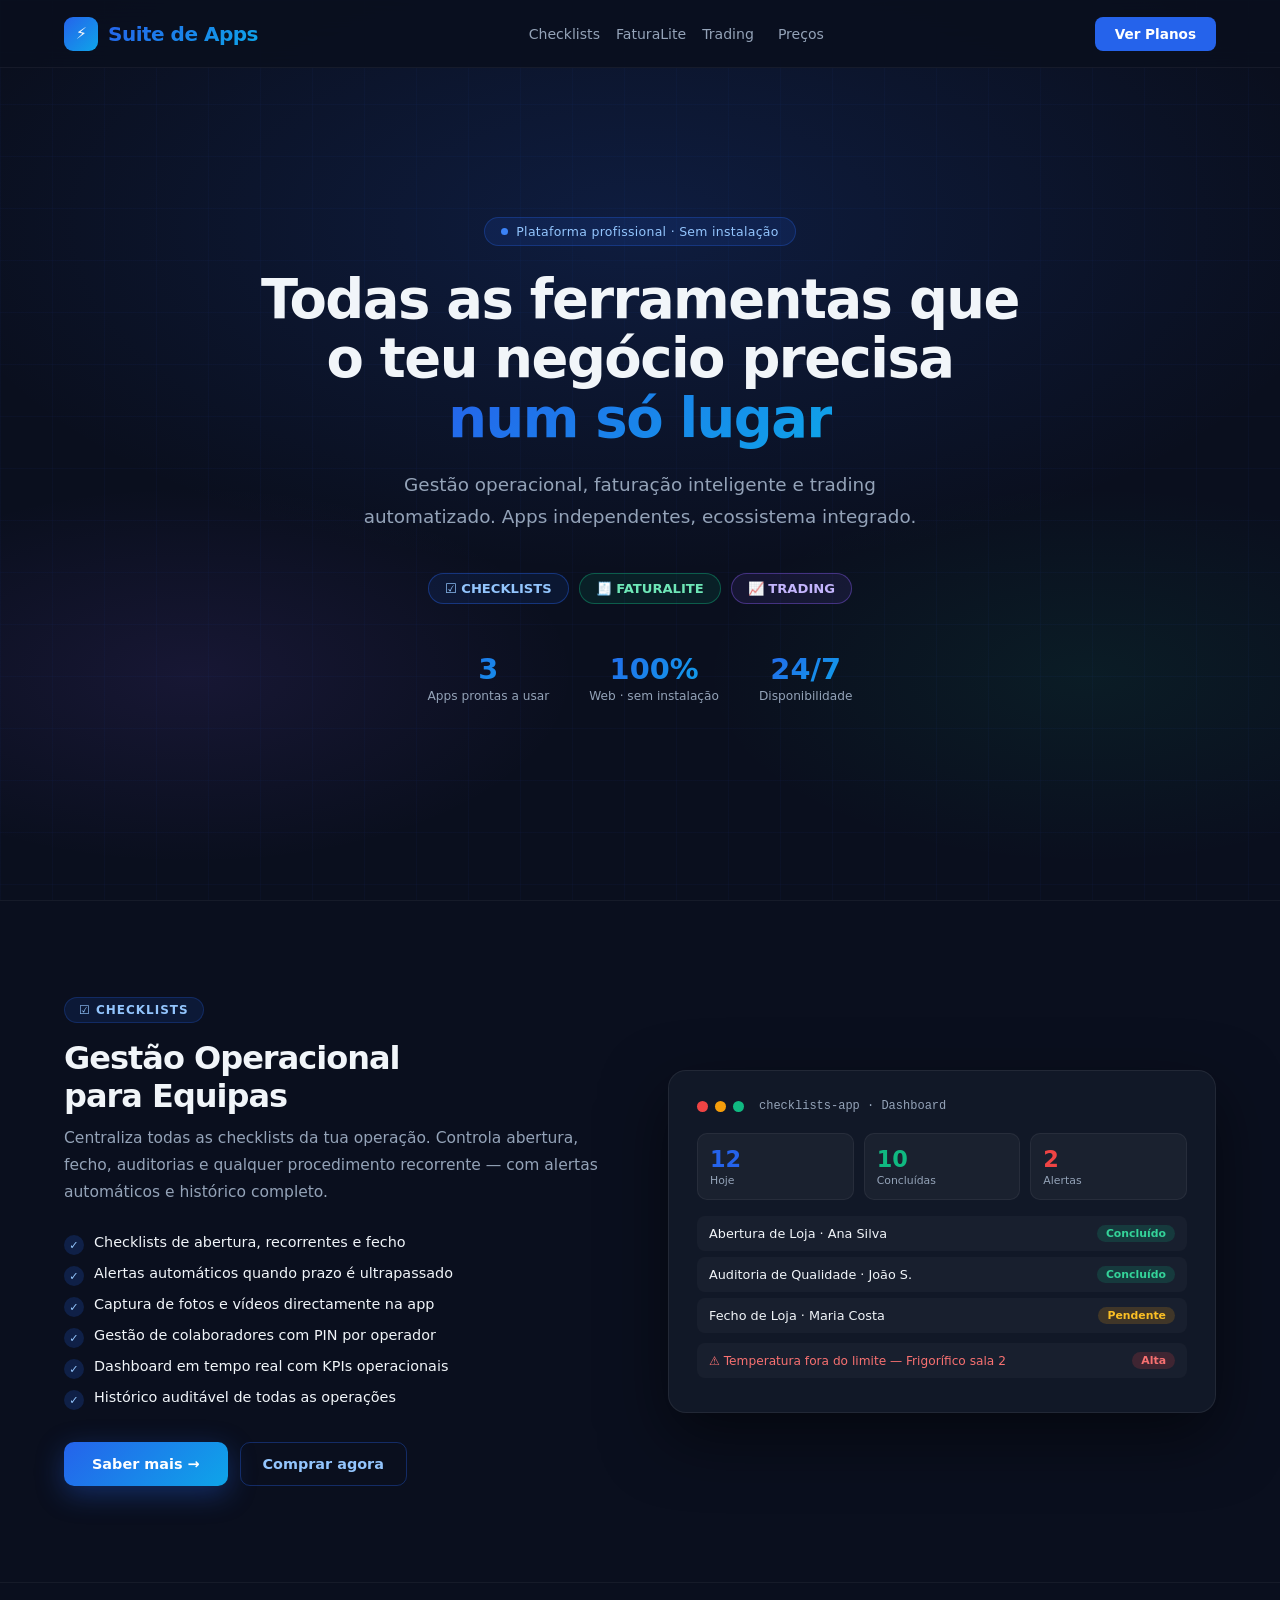
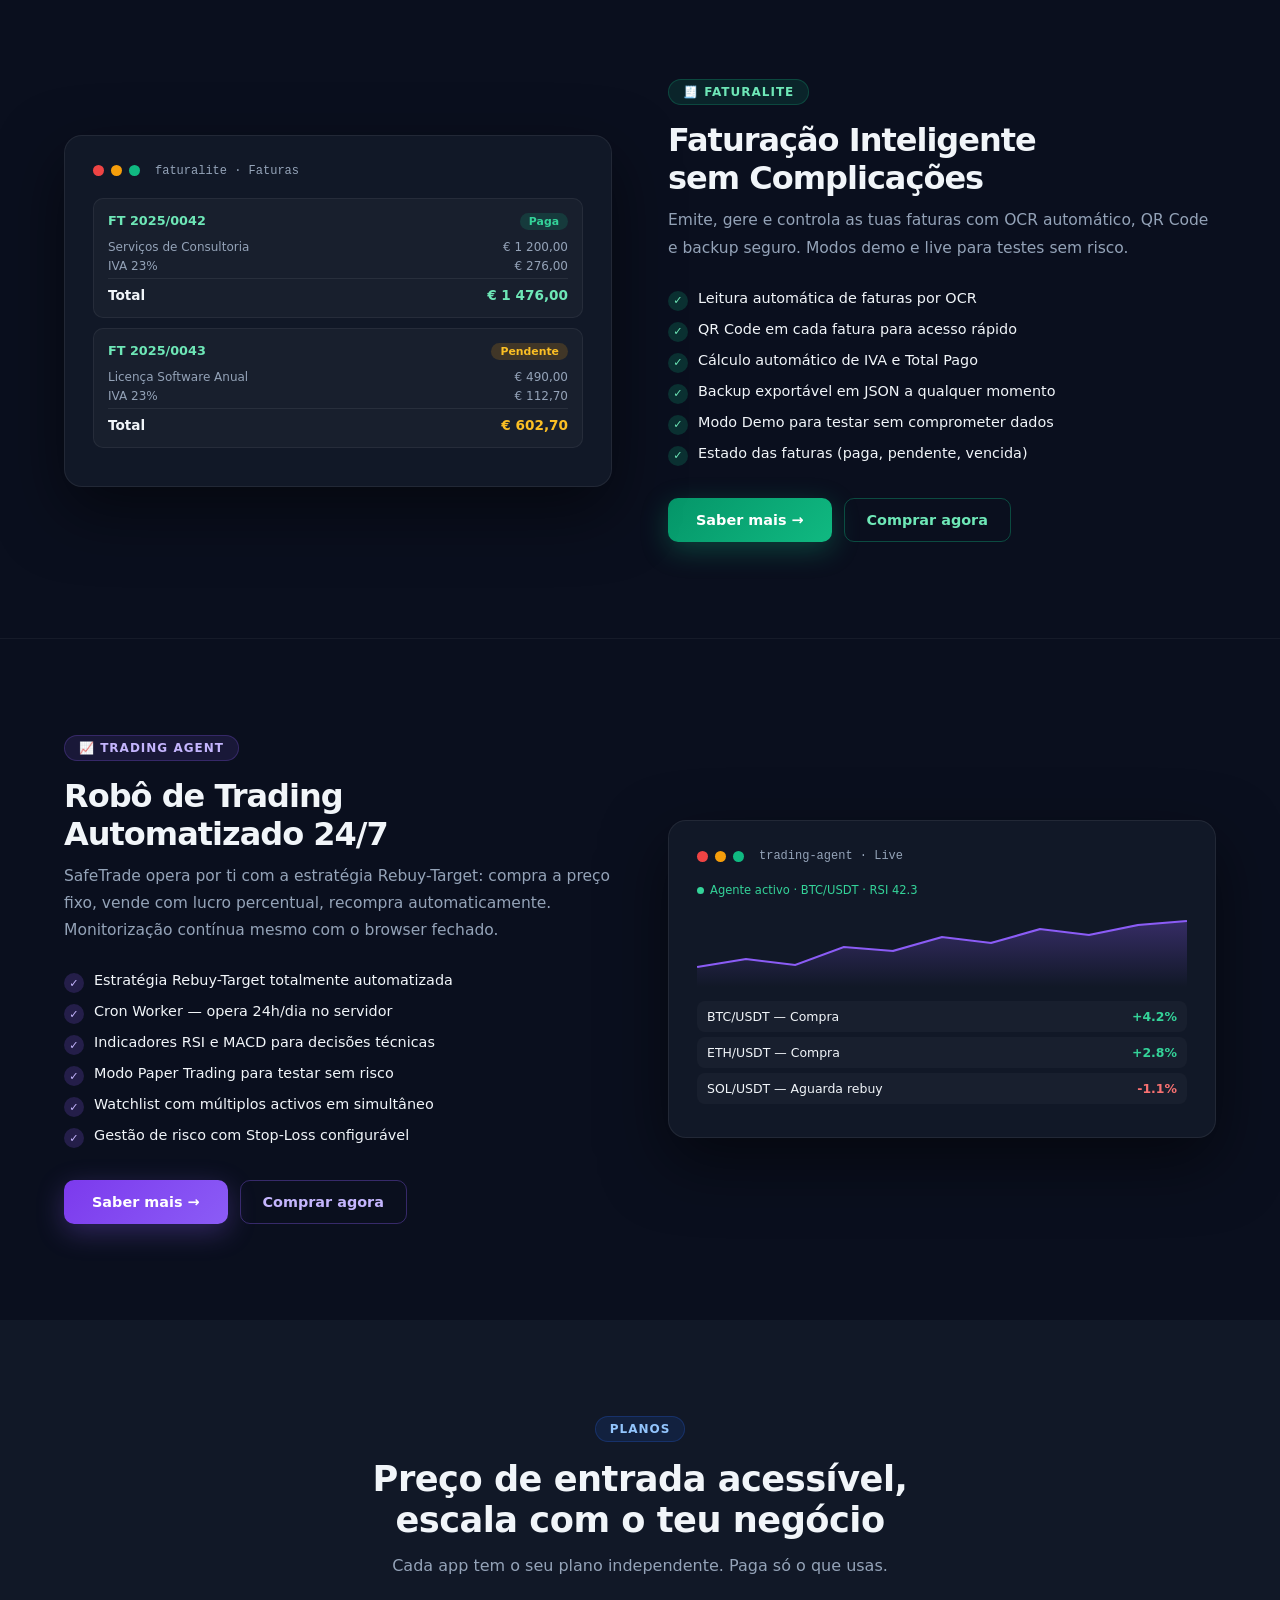
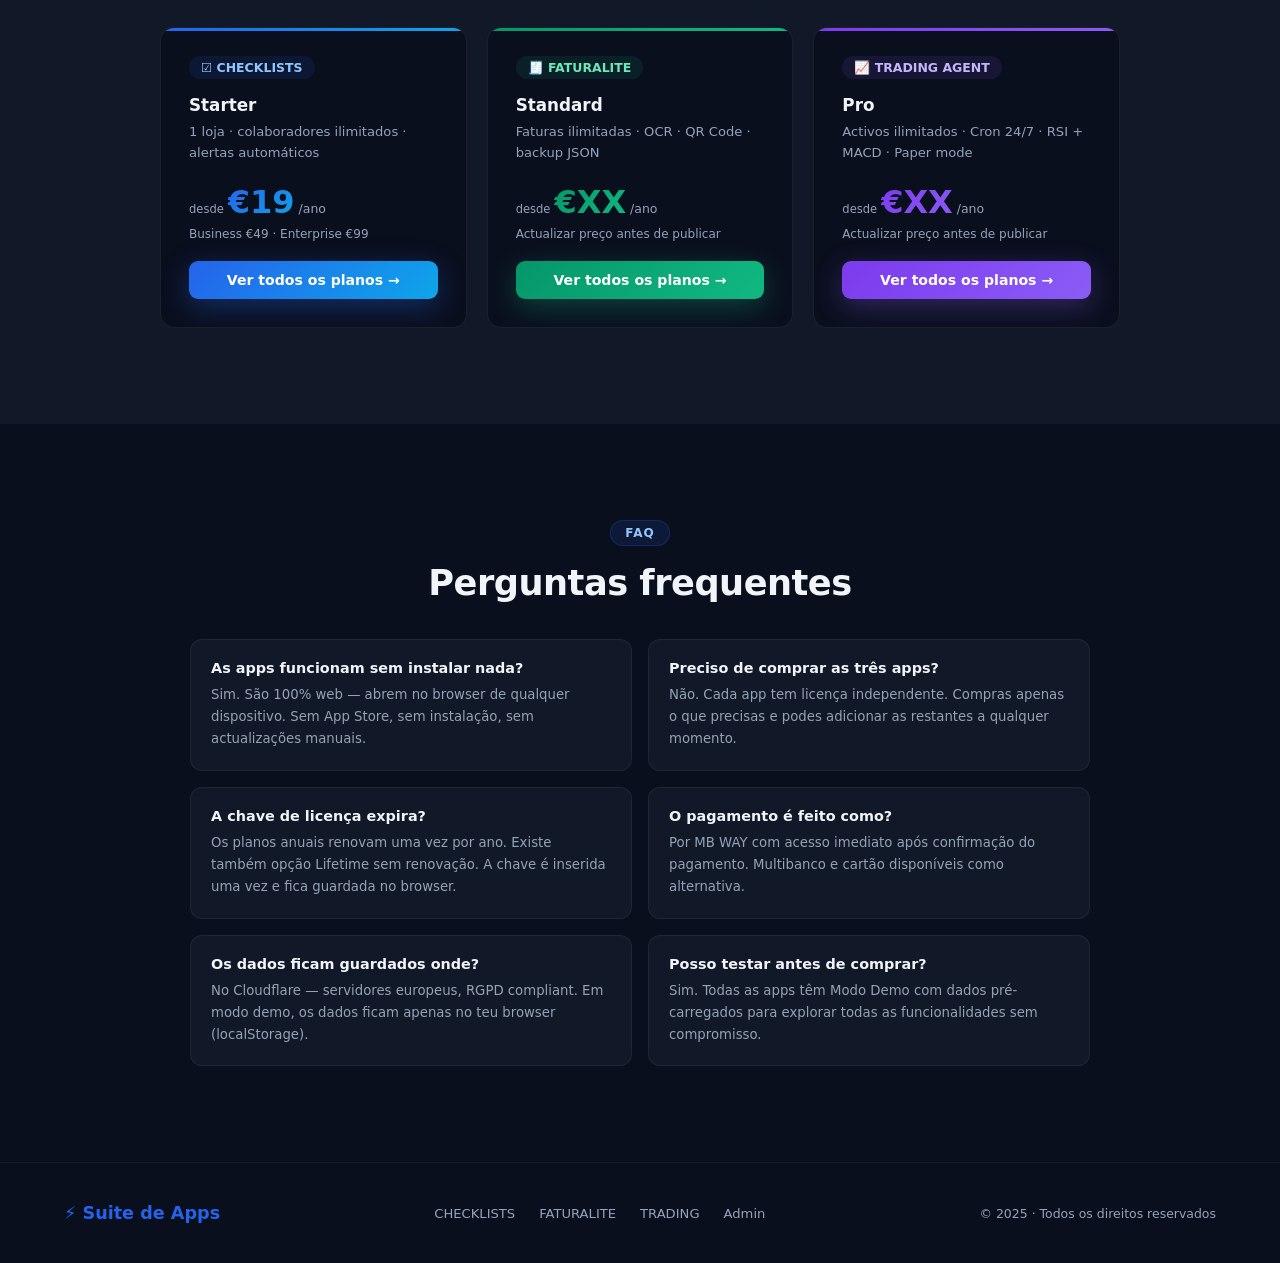
<file: index.html>
<!DOCTYPE html>
<html lang="pt">
<head>
<meta charset="UTF-8">
<meta name="viewport" content="width=device-width, initial-scale=1.0">
<title>Suite de Apps — Ferramentas Profissionais para Negócios</title>
<meta name="description" content="Plataforma integrada de ferramentas profissionais: gestão operacional, faturação e trading automatizado.">
<style>
  :root {
    --primary: #2563eb;
    --primary-dark: #1d4ed8;
    --primary-light: #3b82f6;
    --secondary: #0ea5e9;
    --success: #10b981;
    --warning: #f59e0b;
    --purple: #8b5cf6;
    --dark: #0a0f1e;
    --dark2: #111827;
    --dark3: #1f2937;
    --text: #f1f5f9;
    --text-muted: #94a3b8;
    --border: #1e293b;
    --radius: 14px;
    --font: 'Segoe UI', system-ui, sans-serif;
    --grad-blue:   linear-gradient(135deg, #2563eb 0%, #0ea5e9 100%);
    --grad-green:  linear-gradient(135deg, #059669 0%, #10b981 100%);
    --grad-purple: linear-gradient(135deg, #7c3aed 0%, #8b5cf6 100%);
  }
  * { box-sizing: border-box; margin: 0; padding: 0; }
  html { scroll-behavior: smooth; }
  body { font-family: var(--font); background: var(--dark); color: var(--text); overflow-x: hidden; }

  /* ── NAV ── */
  nav {
    position: fixed; top: 0; left: 0; right: 0; z-index: 100;
    padding: 0 5vw; height: 68px;
    display: flex; align-items: center; justify-content: space-between;
    background: rgba(10,15,30,0.88); backdrop-filter: blur(18px);
    border-bottom: 1px solid rgba(255,255,255,0.05);
  }
  .nav-logo {
    font-size: 1.25rem; font-weight: 800; letter-spacing: -0.5px;
    display: flex; align-items: center; gap: 10px;
  }
  .nav-logo-icon {
    width: 34px; height: 34px; border-radius: 9px;
    background: var(--grad-blue);
    display: flex; align-items: center; justify-content: center;
    font-size: 1rem;
  }
  .nav-logo-text { background: var(--grad-blue); -webkit-background-clip: text; -webkit-text-fill-color: transparent; background-clip: text; }
  .nav-links { display: flex; gap: 24px; align-items: center; }
  .nav-links a { color: var(--text-muted); font-size: 0.88rem; text-decoration: none; transition: color .2s; }
  .nav-links a:hover { color: var(--text); }
  .nav-apps-links { display: flex; gap: 16px; align-items: center; }
  .nav-apps-links a { color: var(--text-muted); font-size: 0.88rem; text-decoration: none; transition: color .2s; }
  .nav-apps-links a:hover { color: var(--text); }
  .nav-cta { padding: 9px 20px; background: var(--primary); color: #fff; border-radius: 8px; font-size: 0.85rem; font-weight: 600; text-decoration: none; transition: background .2s; }
  .nav-cta:hover { background: var(--primary-dark); }
  @media (max-width: 720px) { .nav-links { display: none; } .nav-apps-links { display: none; } }

  /* ── HERO ── */
  .hero {
    min-height: 100vh; display: flex; align-items: center; justify-content: center;
    padding: 100px 5vw 80px; text-align: center; position: relative; overflow: hidden;
  }
  .hero-bg {
    position: absolute; inset: 0;
    background:
      radial-gradient(ellipse 80% 55% at 50% 25%, rgba(37,99,235,0.16) 0%, transparent 70%),
      radial-gradient(ellipse 50% 35% at 15% 75%, rgba(139,92,246,0.10) 0%, transparent 60%),
      radial-gradient(ellipse 50% 35% at 85% 75%, rgba(16,185,129,0.08) 0%, transparent 60%);
  }
  .hero-grid {
    position: absolute; inset: 0;
    background-image:
      linear-gradient(rgba(37,99,235,0.04) 1px, transparent 1px),
      linear-gradient(90deg, rgba(37,99,235,0.04) 1px, transparent 1px);
    background-size: 52px 52px;
  }
  .hero-content { position: relative; max-width: 820px; }
  .hero-badge {
    display: inline-flex; align-items: center; gap: 8px;
    padding: 6px 16px; background: rgba(37,99,235,0.12);
    border: 1px solid rgba(37,99,235,0.3); border-radius: 20px;
    font-size: 0.78rem; color: #93c5fd; margin-bottom: 24px; letter-spacing: 0.3px;
  }
  .badge-dot { width: 7px; height: 7px; background: var(--primary-light); border-radius: 50%; animation: blink 2s infinite; }
  @keyframes blink { 0%,100%{opacity:1} 50%{opacity:.3} }
  .hero h1 { font-size: clamp(2rem, 5vw, 3.4rem); font-weight: 900; line-height: 1.1; letter-spacing: -1.5px; margin-bottom: 20px; }
  .hero h1 .grad { background: var(--grad-blue); -webkit-background-clip: text; -webkit-text-fill-color: transparent; background-clip: text; }
  .hero-sub { font-size: clamp(1rem, 2vw, 1.15rem); color: var(--text-muted); max-width: 580px; margin: 0 auto 40px; line-height: 1.75; }
  .hero-apps-pills { display: flex; gap: 10px; justify-content: center; flex-wrap: wrap; margin-bottom: 48px; }
  .app-pill {
    display: inline-flex; align-items: center; gap: 7px;
    padding: 7px 16px; border-radius: 20px; font-size: 0.82rem; font-weight: 600;
    border: 1px solid; cursor: pointer; text-decoration: none; transition: all .2s;
  }
  .pill-blue  { color: #93c5fd; border-color: rgba(37,99,235,0.4);  background: rgba(37,99,235,0.1);  }
  .pill-green { color: #6ee7b7; border-color: rgba(16,185,129,0.4); background: rgba(16,185,129,0.1); }
  .pill-purple{ color: #c4b5fd; border-color: rgba(139,92,246,0.4); background: rgba(139,92,246,0.1); }
  .app-pill:hover { transform: translateY(-1px); filter: brightness(1.1); }
  .hero-stats { display: flex; gap: 40px; justify-content: center; flex-wrap: wrap; }
  .stat { text-align: center; }
  .stat-val { font-size: 1.8rem; font-weight: 800; background: var(--grad-blue); -webkit-background-clip: text; -webkit-text-fill-color: transparent; background-clip: text; }
  .stat-lbl { font-size: 0.76rem; color: var(--text-muted); margin-top: 3px; }

  /* ── SECTION ── */
  section { padding: 96px 5vw; }
  .section-tag {
    display: inline-flex; align-items: center; gap: 8px;
    padding: 5px 14px; border-radius: 20px; font-size: 0.75rem; font-weight: 700;
    letter-spacing: 1px; text-transform: uppercase; margin-bottom: 16px;
  }
  .tag-blue   { background: rgba(37,99,235,0.12);  color: #93c5fd;  border: 1px solid rgba(37,99,235,0.25);  }
  .tag-green  { background: rgba(16,185,129,0.12); color: #6ee7b7;  border: 1px solid rgba(16,185,129,0.25); }
  .tag-purple { background: rgba(139,92,246,0.12); color: #c4b5fd;  border: 1px solid rgba(139,92,246,0.25); }
  .section-title { font-size: clamp(1.5rem, 3vw, 2.2rem); font-weight: 800; letter-spacing: -0.5px; margin-bottom: 12px; }
  .section-sub { font-size: 1rem; color: var(--text-muted); max-width: 560px; line-height: 1.7; margin-bottom: 48px; }

  /* ── APP CARD FULL ── */
  .app-section { border-top: 1px solid rgba(255,255,255,0.05); }
  .app-layout { display: grid; grid-template-columns: 1fr 1fr; gap: 56px; align-items: center; max-width: 1200px; margin: 0 auto; }
  .app-layout.reverse { direction: rtl; }
  .app-layout.reverse > * { direction: ltr; }
  @media (max-width: 860px) { .app-layout, .app-layout.reverse { grid-template-columns: 1fr; direction: ltr; gap: 36px; } }

  .app-info {}
  .app-title { font-size: 2rem; font-weight: 900; letter-spacing: -1px; margin-bottom: 10px; }
  .app-desc  { color: var(--text-muted); font-size: 0.97rem; line-height: 1.75; margin-bottom: 28px; }
  .features-list { list-style: none; display: flex; flex-direction: column; gap: 10px; margin-bottom: 32px; }
  .features-list li { display: flex; align-items: flex-start; gap: 10px; font-size: 0.9rem; color: var(--text-muted); }
  .feat-check { width: 20px; height: 20px; border-radius: 50%; display: flex; align-items: center; justify-content: center; font-size: 0.7rem; flex-shrink: 0; margin-top: 1px; }
  .check-blue   { background: rgba(37,99,235,0.2);  color: #93c5fd;  }
  .check-green  { background: rgba(16,185,129,0.2); color: #6ee7b7;  }
  .check-purple { background: rgba(139,92,246,0.2); color: #c4b5fd;  }
  .features-list li span { color: var(--text); }
  .app-actions { display: flex; gap: 12px; flex-wrap: wrap; }
  .btn-app-primary {
    padding: 13px 28px; border: none; border-radius: 10px; font-size: 0.9rem; font-weight: 700;
    cursor: pointer; text-decoration: none; display: inline-flex; align-items: center; gap: 7px;
    transition: transform .15s, box-shadow .15s; color: #fff;
  }
  .btn-app-primary:hover { transform: translateY(-2px); }
  .bg-blue   { background: var(--grad-blue);   box-shadow: 0 8px 28px rgba(37,99,235,0.35);   }
  .bg-green  { background: var(--grad-green);  box-shadow: 0 8px 28px rgba(16,185,129,0.30);  }
  .bg-purple { background: var(--grad-purple); box-shadow: 0 8px 28px rgba(139,92,246,0.30);  }
  .bg-blue:hover   { box-shadow: 0 12px 36px rgba(37,99,235,0.45); }
  .bg-green:hover  { box-shadow: 0 12px 36px rgba(16,185,129,0.40); }
  .bg-purple:hover { box-shadow: 0 12px 36px rgba(139,92,246,0.40); }
  .btn-app-ghost {
    padding: 13px 22px; background: transparent; border-radius: 10px; font-size: 0.9rem;
    font-weight: 600; cursor: pointer; text-decoration: none; transition: all .2s;
    display: inline-flex; align-items: center; gap: 7px;
  }
  .ghost-blue   { color: #93c5fd; border: 1px solid rgba(37,99,235,0.35); }
  .ghost-green  { color: #6ee7b7; border: 1px solid rgba(16,185,129,0.35); }
  .ghost-purple { color: #c4b5fd; border: 1px solid rgba(139,92,246,0.35); }
  .ghost-blue:hover   { background: rgba(37,99,235,0.08);  }
  .ghost-green:hover  { background: rgba(16,185,129,0.08); }
  .ghost-purple:hover { background: rgba(139,92,246,0.08); }

  /* ── APP VISUAL ── */
  .app-visual {
    border-radius: 18px; overflow: hidden;
    border: 1px solid rgba(255,255,255,0.07);
    background: var(--dark2);
    box-shadow: 0 24px 64px rgba(0,0,0,0.5);
    padding: 28px;
  }
  .visual-bar { display: flex; align-items: center; gap: 7px; margin-bottom: 20px; }
  .dot { width: 11px; height: 11px; border-radius: 50%; }
  .dot-r { background: #ef4444; } .dot-y { background: #f59e0b; } .dot-g { background: #10b981; }
  .visual-title { font-size: 0.75rem; color: var(--text-muted); margin-left: 8px; font-family: monospace; }

  /* Checklist mock */
  .mock-kpi-row { display: grid; grid-template-columns: repeat(3,1fr); gap: 10px; margin-bottom: 16px; }
  .mock-kpi { background: rgba(255,255,255,0.04); border: 1px solid rgba(255,255,255,0.06); border-radius: 10px; padding: 12px; }
  .mock-kpi-val { font-size: 1.4rem; font-weight: 800; }
  .mock-kpi-lbl { font-size: 0.68rem; color: var(--text-muted); margin-top: 2px; }
  .mock-row { display: flex; align-items: center; justify-content: space-between; padding: 9px 12px; background: rgba(255,255,255,0.03); border-radius: 8px; margin-bottom: 6px; font-size: 0.8rem; }
  .mock-badge { padding: 2px 9px; border-radius: 10px; font-size: 0.68rem; font-weight: 700; }
  .mock-ok  { background: rgba(16,185,129,0.18); color: #34d399; }
  .mock-pend{ background: rgba(245,158,11,0.18); color: #fbbf24; }
  .mock-alto{ background: rgba(239,68,68,0.18);  color: #f87171; }

  /* Fatura mock */
  .mock-invoice { background: rgba(255,255,255,0.03); border: 1px solid rgba(255,255,255,0.06); border-radius: 10px; padding: 14px; margin-bottom: 10px; }
  .mock-invoice-header { display: flex; justify-content: space-between; margin-bottom: 10px; font-size: 0.8rem; }
  .mock-invoice-num { font-weight: 700; color: #6ee7b7; }
  .mock-invoice-line { display: flex; justify-content: space-between; font-size: 0.75rem; color: var(--text-muted); margin-bottom: 5px; }
  .mock-invoice-total { display: flex; justify-content: space-between; font-size: 0.85rem; font-weight: 700; padding-top: 8px; border-top: 1px solid rgba(255,255,255,0.07); }

  /* Trading mock */
  .mock-chart-area { height: 80px; position: relative; margin-bottom: 14px; }
  .mock-chart-svg { width: 100%; height: 100%; }
  .mock-trade-row { display: flex; align-items: center; justify-content: space-between; padding: 8px 10px; background: rgba(255,255,255,0.03); border-radius: 8px; margin-bottom: 5px; font-size: 0.78rem; }
  .mock-pos  { color: #34d399; font-weight: 700; }
  .mock-neg  { color: #f87171; font-weight: 700; }
  .mock-live { display: flex; align-items: center; gap: 6px; font-size: 0.72rem; color: #34d399; margin-bottom: 10px; }
  .live-dot  { width: 7px; height: 7px; border-radius: 50%; background: #34d399; animation: blink 1.5s infinite; }

  /* ── APP SECTION DINAMICA ── */
  .dyn-app-section { border-top: 1px solid rgba(255,255,255,0.05); padding: 96px 5vw; }
  .dyn-app-layout { display: grid; grid-template-columns: 1fr 1fr; gap: 56px; align-items: center; max-width: 1200px; margin: 0 auto; }
  @media (max-width: 860px) { .dyn-app-layout { grid-template-columns: 1fr; gap: 36px; } }
  .dyn-app-visual-placeholder {
    border-radius: 18px; border: 1px solid rgba(255,255,255,0.07);
    background: var(--dark2); box-shadow: 0 24px 64px rgba(0,0,0,0.5);
    padding: 40px 28px; display: flex; align-items: center; justify-content: center;
    min-height: 220px; font-size: 3rem; color: rgba(255,255,255,0.08);
  }

  /* ── PRICING OVERVIEW ── */
  .pricing-section { background: var(--dark2); }
  .pricing-grid { display: grid; grid-template-columns: repeat(auto-fit, minmax(280px, 1fr)); gap: 20px; max-width: 960px; margin: 0 auto; }
  .pricing-card {
    background: var(--dark); border: 1px solid rgba(255,255,255,0.07);
    border-radius: var(--radius); padding: 28px; position: relative; overflow: hidden;
    transition: transform .2s, box-shadow .2s;
  }
  .pricing-card:hover { transform: translateY(-3px); box-shadow: 0 16px 48px rgba(0,0,0,0.4); }
  .pricing-card::before { content: ''; position: absolute; top: 0; left: 0; right: 0; height: 3px; }
  .pc-blue::before   { background: var(--grad-blue);   }
  .pc-green::before  { background: var(--grad-green);  }
  .pc-purple::before { background: var(--grad-purple); }
  .pc-app-badge { display: inline-flex; align-items: center; gap: 7px; font-size: 0.78rem; font-weight: 700; padding: 4px 12px; border-radius: 20px; margin-bottom: 16px; }
  .pc-title { font-size: 1.05rem; font-weight: 700; margin-bottom: 6px; }
  .pc-desc  { font-size: 0.82rem; color: var(--text-muted); margin-bottom: 20px; line-height: 1.6; }
  .pc-price { display: flex; align-items: baseline; gap: 4px; margin-bottom: 6px; }
  .pc-from  { font-size: 0.72rem; color: var(--text-muted); }
  .pc-amount{ font-size: 2rem; font-weight: 900; }
  .pc-period{ font-size: 0.78rem; color: var(--text-muted); }
  .pc-cta {
    display: block; width: 100%; padding: 11px; border-radius: 9px; border: none;
    font-size: 0.88rem; font-weight: 700; cursor: pointer; text-decoration: none;
    text-align: center; transition: all .2s; margin-top: 20px; color: #fff;
  }

  /* ── FAQ COMPACT ── */
  .faq-grid { display: grid; grid-template-columns: 1fr 1fr; gap: 16px; max-width: 900px; margin: 0 auto; }
  @media (max-width: 720px) { .faq-grid { grid-template-columns: 1fr; } }
  .faq-item { background: var(--dark2); border: 1px solid rgba(255,255,255,0.06); border-radius: 12px; padding: 20px; }
  .faq-q { font-size: 0.9rem; font-weight: 700; margin-bottom: 8px; }
  .faq-a { font-size: 0.83rem; color: var(--text-muted); line-height: 1.65; }

  /* ── FOOTER ── */
  footer {
    border-top: 1px solid rgba(255,255,255,0.05);
    padding: 40px 5vw; display: flex; align-items: center;
    justify-content: space-between; flex-wrap: wrap;
    gap: 16px;
  }
  .footer-logo { font-size: 1.1rem; font-weight: 800; color: var(--primary); }
  .footer-links { display: flex; gap: 24px; flex-wrap: wrap; }
  .footer-links a { font-size: 0.82rem; color: var(--text-muted); text-decoration: none; transition: color .2s; }
  .footer-links a:hover { color: var(--text); }
  .footer-copy { font-size: 0.78rem; color: var(--text-muted); }

  /* ── RESPONSIVE ── */
  @media (max-width: 600px) {
    section { padding: 64px 5vw; }
    .hero { padding: 90px 5vw 60px; }
    .hero-stats { gap: 24px; }
    .app-actions { flex-direction: column; }
    .app-actions a { text-align: center; justify-content: center; }
    .pricing-grid { grid-template-columns: 1fr; }
  }
</style>
</head>
<body>

<!-- NAV -->
<nav>
  <div class="nav-logo">
    <div class="nav-logo-icon">⚡</div>
    <span class="nav-logo-text">Suite de Apps</span>
  </div>
  <div class="nav-links">
    <!-- links de apps gerados dinamicamente -->
    <div id="navAppsLinks" class="nav-apps-links">
      <a href="#checklists">Checklists</a>
      <a href="#faturalite">FaturaLite</a>
      <a href="#trading">Trading</a>
    </div>
    <a href="#precos">Preços</a>
  </div>
  <a href="#precos" class="nav-cta">Ver Planos</a>
</nav>

<!-- HERO -->
<div class="hero">
  <div class="hero-bg"></div>
  <div class="hero-grid"></div>
  <div class="hero-content">
    <div class="hero-badge">
      <div class="badge-dot"></div>
      Plataforma profissional · Sem instalação
    </div>
    <h1>Todas as ferramentas que<br>o teu negócio precisa<br><span class="grad">num só lugar</span></h1>
    <p class="hero-sub">Gestão operacional, faturação inteligente e trading automatizado. Apps independentes, ecossistema integrado.</p>
    <!-- Pills geradas dinamicamente -->
    <div class="hero-apps-pills" id="appPills">
      <a href="#checklists" class="app-pill pill-blue">☑ CHECKLISTS</a>
      <a href="#faturalite" class="app-pill pill-green">🧾 FATURALITE</a>
      <a href="#trading"    class="app-pill pill-purple">📈 TRADING</a>
    </div>
    <div class="hero-stats">
      <div class="stat"><div class="stat-val" id="statAppsCount">3</div><div class="stat-lbl">Apps prontas a usar</div></div>
      <div class="stat"><div class="stat-val">100%</div><div class="stat-lbl">Web · sem instalação</div></div>
      <div class="stat"><div class="stat-val">24/7</div><div class="stat-lbl">Disponibilidade</div></div>
    </div>
  </div>
</div>

<!-- ── APPS CONTAINER (dinâmico) ── -->
<div id="appsContainer">
  <!-- spinner enquanto carrega -->
  <div id="appsLoading" style="text-align:center;padding:80px;color:#94a3b8;font-size:0.9rem;letter-spacing:0.5px;">
    A carregar apps…
  </div>

  <!-- ── FALLBACK ESTÁTICO (visível quando WORKER_URL vazio) ── -->
  <div id="appsFallback" style="display:none;">

    <!-- APP 1: CHECKLISTS -->
    <section id="checklists" class="app-section">
      <div class="app-layout">
        <div class="app-info">
          <div class="section-tag tag-blue">☑ CHECKLISTS</div>
          <h2 class="app-title">Gestão Operacional<br>para Equipas</h2>
          <p class="app-desc">Centraliza todas as checklists da tua operação. Controla abertura, fecho, auditorias e qualquer procedimento recorrente — com alertas automáticos e histórico completo.</p>
          <ul class="features-list">
            <li><div class="feat-check check-blue">✓</div><span>Checklists de abertura, recorrentes e fecho</span></li>
            <li><div class="feat-check check-blue">✓</div><span>Alertas automáticos quando prazo é ultrapassado</span></li>
            <li><div class="feat-check check-blue">✓</div><span>Captura de fotos e vídeos directamente na app</span></li>
            <li><div class="feat-check check-blue">✓</div><span>Gestão de colaboradores com PIN por operador</span></li>
            <li><div class="feat-check check-blue">✓</div><span>Dashboard em tempo real com KPIs operacionais</span></li>
            <li><div class="feat-check check-blue">✓</div><span>Histórico auditável de todas as operações</span></li>
          </ul>
          <div class="app-actions">
            <a href="produto.html?app=checklists" class="btn-app-primary bg-blue">Saber mais →</a>
            <a href="checkout.html?app=checklists&plan=annual" class="btn-app-ghost ghost-blue">Comprar agora</a>
          </div>
        </div>
        <div class="app-visual">
          <div class="visual-bar">
            <div class="dot dot-r"></div><div class="dot dot-y"></div><div class="dot dot-g"></div>
            <span class="visual-title">checklists-app · Dashboard</span>
          </div>
          <div class="mock-kpi-row">
            <div class="mock-kpi">
              <div class="mock-kpi-val" style="color:#2563eb">12</div>
              <div class="mock-kpi-lbl">Hoje</div>
            </div>
            <div class="mock-kpi">
              <div class="mock-kpi-val" style="color:#10b981">10</div>
              <div class="mock-kpi-lbl">Concluídas</div>
            </div>
            <div class="mock-kpi">
              <div class="mock-kpi-val" style="color:#ef4444">2</div>
              <div class="mock-kpi-lbl">Alertas</div>
            </div>
          </div>
          <div class="mock-row"><span>Abertura de Loja · Ana Silva</span><span class="mock-badge mock-ok">Concluído</span></div>
          <div class="mock-row"><span>Auditoria de Qualidade · João S.</span><span class="mock-badge mock-ok">Concluído</span></div>
          <div class="mock-row"><span>Fecho de Loja · Maria Costa</span><span class="mock-badge mock-pend">Pendente</span></div>
          <div class="mock-row" style="margin-top:10px;"><span style="color:#f87171;font-size:0.76rem;">⚠ Temperatura fora do limite — Frigorífico sala 2</span><span class="mock-badge mock-alto">Alta</span></div>
        </div>
      </div>
    </section>

    <!-- APP 2: FATURALITE -->
    <section id="faturalite" class="app-section">
      <div class="app-layout reverse">
        <div class="app-info">
          <div class="section-tag tag-green">🧾 FATURALITE</div>
          <h2 class="app-title">Faturação Inteligente<br>sem Complicações</h2>
          <p class="app-desc">Emite, gere e controla as tuas faturas com OCR automático, QR Code e backup seguro. Modos demo e live para testes sem risco.</p>
          <ul class="features-list">
            <li><div class="feat-check check-green">✓</div><span>Leitura automática de faturas por OCR</span></li>
            <li><div class="feat-check check-green">✓</div><span>QR Code em cada fatura para acesso rápido</span></li>
            <li><div class="feat-check check-green">✓</div><span>Cálculo automático de IVA e Total Pago</span></li>
            <li><div class="feat-check check-green">✓</div><span>Backup exportável em JSON a qualquer momento</span></li>
            <li><div class="feat-check check-green">✓</div><span>Modo Demo para testar sem comprometer dados</span></li>
            <li><div class="feat-check check-green">✓</div><span>Estado das faturas (paga, pendente, vencida)</span></li>
          </ul>
          <div class="app-actions">
            <a href="produto.html?app=faturalite" class="btn-app-primary bg-green">Saber mais →</a>
            <a href="checkout.html?app=faturalite&plan=annual" class="btn-app-ghost ghost-green">Comprar agora</a>
          </div>
        </div>
        <div class="app-visual">
          <div class="visual-bar">
            <div class="dot dot-r"></div><div class="dot dot-y"></div><div class="dot dot-g"></div>
            <span class="visual-title">faturalite · Faturas</span>
          </div>
          <div class="mock-invoice">
            <div class="mock-invoice-header">
              <span class="mock-invoice-num">FT 2025/0042</span>
              <span class="mock-badge mock-ok">Paga</span>
            </div>
            <div class="mock-invoice-line"><span>Serviços de Consultoria</span><span>€ 1 200,00</span></div>
            <div class="mock-invoice-line"><span>IVA 23%</span><span>€ 276,00</span></div>
            <div class="mock-invoice-total"><span>Total</span><span style="color:#6ee7b7">€ 1 476,00</span></div>
          </div>
          <div class="mock-invoice">
            <div class="mock-invoice-header">
              <span class="mock-invoice-num">FT 2025/0043</span>
              <span class="mock-badge mock-pend">Pendente</span>
            </div>
            <div class="mock-invoice-line"><span>Licença Software Anual</span><span>€ 490,00</span></div>
            <div class="mock-invoice-line"><span>IVA 23%</span><span>€ 112,70</span></div>
            <div class="mock-invoice-total"><span>Total</span><span style="color:#fbbf24">€ 602,70</span></div>
          </div>
        </div>
      </div>
    </section>

    <!-- APP 3: TRADING -->
    <section id="trading" class="app-section">
      <div class="app-layout">
        <div class="app-info">
          <div class="section-tag tag-purple">📈 TRADING AGENT</div>
          <h2 class="app-title">Robô de Trading<br>Automatizado 24/7</h2>
          <p class="app-desc">SafeTrade opera por ti com a estratégia Rebuy-Target: compra a preço fixo, vende com lucro percentual, recompra automaticamente. Monitorização contínua mesmo com o browser fechado.</p>
          <ul class="features-list">
            <li><div class="feat-check check-purple">✓</div><span>Estratégia Rebuy-Target totalmente automatizada</span></li>
            <li><div class="feat-check check-purple">✓</div><span>Cron Worker — opera 24h/dia no servidor</span></li>
            <li><div class="feat-check check-purple">✓</div><span>Indicadores RSI e MACD para decisões técnicas</span></li>
            <li><div class="feat-check check-purple">✓</div><span>Modo Paper Trading para testar sem risco</span></li>
            <li><div class="feat-check check-purple">✓</div><span>Watchlist com múltiplos activos em simultâneo</span></li>
            <li><div class="feat-check check-purple">✓</div><span>Gestão de risco com Stop-Loss configurável</span></li>
          </ul>
          <div class="app-actions">
            <a href="produto.html?app=trading" class="btn-app-primary bg-purple">Saber mais →</a>
            <a href="checkout.html?app=trading&plan=annual" class="btn-app-ghost ghost-purple">Comprar agora</a>
          </div>
        </div>
        <div class="app-visual">
          <div class="visual-bar">
            <div class="dot dot-r"></div><div class="dot dot-y"></div><div class="dot dot-g"></div>
            <span class="visual-title">trading-agent · Live</span>
          </div>
          <div class="mock-live"><div class="live-dot"></div> Agente activo · BTC/USDT · RSI 42.3</div>
          <div class="mock-chart-area">
            <svg class="mock-chart-svg" viewBox="0 0 300 80" preserveAspectRatio="none">
              <defs>
                <linearGradient id="cg" x1="0" y1="0" x2="0" y2="1">
                  <stop offset="0%" stop-color="#8b5cf6" stop-opacity="0.3"/>
                  <stop offset="100%" stop-color="#8b5cf6" stop-opacity="0"/>
                </linearGradient>
              </defs>
              <path d="M0,60 L30,52 L60,58 L90,40 L120,44 L150,30 L180,36 L210,22 L240,28 L270,18 L300,14 L300,80 L0,80 Z" fill="url(#cg)"/>
              <path d="M0,60 L30,52 L60,58 L90,40 L120,44 L150,30 L180,36 L210,22 L240,28 L270,18 L300,14" fill="none" stroke="#8b5cf6" stroke-width="2"/>
            </svg>
          </div>
          <div class="mock-trade-row"><span>BTC/USDT — Compra</span><span class="mock-pos">+4.2%</span></div>
          <div class="mock-trade-row"><span>ETH/USDT — Compra</span><span class="mock-pos">+2.8%</span></div>
          <div class="mock-trade-row"><span>SOL/USDT — Aguarda rebuy</span><span class="mock-neg">-1.1%</span></div>
        </div>
      </div>
    </section>

  </div><!-- /#appsFallback -->
</div><!-- /#appsContainer -->

<!-- ── PREÇOS RESUMO ── -->
<section id="precos" class="pricing-section">
  <div style="max-width:900px; margin:0 auto; text-align:center;">
    <div class="section-tag tag-blue" style="margin:0 auto 16px;">Planos</div>
    <h2 class="section-title">Preço de entrada acessível,<br>escala com o teu negócio</h2>
    <p class="section-sub" style="margin:0 auto 48px;">Cada app tem o seu plano independente. Paga só o que usas.</p>
  </div>
  <!-- Cards de preço gerados dinamicamente -->
  <div id="precosContainer" class="pricing-grid">

    <!-- FALLBACK ESTÁTICO: CHECKLISTS -->
    <div class="pricing-card pc-blue" data-app-fallback="checklists">
      <div class="pc-app-badge pill-blue">☑ CHECKLISTS</div>
      <div class="pc-title">Starter</div>
      <div class="pc-desc">1 loja · colaboradores ilimitados · alertas automáticos</div>
      <div class="pc-price">
        <span class="pc-from">desde</span>
        <span class="pc-amount" style="background:var(--grad-blue);-webkit-background-clip:text;-webkit-text-fill-color:transparent;background-clip:text;">€19</span>
        <span class="pc-period">/ano</span>
      </div>
      <div style="font-size:0.75rem;color:var(--text-muted);margin-top:4px;">Business €49 · Enterprise €99</div>
      <a href="produto.html?app=checklists#precos" class="pc-cta bg-blue">Ver todos os planos →</a>
    </div>

    <!-- FALLBACK ESTÁTICO: FATURALITE -->
    <div class="pricing-card pc-green" data-app-fallback="faturalite">
      <div class="pc-app-badge pill-green">🧾 FATURALITE</div>
      <div class="pc-title">Standard</div>
      <div class="pc-desc">Faturas ilimitadas · OCR · QR Code · backup JSON</div>
      <div class="pc-price">
        <span class="pc-from">desde</span>
        <span class="pc-amount" style="background:var(--grad-green);-webkit-background-clip:text;-webkit-text-fill-color:transparent;background-clip:text;">€XX</span>
        <span class="pc-period">/ano</span>
      </div>
      <div style="font-size:0.75rem;color:var(--text-muted);margin-top:4px;">Actualizar preço antes de publicar</div>
      <a href="produto.html?app=faturalite#precos" class="pc-cta bg-green">Ver todos os planos →</a>
    </div>

    <!-- FALLBACK ESTÁTICO: TRADING -->
    <div class="pricing-card pc-purple" data-app-fallback="trading">
      <div class="pc-app-badge pill-purple">📈 TRADING AGENT</div>
      <div class="pc-title">Pro</div>
      <div class="pc-desc">Activos ilimitados · Cron 24/7 · RSI + MACD · Paper mode</div>
      <div class="pc-price">
        <span class="pc-from">desde</span>
        <span class="pc-amount" style="background:var(--grad-purple);-webkit-background-clip:text;-webkit-text-fill-color:transparent;background-clip:text;">€XX</span>
        <span class="pc-period">/ano</span>
      </div>
      <div style="font-size:0.75rem;color:var(--text-muted);margin-top:4px;">Actualizar preço antes de publicar</div>
      <a href="produto.html?app=trading#precos" class="pc-cta bg-purple">Ver todos os planos →</a>
    </div>

  </div>
</section>

<!-- ── FAQ ── -->
<section>
  <div style="max-width:900px; margin:0 auto;">
    <div class="section-tag tag-blue" style="margin:0 auto 16px; display:table;">FAQ</div>
    <h2 class="section-title" style="text-align:center; margin-bottom:36px;">Perguntas frequentes</h2>
    <div class="faq-grid">
      <div class="faq-item">
        <div class="faq-q">As apps funcionam sem instalar nada?</div>
        <div class="faq-a">Sim. São 100% web — abrem no browser de qualquer dispositivo. Sem App Store, sem instalação, sem actualizações manuais.</div>
      </div>
      <div class="faq-item">
        <div class="faq-q">Preciso de comprar as três apps?</div>
        <div class="faq-a">Não. Cada app tem licença independente. Compras apenas o que precisas e podes adicionar as restantes a qualquer momento.</div>
      </div>
      <div class="faq-item">
        <div class="faq-q">A chave de licença expira?</div>
        <div class="faq-a">Os planos anuais renovam uma vez por ano. Existe também opção Lifetime sem renovação. A chave é inserida uma vez e fica guardada no browser.</div>
      </div>
      <div class="faq-item">
        <div class="faq-q">O pagamento é feito como?</div>
        <div class="faq-a">Por MB WAY com acesso imediato após confirmação do pagamento. Multibanco e cartão disponíveis como alternativa.</div>
      </div>
      <div class="faq-item">
        <div class="faq-q">Os dados ficam guardados onde?</div>
        <div class="faq-a">No Cloudflare — servidores europeus, RGPD compliant. Em modo demo, os dados ficam apenas no teu browser (localStorage).</div>
      </div>
      <div class="faq-item">
        <div class="faq-q">Posso testar antes de comprar?</div>
        <div class="faq-a">Sim. Todas as apps têm Modo Demo com dados pré-carregados para explorar todas as funcionalidades sem compromisso.</div>
      </div>
    </div>
  </div>
</section>

<!-- FOOTER -->
<footer>
  <div class="footer-logo">⚡ Suite de Apps</div>
  <div class="footer-links" id="footerLinks">
    <a href="#checklists">CHECKLISTS</a>
    <a href="#faturalite">FATURALITE</a>
    <a href="#trading">TRADING</a>
    <a href="admin.html">Admin</a>
  </div>
  <div class="footer-copy">© 2025 · Todos os direitos reservados</div>
</footer>

<script>
  // ── CMS LOADER ──
  // Após deploy do Worker, preenche esta variável:
  const WORKER_URL = ''; // ex: 'https://checklists-api.jorgepronto20.workers.dev'

  // ─────────────────────────────────────────────
  // Paleta de cores para apps sem cor definida
  // ─────────────────────────────────────────────
  const PALETA = [
    { color: '#2563eb', grad: 'linear-gradient(135deg,#2563eb 0%,#0ea5e9 100%)', textColor: '#93c5fd' },
    { color: '#059669', grad: 'linear-gradient(135deg,#059669 0%,#10b981 100%)', textColor: '#6ee7b7' },
    { color: '#7c3aed', grad: 'linear-gradient(135deg,#7c3aed 0%,#8b5cf6 100%)', textColor: '#c4b5fd' },
    { color: '#dc2626', grad: 'linear-gradient(135deg,#dc2626 0%,#f87171 100%)', textColor: '#fca5a5' },
    { color: '#d97706', grad: 'linear-gradient(135deg,#d97706 0%,#fbbf24 100%)', textColor: '#fde68a' },
    { color: '#0891b2', grad: 'linear-gradient(135deg,#0891b2 0%,#22d3ee 100%)', textColor: '#a5f3fc' },
  ];

  function getCorApp(app, idx) {
    if (app.color_primary) {
      return { color: app.color_primary, grad: `linear-gradient(135deg, ${app.color_primary} 0%, ${app.color_primary}cc 100%)`, textColor: app.color_primary };
    }
    return PALETA[idx % PALETA.length];
  }

  // ─────────────────────────────────────────────
  // Renderizar secções de apps dinamicamente
  // ─────────────────────────────────────────────
  function renderApps(apps) {
    const container = document.getElementById('appsContainer');
    container.innerHTML = apps.map((app, i) => {
      const cor = getCorApp(app, i);
      const isReverse = i % 2 === 1 ? 'style="direction:rtl;"' : '';
      const reverseChild = i % 2 === 1 ? 'style="direction:ltr;"' : '';
      const badge = app.badge || '●';
      const title = app.title || app.app.toUpperCase();
      const subtitle = app.subtitle || title;
      const desc = app.description || 'Ferramenta profissional para o teu negócio.';

      return `
      <section id="${app.app}" class="dyn-app-section">
        <div class="dyn-app-layout" ${isReverse}>
          <div ${reverseChild}>
            <div class="section-tag" style="background:${cor.color}22;color:${cor.textColor};border:1px solid ${cor.color}44;margin-bottom:16px;">
              ${badge} ${title}
            </div>
            <h2 class="app-title">${subtitle}</h2>
            <p class="app-desc">${desc}</p>
            <div class="app-actions" style="margin-top:8px;">
              <a href="produto.html?app=${app.app}" class="btn-app-primary"
                style="background:${cor.grad};box-shadow:0 8px 28px ${cor.color}44;">
                Saber mais →
              </a>
              <a href="checkout.html?app=${app.app}&plan=annual" class="btn-app-ghost"
                style="color:${cor.textColor};border:1px solid ${cor.color}44;">
                Comprar agora
              </a>
            </div>
          </div>
          <div ${reverseChild}>
            <div class="dyn-app-visual-placeholder">
              <span style="font-size:3.5rem;">${badge}</span>
            </div>
          </div>
        </div>
      </section>`;
    }).join('');
  }

  // ─────────────────────────────────────────────
  // Renderizar pills do hero
  // ─────────────────────────────────────────────
  function renderPills(apps) {
    const pills = document.getElementById('appPills');
    if (!pills) return;
    pills.innerHTML = apps.map((app, i) => {
      const cor = getCorApp(app, i);
      const badge = app.badge || '●';
      const title = app.title || app.app.toUpperCase();
      return `<a href="#${app.app}" class="app-pill"
        style="color:${cor.textColor};border-color:${cor.color}44;background:${cor.color}18;">
        ${badge} ${title}
      </a>`;
    }).join('');
  }

  // ─────────────────────────────────────────────
  // Renderizar cards de preço
  // ─────────────────────────────────────────────
  function renderPrecos(apps) {
    const container = document.getElementById('precosContainer');
    if (!container) return;
    container.innerHTML = apps.map((app, i) => {
      const cor = getCorApp(app, i);
      const badge = app.badge || '●';
      const title = app.title || app.app.toUpperCase();
      const priceFrom = app.price_from || '—';
      const pricePeriod = app.price_period || '/ano';
      const planName = app.plan_name || 'Starter';
      const planDesc = app.plan_desc || 'Plano base com todas as funcionalidades essenciais';

      return `
      <div class="pricing-card" style="border-color:rgba(255,255,255,0.07);">
        <div style="position:absolute;top:0;left:0;right:0;height:3px;background:${cor.grad};"></div>
        <div class="pc-app-badge" style="color:${cor.textColor};background:${cor.color}18;border:1px solid ${cor.color}33;">
          ${badge} ${title}
        </div>
        <div class="pc-title">${planName}</div>
        <div class="pc-desc">${planDesc}</div>
        <div class="pc-price">
          <span class="pc-from">desde</span>
          <span class="pc-amount" style="background:${cor.grad};-webkit-background-clip:text;-webkit-text-fill-color:transparent;background-clip:text;">${priceFrom}</span>
          <span class="pc-period">${pricePeriod}</span>
        </div>
        <a href="produto.html?app=${app.app}#precos" class="pc-cta"
          style="background:${cor.grad};box-shadow:0 6px 20px ${cor.color}33;">
          Ver todos os planos →
        </a>
      </div>`;
    }).join('');
  }

  // ─────────────────────────────────────────────
  // Actualizar links da navbar e footer
  // ─────────────────────────────────────────────
  function renderNavLinks(apps) {
    const navEl = document.getElementById('navAppsLinks');
    const footerEl = document.getElementById('footerLinks');
    if (navEl) {
      navEl.innerHTML = apps.map(app =>
        `<a href="#${app.app}">${app.title || app.app.toUpperCase()}</a>`
      ).join('');
    }
    if (footerEl) {
      footerEl.innerHTML = apps.map(app =>
        `<a href="#${app.app}">${app.title || app.app.toUpperCase()}</a>`
      ).join('') + `<a href="admin.html">Admin</a>`;
    }
  }

  // ─────────────────────────────────────────────
  // Fallback estático: exibe as 3 apps base
  // ─────────────────────────────────────────────
  function mostrarAppsFallback() {
    document.getElementById('appsLoading').style.display = 'none';
    document.getElementById('appsFallback').style.display = 'block';
    // pills e nav já têm o fallback estático no HTML
  }

  // ─────────────────────────────────────────────
  // Carregamento principal
  // ─────────────────────────────────────────────
  async function carregarApps() {
    if (!WORKER_URL) {
      mostrarAppsFallback();
      return;
    }
    try {
      const r = await fetch(WORKER_URL + '/api/cms/landings');
      if (!r.ok) throw new Error('HTTP ' + r.status);
      const d = await r.json();
      const apps = (d.data || d || []).filter(a => a.active !== false);

      if (!apps.length) {
        mostrarAppsFallback();
        return;
      }

      renderApps(apps);
      renderPills(apps);
      renderPrecos(apps);
      renderNavLinks(apps);

      // actualizar contagem no hero
      const statEl = document.getElementById('statAppsCount');
      if (statEl) statEl.textContent = apps.length;

    } catch(e) {
      console.warn('CMS loader: fallback estático activado.', e);
      mostrarAppsFallback();
    }
  }

  // ─────────────────────────────────────────────
  // Hub CMS (título/badge do index)
  // ─────────────────────────────────────────────
  async function carregarHub() {
    if (!WORKER_URL) return;
    try {
      const r = await fetch(WORKER_URL + '/api/cms/landing/hub');
      const d = await r.json();
      const cfg = d?.data;
      if (!cfg) return;
      if (cfg.active === false) { location.href = 'index.html'; return; }
      if (cfg.title)    document.querySelector('.hero h1').innerHTML = cfg.title.replace(/\n/g,'<br>');
      if (cfg.subtitle) document.querySelector('.hero-sub').textContent = cfg.subtitle;
      if (cfg.badge)    document.querySelector('.hero-badge').innerHTML = '<div class="badge-dot"></div>' + cfg.badge;
      if (cfg.cta_text && cfg.cta_url) {
        const cta = document.querySelector('.nav-cta');
        if (cta) { cta.textContent = cfg.cta_text; cta.href = cfg.cta_url; }
      }
    } catch(e) {} // fallback silencioso
  }

  // ─────────────────────────────────────────────
  // Inicialização
  // ─────────────────────────────────────────────
  carregarApps();
  carregarHub();

  // Smooth scroll (delegado para suportar elementos dinâmicos)
  document.addEventListener('click', e => {
    const a = e.target.closest('a[href^="#"]');
    if (!a) return;
    const t = document.querySelector(a.getAttribute('href'));
    if (t) { e.preventDefault(); window.scrollTo({ top: t.getBoundingClientRect().top + scrollY - 80, behavior:'smooth' }); }
  });

  window.addEventListener('scroll', () => {
    document.querySelector('nav').style.background = scrollY > 40 ? 'rgba(10,15,30,0.97)' : 'rgba(10,15,30,0.88)';
  });
</script>
</body>
</html>
</file>
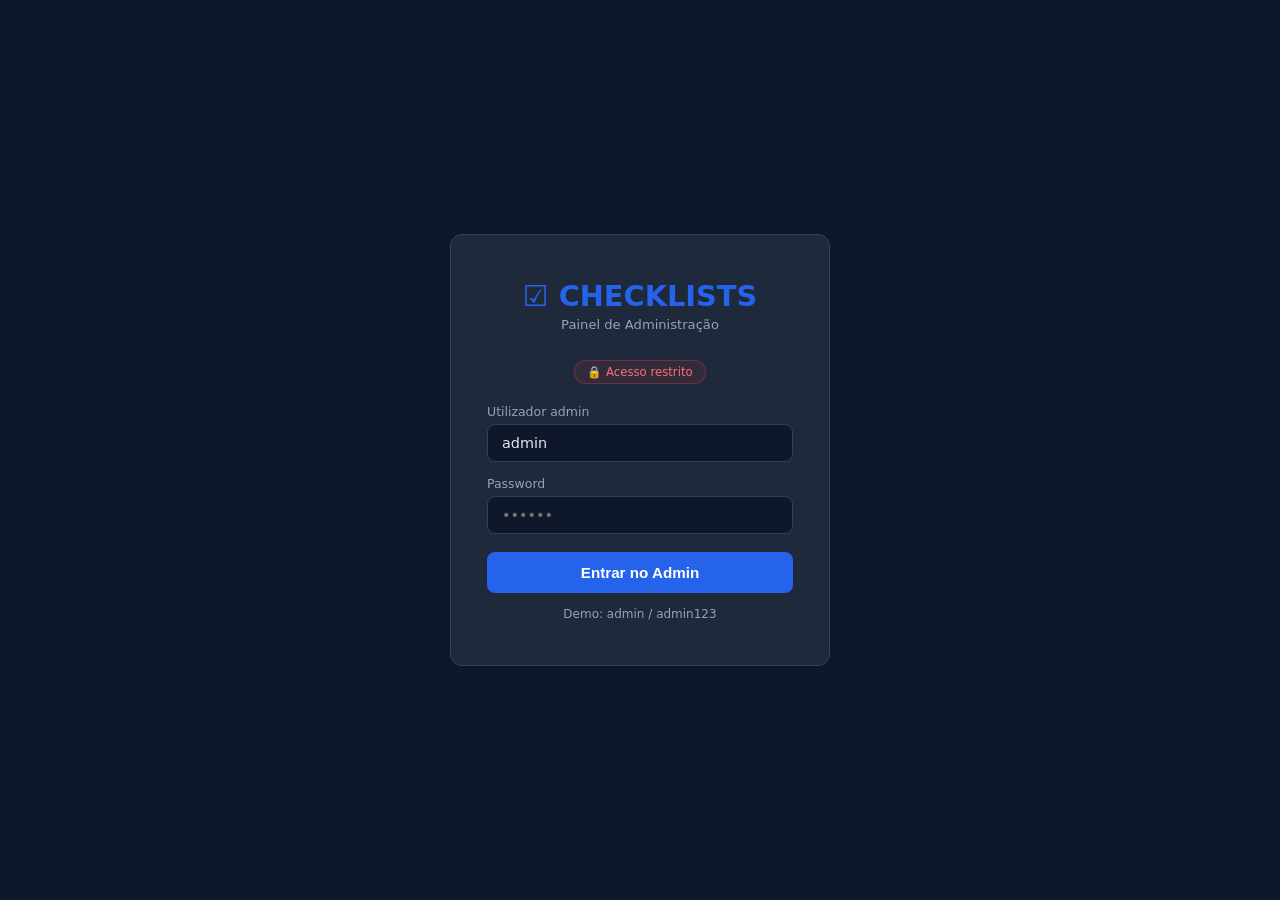
<file: admin.html>
<!DOCTYPE html>
<html lang="pt">
<head>
<meta charset="UTF-8">
<meta name="viewport" content="width=device-width, initial-scale=1.0">
<title>CHECKLISTS — Admin</title>
<style>
  :root {
    --primary:#2563eb;--primary-dark:#1d4ed8;--success:#10b981;--warning:#f59e0b;--danger:#ef4444;
    --dark:#0f172a;--dark2:#1e293b;--dark3:#334155;--text:#e2e8f0;--text-muted:#94a3b8;
    --border:#334155;--card:#1e293b;--radius:12px;--radius-sm:8px;--font:'Segoe UI',system-ui,sans-serif;
  }
  *{box-sizing:border-box;margin:0;padding:0;}
  body{font-family:var(--font);background:var(--dark);color:var(--text);min-height:100vh;}

  /* LOGIN */
  #loginGate{position:fixed;inset:0;background:var(--dark);display:flex;align-items:center;justify-content:center;z-index:9999;}
  .login-box{background:var(--card);border:1px solid var(--border);border-radius:var(--radius);padding:44px 36px;width:380px;max-width:95vw;text-align:center;}
  .login-logo{font-size:1.8rem;font-weight:800;color:var(--primary);margin-bottom:4px;}
  .login-sub{font-size:0.82rem;color:var(--text-muted);margin-bottom:28px;}
  .login-badge{display:inline-flex;align-items:center;gap:6px;padding:4px 12px;background:rgba(239,68,68,0.1);border:1px solid rgba(239,68,68,0.3);border-radius:12px;font-size:0.73rem;color:#f87171;margin-bottom:20px;}
  .form-group{margin-bottom:14px;text-align:left;}
  .form-label{display:block;font-size:0.78rem;color:var(--text-muted);margin-bottom:5px;}
  .form-control{width:100%;padding:10px 14px;background:var(--dark);border:1px solid var(--border);border-radius:var(--radius-sm);color:var(--text);font-size:0.9rem;font-family:var(--font);}
  .form-control:focus{outline:none;border-color:var(--primary);}
  .btn-full{width:100%;padding:12px;background:var(--primary);color:#fff;border:none;border-radius:var(--radius-sm);font-size:0.95rem;font-weight:700;cursor:pointer;margin-top:4px;}
  .btn-full:hover{background:var(--primary-dark);}
  .login-hint{font-size:0.75rem;color:var(--text-muted);margin-top:14px;}
  .login-err{color:#f87171;font-size:0.8rem;margin-bottom:10px;display:none;}

  /* LAYOUT */
  #adminApp{display:none;}
  .layout{display:flex;min-height:100vh;}
  .sidebar{width:230px;background:var(--dark2);border-right:1px solid var(--border);display:flex;flex-direction:column;position:fixed;top:0;left:0;bottom:0;z-index:100;}
  .sidebar-logo{padding:20px 18px 14px;border-bottom:1px solid var(--border);}
  .sidebar-logo-text{font-size:1.1rem;font-weight:800;color:var(--primary);}
  .sidebar-logo-sub{font-size:0.68rem;color:var(--danger);margin-top:2px;font-weight:600;text-transform:uppercase;letter-spacing:0.5px;}
  .sidebar-nav{flex:1;padding:14px 10px;overflow-y:auto;}
  .nav-section{font-size:0.65rem;font-weight:700;color:var(--text-muted);text-transform:uppercase;letter-spacing:1px;padding:8px 8px 4px;margin-top:8px;}
  .nav-item{display:flex;align-items:center;gap:9px;padding:9px 11px;border-radius:var(--radius-sm);cursor:pointer;transition:all .15s;color:var(--text-muted);font-size:0.85rem;margin-bottom:2px;background:none;border:none;width:100%;text-align:left;}
  .nav-item:hover{background:var(--dark3);color:var(--text);}
  .nav-item.active{background:rgba(37,99,235,0.18);color:var(--primary);font-weight:600;}
  .sidebar-footer{padding:12px 14px;border-top:1px solid var(--border);}
  .main{margin-left:230px;flex:1;display:flex;flex-direction:column;min-height:100vh;}
  .topbar{background:var(--dark2);border-bottom:1px solid var(--border);padding:0 24px;height:60px;display:flex;align-items:center;justify-content:space-between;position:sticky;top:0;z-index:50;}
  .topbar-title{font-size:1.05rem;font-weight:700;}
  .content{flex:1;padding:24px;}
  .page{display:none;}
  .page.active{display:block;}

  /* KPI */
  .kpi-grid{display:grid;grid-template-columns:repeat(auto-fit,minmax(165px,1fr));gap:14px;margin-bottom:24px;}
  .kpi-card{background:var(--card);border:1px solid var(--border);border-radius:var(--radius);padding:18px;position:relative;overflow:hidden;}
  .kpi-card::before{content:'';position:absolute;top:0;left:0;right:0;height:3px;background:var(--kpi-color,var(--primary));}
  .kpi-label{font-size:0.72rem;color:var(--text-muted);text-transform:uppercase;letter-spacing:0.5px;margin-bottom:6px;}
  .kpi-value{font-size:1.9rem;font-weight:800;line-height:1;}
  .kpi-sub{font-size:0.72rem;color:var(--text-muted);margin-top:5px;}

  /* TABLE */
  .section-card{background:var(--card);border:1px solid var(--border);border-radius:var(--radius);padding:18px;margin-bottom:18px;}
  .section-header{display:flex;align-items:center;justify-content:space-between;margin-bottom:14px;}
  .section-title{font-size:0.92rem;font-weight:700;}
  .table-wrap{overflow-x:auto;}
  table{width:100%;border-collapse:collapse;font-size:0.82rem;}
  th{text-align:left;padding:9px 11px;color:var(--text-muted);font-size:0.72rem;text-transform:uppercase;letter-spacing:0.5px;border-bottom:1px solid var(--border);}
  td{padding:10px 11px;border-bottom:1px solid rgba(51,65,85,0.4);vertical-align:middle;}
  tr:last-child td{border-bottom:none;}
  tr:hover td{background:rgba(255,255,255,0.02);}
  .td-actions{display:flex;gap:5px;}

  /* BADGES */
  .badge{display:inline-flex;align-items:center;padding:3px 9px;border-radius:20px;font-size:0.7rem;font-weight:600;}
  .badge-success{background:rgba(16,185,129,0.15);color:#34d399;}
  .badge-warning{background:rgba(245,158,11,0.15);color:#fbbf24;}
  .badge-danger{background:rgba(239,68,68,0.15);color:#f87171;}
  .badge-info{background:rgba(14,165,233,0.15);color:#38bdf8;}
  .badge-neutral{background:rgba(148,163,184,0.15);color:#94a3b8;}

  /* BUTTONS */
  .btn{padding:7px 14px;border-radius:var(--radius-sm);border:none;cursor:pointer;font-size:0.8rem;font-weight:600;transition:all .15s;display:inline-flex;align-items:center;gap:5px;}
  .btn-primary{background:var(--primary);color:#fff;}
  .btn-primary:hover{background:var(--primary-dark);}
  .btn-success{background:var(--success);color:#fff;}
  .btn-danger{background:var(--danger);color:#fff;}
  .btn-ghost{background:var(--dark3);color:var(--text);border:1px solid var(--border);}
  .btn-ghost:hover{background:var(--dark);}
  .btn-sm{padding:5px 10px;font-size:0.75rem;}
  .btn-icon{padding:5px 9px;}

  /* MODAL */
  .modal-overlay{position:fixed;inset:0;background:rgba(0,0,0,0.7);backdrop-filter:blur(4px);display:none;align-items:center;justify-content:center;z-index:500;padding:20px;}
  .modal-overlay.open{display:flex;}
  .modal{background:var(--card);border:1px solid var(--border);border-radius:var(--radius);padding:26px;width:500px;max-width:100%;max-height:90vh;overflow-y:auto;}
  .modal-header{display:flex;align-items:center;justify-content:space-between;margin-bottom:20px;}
  .modal-title{font-size:1rem;font-weight:700;}
  .modal-close{background:none;border:none;color:var(--text-muted);font-size:1.1rem;cursor:pointer;padding:4px;}
  .form-row{display:grid;grid-template-columns:1fr 1fr;gap:11px;}
  .form-actions{display:flex;gap:8px;justify-content:flex-end;margin-top:18px;padding-top:14px;border-top:1px solid var(--border);}

  /* TOAST */
  .toast-container{position:fixed;bottom:20px;right:20px;z-index:9000;display:flex;flex-direction:column;gap:7px;}
  .toast{padding:11px 16px;border-radius:var(--radius-sm);font-size:0.82rem;font-weight:500;box-shadow:0 4px 20px rgba(0,0,0,0.4);animation:slideIn .3s ease;display:flex;align-items:center;gap:7px;}
  .toast-success{background:#065f46;border:1px solid #10b981;color:#a7f3d0;}
  .toast-error{background:#7f1d1d;border:1px solid #ef4444;color:#fca5a5;}
  .toast-info{background:#1e3a5f;border:1px solid #3b82f6;color:#93c5fd;}
  @keyframes slideIn{from{transform:translateX(100%);opacity:0}to{transform:translateX(0);opacity:1}}

  /* LICENSE KEY */
  .license-key{font-family:monospace;letter-spacing:3px;font-size:0.88rem;background:var(--dark);padding:6px 12px;border-radius:6px;color:#93c5fd;user-select:all;cursor:pointer;border:1px solid var(--border);}
  .license-key:hover{border-color:var(--primary);}

  /* CHART MINI */
  .mini-chart{height:60px;display:flex;align-items:flex-end;gap:4px;padding:8px 0;}
  .mini-bar{flex:1;background:rgba(37,99,235,0.5);border-radius:3px 3px 0 0;min-height:4px;transition:height .5s;}
  .mini-bar:hover{background:var(--primary);}

  /* THEME BUTTONS */
  .theme-btn{padding:6px 14px;border:2px solid transparent;border-radius:6px;color:#fff;font-size:0.8rem;font-weight:600;cursor:pointer;transition:transform .1s,border-color .1s;}
  .theme-btn:hover{transform:scale(1.05);}
  .theme-btn.selected{border-color:#fff;transform:scale(1.08);}
</style>
</head>
<body>

<!-- LOGIN -->
<div id="loginGate">
  <div class="login-box">
    <div class="login-logo">☑ CHECKLISTS</div>
    <div class="login-sub">Painel de Administração</div>
    <div class="login-badge">🔒 Acesso restrito</div>
    <div class="login-err" id="loginErr">Credenciais incorretas</div>
    <div class="form-group">
      <label class="form-label">Utilizador admin</label>
      <input type="text" class="form-control" id="adminUser" value="admin" placeholder="admin">
    </div>
    <div class="form-group">
      <label class="form-label">Password</label>
      <input type="password" class="form-control" id="adminPass" placeholder="••••••" onkeydown="if(event.key==='Enter')doLogin()">
    </div>
    <button class="btn-full" onclick="doLogin()">Entrar no Admin</button>
    <div class="login-hint">Demo: admin / admin123</div>
  </div>
</div>

<!-- ADMIN APP -->
<div id="adminApp">
  <div class="layout">
    <aside class="sidebar">
      <div class="sidebar-logo">
        <div class="sidebar-logo-text">☑ CHECKLISTS</div>
        <div class="sidebar-logo-sub">Admin Panel</div>
      </div>
      <nav class="sidebar-nav">
        <div class="nav-section">Gestão</div>
        <button class="nav-item active" onclick="navigate('dashboard',this)">📊 Dashboard</button>
        <button class="nav-item" onclick="navigate('licencas',this)">🔑 Licenças</button>
        <button class="nav-item" onclick="navigate('pagamentos',this)">💳 Pagamentos</button>
        <button class="nav-item" onclick="navigate('clientes',this)">🏢 Clientes</button>
        <div class="nav-section">Conteúdo</div>
        <button class="nav-item" onclick="navigate('landings',this)">🖼️ Landings</button>
        <div class="nav-section">Sistema</div>
        <button class="nav-item" onclick="navigate('instancias',this)">🌐 Instâncias</button>
        <button class="nav-item" onclick="navigate('logs',this)">📜 Logs</button>
        <button class="nav-item" onclick="navigate('config',this)">⚙️ Config</button>
      </nav>
      <div class="sidebar-footer">
        <button class="btn btn-ghost btn-sm" style="width:100%;" onclick="doLogout()">🔓 Sair</button>
      </div>
    </aside>

    <main class="main">
      <div class="topbar">
        <div class="topbar-title" id="pageTitle">Dashboard Admin</div>
        <div style="display:flex;align-items:center;gap:12px;">
          <span style="font-size:0.78rem;color:var(--text-muted);" id="adminClock"></span>
          <button class="btn btn-ghost btn-sm" onclick="refreshPage()">↻</button>
          <a href="landing.html" class="btn btn-ghost btn-sm" target="_blank">🌐 Landing</a>
          <a href="checklists-app.html" class="btn btn-ghost btn-sm" target="_blank">🚀 App</a>
        </div>
      </div>

      <div class="content">

        <!-- DASHBOARD -->
        <div class="page active" id="page-dashboard">
          <div class="kpi-grid" id="adminKpis"></div>
          <div style="display:grid;grid-template-columns:1fr 1fr;gap:16px;">
            <div class="section-card">
              <div class="section-header"><div class="section-title">Últimas Ativações</div></div>
              <div id="ultimasAtivacoes"></div>
            </div>
            <div class="section-card">
              <div class="section-header"><div class="section-title">Receita (últimos 7 dias)</div></div>
              <div id="receitaChart" class="mini-chart"></div>
              <div style="font-size:0.78rem;color:var(--text-muted);text-align:center;margin-top:4px;">€/dia</div>
            </div>
          </div>
          <div class="section-card" style="margin-top:16px;">
            <div class="section-header">
              <div class="section-title">Licenças a Expirar (30 dias)</div>
              <button class="btn btn-ghost btn-sm" onclick="navigate('licencas',null)">Ver todas</button>
            </div>
            <div id="licencasExpirando"></div>
          </div>
        </div>

        <!-- LICENÇAS -->
        <div class="page" id="page-licencas">
          <div class="section-card">
            <div class="section-header">
              <div class="section-title">Gestão de Licenças</div>
              <div style="display:flex;gap:8px;">
                <input type="text" id="searchLic" class="form-control" style="width:200px;font-size:0.8rem;padding:7px 12px;" placeholder="Pesquisar..." oninput="renderLicencas()">
                <button class="btn btn-primary" onclick="openModal('modalLicenca')">+ Nova</button>
              </div>
            </div>
            <div class="table-wrap">
              <table>
                <thead><tr><th>Chave</th><th>Empresa</th><th>Plano</th><th>Lojas</th><th>Estado</th><th>Expira</th><th>Ações</th></tr></thead>
                <tbody id="licencasBody"></tbody>
              </table>
            </div>
          </div>
        </div>

        <!-- PAGAMENTOS -->
        <div class="page" id="page-pagamentos">
          <div class="section-card">
            <div class="section-header">
              <div class="section-title">Histórico de Pagamentos</div>
              <div style="display:flex;gap:8px;">
                <select class="form-control" style="width:auto;font-size:0.8rem;padding:7px 12px;" id="filterPag" onchange="renderPagamentos()">
                  <option value="">Todos</option>
                  <option value="confirmado">Confirmados</option>
                  <option value="pendente">Pendentes</option>
                  <option value="cancelado">Cancelados</option>
                </select>
              </div>
            </div>
            <div class="table-wrap">
              <table>
                <thead><tr><th>ID</th><th>Cliente</th><th>Plano</th><th>Valor</th><th>Método</th><th>Estado</th><th>Data</th><th>Ações</th></tr></thead>
                <tbody id="pagamentosBody"></tbody>
              </table>
            </div>
          </div>
        </div>

        <!-- CLIENTES -->
        <div class="page" id="page-clientes">
          <div class="section-card">
            <div class="section-header">
              <div class="section-title">Clientes</div>
              <button class="btn btn-primary" onclick="openModal('modalCliente')">+ Novo Cliente</button>
            </div>
            <div class="table-wrap">
              <table>
                <thead><tr><th>Nome</th><th>Empresa</th><th>Email</th><th>Plano</th><th>Licenças</th><th>Desde</th><th>Ações</th></tr></thead>
                <tbody id="clientesBody"></tbody>
              </table>
            </div>
          </div>
        </div>

        <!-- INSTÂNCIAS -->
        <div class="page" id="page-instancias">
          <div class="section-card">
            <div class="section-header"><div class="section-title">Instâncias Ativas</div></div>
            <div id="instanciasList"></div>
          </div>
          <div class="section-card">
            <div class="section-header"><div class="section-title">Cloudflare Workers</div></div>
            <div style="display:grid;grid-template-columns:1fr 1fr;gap:12px;">
              <div style="background:var(--dark);border:1px solid var(--border);border-radius:8px;padding:14px;">
                <div style="font-size:0.78rem;color:var(--text-muted);margin-bottom:6px;">API Worker</div>
                <div style="font-size:0.88rem;font-weight:700;">checklists-api</div>
                <div style="margin-top:8px;"><span class="badge badge-success">● Online</span></div>
                <div style="font-size:0.75rem;color:var(--text-muted);margin-top:6px;">workers.dev · D1 database</div>
              </div>
              <div style="background:var(--dark);border:1px solid var(--border);border-radius:8px;padding:14px;">
                <div style="font-size:0.78rem;color:var(--text-muted);margin-bottom:6px;">License Worker</div>
                <div style="font-size:0.88rem;font-weight:700;">checklists-license</div>
                <div style="margin-top:8px;"><span class="badge badge-success">● Online</span></div>
                <div style="font-size:0.75rem;color:var(--text-muted);margin-top:6px;">KV store · validação</div>
              </div>
              <div style="background:var(--dark);border:1px solid var(--border);border-radius:8px;padding:14px;">
                <div style="font-size:0.78rem;color:var(--text-muted);margin-bottom:6px;">Payment Worker</div>
                <div style="font-size:0.88rem;font-weight:700;">checklists-payments</div>
                <div style="margin-top:8px;"><span class="badge badge-warning">⚠ Config</span></div>
                <div style="font-size:0.75rem;color:var(--text-muted);margin-top:6px;">MB WAY API · webhooks</div>
              </div>
              <div style="background:var(--dark);border:1px solid var(--border);border-radius:8px;padding:14px;">
                <div style="font-size:0.78rem;color:var(--text-muted);margin-bottom:6px;">GitHub Pages</div>
                <div style="font-size:0.88rem;font-weight:700;">checklists.app</div>
                <div style="margin-top:8px;"><span class="badge badge-success">● Online</span></div>
                <div style="font-size:0.75rem;color:var(--text-muted);margin-top:6px;">Static SPA · CDN</div>
              </div>
            </div>
          </div>
        </div>

        <!-- LOGS -->
        <div class="page" id="page-logs">
          <div class="section-card">
            <div class="section-header">
              <div class="section-title">Log do Sistema</div>
              <button class="btn btn-ghost btn-sm" onclick="clearLogs()">🗑 Limpar</button>
            </div>
            <div id="logsContainer" style="font-family:monospace;font-size:0.78rem;display:flex;flex-direction:column;gap:4px;max-height:500px;overflow-y:auto;"></div>
          </div>
        </div>

        <!-- CONFIG -->
        <div class="page" id="page-config">
          <div style="display:grid;grid-template-columns:1fr 1fr;gap:16px;">
            <div class="section-card">
              <div class="section-header"><div class="section-title">API Cloudflare</div></div>
              <div class="form-group">
                <label class="form-label">Worker API URL</label>
                <input type="text" class="form-control" id="cfApiUrl" placeholder="https://checklists-api.workers.dev">
              </div>
              <div class="form-group">
                <label class="form-label">Admin Secret (ADMIN_SECRET do Worker)</label>
                <input type="password" class="form-control" id="cfAdminSecret" placeholder="••••••••">
              </div>
              <button class="btn btn-primary" onclick="saveAdminConfig()">💾 Guardar</button>
            </div>
            <div class="section-card">
              <div class="section-header"><div class="section-title">Pagamentos MB WAY</div></div>
              <div class="form-group">
                <label class="form-label">MB WAY API Key</label>
                <input type="password" class="form-control" id="mbwayKey" placeholder="••••••••">
              </div>
              <div class="form-group">
                <label class="form-label">Merchant ID</label>
                <input type="text" class="form-control" id="mbwayMerchant" placeholder="MERCHANT_ID">
              </div>
              <div class="form-group">
                <label class="form-label">Webhook URL</label>
                <input type="text" class="form-control" id="mbwayWebhook" placeholder="https://...">
              </div>
              <button class="btn btn-primary" onclick="saveAdminConfig()">💾 Guardar</button>
            </div>
            <div class="section-card">
              <div class="section-header"><div class="section-title">Email (SMTP)</div></div>
              <div class="form-group">
                <label class="form-label">SMTP Host</label>
                <input type="text" class="form-control" id="smtpHost" placeholder="smtp.empresa.pt">
              </div>
              <div class="form-group">
                <label class="form-label">Email de envio</label>
                <input type="email" class="form-control" id="smtpFrom" placeholder="noreply@checklists.app">
              </div>
              <button class="btn btn-primary" onclick="saveAdminConfig()">💾 Guardar</button>
            </div>
            <div class="section-card">
              <div class="section-header"><div class="section-title">Admin</div></div>
              <div class="form-group">
                <label class="form-label">Utilizador admin</label>
                <input type="text" class="form-control" id="newAdminUser" placeholder="admin">
              </div>
              <div class="form-group">
                <label class="form-label">Nova password</label>
                <input type="password" class="form-control" id="newAdminPass" placeholder="••••••">
              </div>
              <button class="btn btn-primary" onclick="changeAdminPass()">🔐 Alterar</button>
            </div>
          </div>
        </div>

        <!-- LANDINGS CMS -->
        <div class="page" id="page-landings">
          <div class="section-card">
            <div class="section-header">
              <div class="section-title">🖼️ Gestão de Landings</div>
              <div style="display:flex;align-items:center;gap:12px;">
                <div style="font-size:0.78rem;color:var(--text-muted);" id="cmsApiStatus">Worker não configurado</div>
                <button class="btn btn-primary btn-sm" onclick="openNovaLandingModal()">+ Nova Landing</button>
              </div>
            </div>
            <div id="landingsGrid" style="display:grid;grid-template-columns:repeat(auto-fill,minmax(240px,1fr));gap:14px;"></div>
          </div>

          <!-- EDITOR -->
          <div class="section-card" id="landingEditor" style="display:none;">
            <div class="section-header">
              <div class="section-title" id="editorTitle">Editar Landing</div>
              <div style="display:flex;gap:8px;">
                <button class="btn btn-ghost btn-sm" onclick="cancelEditLanding()">✕ Cancelar</button>
                <button class="btn btn-primary btn-sm" onclick="saveLanding()">💾 Guardar no KV</button>
              </div>
            </div>

            <input type="hidden" id="editingApp">

            <!-- ESTADO -->
            <div class="section-card" style="background:var(--dark);margin-bottom:12px;">
              <div style="display:flex;align-items:center;justify-content:space-between;">
                <div>
                  <div style="font-size:0.88rem;font-weight:700;">Estado da landing</div>
                  <div style="font-size:0.76rem;color:var(--text-muted);margin-top:2px;">Inactiva redireciona para o hub com mensagem "Em breve"</div>
                </div>
                <label style="display:flex;align-items:center;gap:8px;cursor:pointer;">
                  <input type="checkbox" id="editActive" style="width:18px;height:18px;accent-color:var(--primary);">
                  <span style="font-size:0.85rem;font-weight:600;" id="activeLabel">Activa</span>
                </label>
              </div>
            </div>

            <!-- COR / TEMA -->
            <div class="section-card" style="background:var(--dark);margin-bottom:12px;">
              <div style="font-size:0.82rem;font-weight:700;color:var(--text-muted);text-transform:uppercase;letter-spacing:1px;margin-bottom:12px;">🎨 Cor / Tema da Landing</div>
              <div style="display:flex;flex-wrap:wrap;gap:8px;margin-bottom:12px;">
                <button type="button" class="theme-btn" data-color="#2563eb" data-name="azul"     style="background:#2563eb" onclick="selectTheme('#2563eb','azul')">Azul</button>
                <button type="button" class="theme-btn" data-color="#7c3aed" data-name="roxo"     style="background:#7c3aed" onclick="selectTheme('#7c3aed','roxo')">Roxo</button>
                <button type="button" class="theme-btn" data-color="#059669" data-name="verde"    style="background:#059669" onclick="selectTheme('#059669','verde')">Verde</button>
                <button type="button" class="theme-btn" data-color="#dc2626" data-name="vermelho" style="background:#dc2626" onclick="selectTheme('#dc2626','vermelho')">Vermelho</button>
                <button type="button" class="theme-btn" data-color="#ea580c" data-name="laranja"  style="background:#ea580c" onclick="selectTheme('#ea580c','laranja')">Laranja</button>
                <button type="button" class="theme-btn" data-color="#db2777" data-name="rosa"     style="background:#db2777" onclick="selectTheme('#db2777','rosa')">Rosa</button>
                <button type="button" class="theme-btn" data-color="#475569" data-name="cinzento" style="background:#475569" onclick="selectTheme('#475569','cinzento')">Cinzento</button>
                <button type="button" class="theme-btn" data-color="#0891b2" data-name="ciano"    style="background:#0891b2" onclick="selectTheme('#0891b2','ciano')">Ciano</button>
              </div>
              <div style="display:flex;align-items:center;gap:10px;">
                <label style="font-size:0.85rem;color:#94a3b8;">Cor personalizada:</label>
                <input type="color" id="editColorPrimary" value="#2563eb"
                       onchange="selectTheme(this.value,'custom')"
                       style="width:40px;height:32px;border:none;border-radius:6px;cursor:pointer;background:transparent;">
                <span id="editColorLabel" style="font-size:0.85rem;color:#94a3b8;">azul</span>
                <div id="colorPreview" style="width:80px;height:28px;border-radius:6px;background:#2563eb;transition:background 0.2s;"></div>
              </div>
            </div>

            <!-- HERO -->
            <div class="section-card" style="background:var(--dark);margin-bottom:12px;">
              <div style="font-size:0.82rem;font-weight:700;color:var(--text-muted);text-transform:uppercase;letter-spacing:1px;margin-bottom:12px;">Hero</div>
              <div class="form-group">
                <label class="form-label">Badge (ex: "Plataforma Operacional")</label>
                <input type="text" class="form-control" id="editBadge" placeholder="Badge acima do título">
              </div>
              <div class="form-group">
                <label class="form-label">Título principal</label>
                <input type="text" class="form-control" id="editTitle" placeholder="Título da landing">
              </div>
              <div class="form-group">
                <label class="form-label">Subtítulo / descrição</label>
                <textarea class="form-control" id="editSubtitle" rows="3" placeholder="Descrição curta..."></textarea>
              </div>
              <div class="form-group">
                <label class="form-label">URL da imagem hero (screenshot ou foto)</label>
                <input type="url" class="form-control" id="editHeroImage" placeholder="https://...">
              </div>
            </div>

            <!-- FUNCIONALIDADES -->
            <div class="section-card" style="background:var(--dark);margin-bottom:12px;">
              <div style="display:flex;align-items:center;justify-content:space-between;margin-bottom:12px;">
                <div style="font-size:0.82rem;font-weight:700;color:var(--text-muted);text-transform:uppercase;letter-spacing:1px;">Funcionalidades</div>
                <button class="btn btn-ghost btn-sm" onclick="addFeature()">+ Adicionar</button>
              </div>
              <div id="featuresList" style="display:flex;flex-direction:column;gap:6px;"></div>
            </div>

            <!-- PLANOS -->
            <div class="section-card" style="background:var(--dark);margin-bottom:12px;">
              <div style="font-size:0.82rem;font-weight:700;color:var(--text-muted);text-transform:uppercase;letter-spacing:1px;margin-bottom:12px;">Planos de Preço</div>
              <div id="plansList" style="display:flex;flex-direction:column;gap:10px;"></div>
            </div>

            <!-- FAQ -->
            <div class="section-card" style="background:var(--dark);margin-bottom:12px;">
              <div style="display:flex;align-items:center;justify-content:space-between;margin-bottom:12px;">
                <div style="font-size:0.82rem;font-weight:700;color:var(--text-muted);text-transform:uppercase;letter-spacing:1px;">FAQ</div>
                <button class="btn btn-ghost btn-sm" onclick="addFaq()">+ Adicionar</button>
              </div>
              <div id="faqList" style="display:flex;flex-direction:column;gap:8px;"></div>
            </div>

            <!-- CTA -->
            <div class="section-card" style="background:var(--dark);">
              <div style="font-size:0.82rem;font-weight:700;color:var(--text-muted);text-transform:uppercase;letter-spacing:1px;margin-bottom:12px;">CTA Principal</div>
              <div class="form-row">
                <div class="form-group">
                  <label class="form-label">Texto do botão</label>
                  <input type="text" class="form-control" id="editCtaText" placeholder="Começar agora">
                </div>
                <div class="form-group">
                  <label class="form-label">URL destino</label>
                  <input type="text" class="form-control" id="editCtaUrl" placeholder="checkout.html?app=...">
                </div>
              </div>
            </div>

          </div>
        </div>

      </div>
    </main>
  </div>
</div>

<!-- MODALS -->
<div class="modal-overlay" id="modalLicenca">
  <div class="modal">
    <div class="modal-header">
      <div class="modal-title" id="modalLicTitle">Nova Licença</div>
      <button class="modal-close" onclick="closeModal('modalLicenca')">✕</button>
    </div>
    <input type="hidden" id="licEditId">
    <div class="form-group">
      <label class="form-label">Empresa *</label>
      <input type="text" class="form-control" id="licEmpresa" placeholder="Nome da empresa">
    </div>
    <div class="form-row">
      <div class="form-group">
        <label class="form-label">Tipo</label>
        <select class="form-control" id="licTipo">
          <option value="starter">Starter</option>
          <option value="business" selected>Business</option>
          <option value="enterprise">Enterprise</option>
          <option value="demo">Demo</option>
        </select>
      </div>
      <div class="form-group">
        <label class="form-label">Nº Lojas</label>
        <input type="number" class="form-control" id="licLojas" value="5" min="1">
      </div>
    </div>
    <div class="form-row">
      <div class="form-group">
        <label class="form-label">Validade (dias)</label>
        <input type="number" class="form-control" id="licDias" value="365">
      </div>
      <div class="form-group">
        <label class="form-label">Email do cliente</label>
        <input type="email" class="form-control" id="licEmail" placeholder="cliente@empresa.pt">
      </div>
    </div>
    <div class="form-group">
      <label class="form-label">Chave (deixar vazio para gerar)</label>
      <input type="text" class="form-control" id="licChave" placeholder="Auto-gerada" style="font-family:monospace;letter-spacing:2px;">
    </div>
    <div class="form-actions">
      <button class="btn btn-ghost" onclick="closeModal('modalLicenca')">Cancelar</button>
      <button class="btn btn-primary" onclick="saveLicenca()">💾 Criar Licença</button>
    </div>
  </div>
</div>

<div class="modal-overlay" id="modalCliente">
  <div class="modal">
    <div class="modal-header">
      <div class="modal-title">Novo Cliente</div>
      <button class="modal-close" onclick="closeModal('modalCliente')">✕</button>
    </div>
    <div class="form-row">
      <div class="form-group"><label class="form-label">Nome *</label><input type="text" class="form-control" id="cliNome"></div>
      <div class="form-group"><label class="form-label">Empresa</label><input type="text" class="form-control" id="cliEmpresa"></div>
    </div>
    <div class="form-group"><label class="form-label">Email *</label><input type="email" class="form-control" id="cliEmail"></div>
    <div class="form-row">
      <div class="form-group"><label class="form-label">Telefone</label><input type="tel" class="form-control" id="cliTelefone"></div>
      <div class="form-group">
        <label class="form-label">Plano</label>
        <select class="form-control" id="cliPlano">
          <option value="starter">Starter</option>
          <option value="business" selected>Business</option>
          <option value="enterprise">Enterprise</option>
        </select>
      </div>
    </div>
    <div class="form-actions">
      <button class="btn btn-ghost" onclick="closeModal('modalCliente')">Cancelar</button>
      <button class="btn btn-primary" onclick="saveCliente()">💾 Criar</button>
    </div>
  </div>
</div>

<div class="modal-overlay" id="modalNovaLanding">
  <div class="modal">
    <div class="modal-header">
      <div class="modal-title">+ Nova Landing</div>
      <button class="modal-close" onclick="closeModal('modalNovaLanding')">✕</button>
    </div>
    <div class="form-group">
      <label class="form-label">ID da app (slug) *</label>
      <input type="text" class="form-control" id="novaLandingId" placeholder="ex: minha-app (só minúsculas e hífens)" oninput="this.value=this.value.toLowerCase().replace(/[^a-z0-9-]/g,'')">
      <div style="font-size:0.73rem;color:var(--text-muted);margin-top:4px;">Será a chave KV <code style="background:var(--dark3);padding:1px 5px;border-radius:4px;">cms:landing:minha-app</code></div>
    </div>
    <div class="form-group">
      <label class="form-label">Nome / Título *</label>
      <input type="text" class="form-control" id="novaLandingTitulo" placeholder="ex: A Minha App">
    </div>
    <div class="form-group">
      <label class="form-label">Baseada em (opcional)</label>
      <select class="form-control" id="novaLandingBase">
        <option value="">— Criar em branco —</option>
        <option value="checklists">☑ CHECKLISTS</option>
        <option value="faturalite">🧾 FATURALITE</option>
        <option value="trading">📈 TRADING</option>
        <option value="hub">⚡ Hub Principal</option>
      </select>
    </div>
    <div class="form-actions">
      <button class="btn btn-ghost" onclick="closeModal('modalNovaLanding')">Cancelar</button>
      <button class="btn btn-primary" onclick="criarNovaLanding()">✓ Criar Landing</button>
    </div>
  </div>
</div>

<div class="toast-container" id="toastContainer"></div>

<script>
// === ADMIN STATE ===
let ADB = { licencas:[], pagamentos:[], clientes:[], logs:[] };
let currentPage = 'dashboard';

// === LOGIN ===
function doLogin() {
  const u = document.getElementById('adminUser').value;
  const p = document.getElementById('adminPass').value;
  const err = document.getElementById('loginErr');
  // In production: validate against Cloudflare Worker + hashed secret
  const ADMIN_USER = localStorage.getItem('admin_user') || 'admin';
  const ADMIN_PASS = localStorage.getItem('admin_pass') || 'admin123';
  if (u === ADMIN_USER && p === ADMIN_PASS) {
    document.getElementById('loginGate').style.display = 'none';
    document.getElementById('adminApp').style.display = 'block';
    err.style.display = 'none';
    initAdmin();
  } else {
    err.style.display = 'block';
    addLog('error', 'Tentativa de login falhada: ' + u);
  }
}

function doLogout() {
  document.getElementById('adminApp').style.display = 'none';
  document.getElementById('loginGate').style.display = 'flex';
  document.getElementById('adminPass').value = '';
}

// === INIT ===
function initAdmin() {
  loadAdminStorage();
  seedAdminDemo();
  setupAdminClock();
  renderDashboard();
  addLog('info', 'Admin autenticado com sucesso');
}

function loadAdminStorage() {
  try { const s = localStorage.getItem('checklists_admin'); if(s) ADB = JSON.parse(s); } catch(e) {}
}

function saveAdminStorage() { localStorage.setItem('checklists_admin', JSON.stringify(ADB)); }

function seedAdminDemo() {
  if (ADB.licencas.length) return;
  const now = Date.now();
  ADB.licencas = [
    { id:1, chave:'STRT-A1B2-C3D4-E5F6', empresa:'Café Lisboa', tipo:'starter', lojas:1, email:'cafe@lisboa.pt', ativo:1, criado_em:new Date(now-86400000*30).toISOString(), expira_em:new Date(now+86400000*335).toISOString() },
    { id:2, chave:'BIZN-X1Y2-Z3W4-V5U6', empresa:'Rede Pastelaria Norte', tipo:'business', lojas:8, email:'geral@pastelaria.pt', ativo:1, criado_em:new Date(now-86400000*15).toISOString(), expira_em:new Date(now+86400000*25).toISOString() },
    { id:3, chave:'ENTR-P1Q2-R3S4-T5V6', empresa:'Franchising Express', tipo:'enterprise', lojas:999, email:'tech@franchise.pt', ativo:1, criado_em:new Date(now-86400000*5).toISOString(), expira_em:new Date(now+86400000*360).toISOString() },
    { id:4, chave:'DEMO-DEMO-DEMO-0001', empresa:'Demonstração', tipo:'demo', lojas:1, email:'demo@checklists.app', ativo:1, criado_em:new Date(now-86400000*2).toISOString(), expira_em:new Date(now+86400000*28).toISOString() }
  ];
  ADB.pagamentos = [
    { id:1, cliente:'Café Lisboa', email:'cafe@lisboa.pt', plano:'Starter', valor:19, metodo:'MB WAY', estado:'confirmado', data:new Date(now-86400000*30).toISOString(), licenca_id:1 },
    { id:2, cliente:'Rede Pastelaria Norte', email:'geral@pastelaria.pt', plano:'Business', valor:49, metodo:'MB WAY', estado:'confirmado', data:new Date(now-86400000*15).toISOString(), licenca_id:2 },
    { id:3, cliente:'Franchising Express', email:'tech@franchise.pt', plano:'Enterprise', valor:99, metodo:'Multibanco', estado:'confirmado', data:new Date(now-86400000*5).toISOString(), licenca_id:3 },
    { id:4, cliente:'João Silva', email:'joao@email.pt', plano:'Starter', valor:19, metodo:'MB WAY', estado:'pendente', data:new Date(now-3600000).toISOString(), licenca_id:null }
  ];
  ADB.clientes = [
    { id:1, nome:'Ana Costa', empresa:'Café Lisboa', email:'cafe@lisboa.pt', telefone:'912345678', plano:'starter', criado_em:new Date(now-86400000*30).toISOString() },
    { id:2, nome:'Pedro Alves', empresa:'Rede Pastelaria Norte', email:'geral@pastelaria.pt', telefone:'934567890', plano:'business', criado_em:new Date(now-86400000*15).toISOString() },
    { id:3, nome:'Sofia Rodrigues', empresa:'Franchising Express', email:'tech@franchise.pt', telefone:'967890123', plano:'enterprise', criado_em:new Date(now-86400000*5).toISOString() }
  ];
  ADB.logs = [
    { level:'info', msg:'Sistema iniciado', ts:new Date().toISOString() },
    { level:'success', msg:'Licença ativada: Café Lisboa', ts:new Date(now-86400000*30).toISOString() },
    { level:'success', msg:'Pagamento confirmado: 49€ MB WAY', ts:new Date(now-86400000*15).toISOString() },
    { level:'warning', msg:'Licença a expirar em 25 dias: Rede Pastelaria Norte', ts:new Date().toISOString() }
  ];
  saveAdminStorage();
}

// === NAVIGATION ===
function navigate(page, el) {
  document.querySelectorAll('.page').forEach(p=>p.classList.remove('active'));
  document.querySelectorAll('.nav-item').forEach(n=>n.classList.remove('active'));
  document.getElementById('page-'+page).classList.add('active');
  if(el) el.classList.add('active');
  currentPage = page;
  const titles = { dashboard:'Dashboard Admin', licencas:'Licenças', pagamentos:'Pagamentos', clientes:'Clientes', landings:'Landings', instancias:'Instâncias', logs:'Logs', config:'Configurações' };
  document.getElementById('pageTitle').textContent = titles[page]||page;
  refreshPage();
}

function showSection(page, el) { navigate(page, el); }

function refreshPage() {
  const fns = { dashboard:renderDashboard, licencas:renderLicencas, pagamentos:renderPagamentos, clientes:renderClientes, instancias:renderInstancias, logs:renderLogs, config:renderConfig, landings:renderLandings };
  if(fns[currentPage]) fns[currentPage]();
}

// === DASHBOARD ===
function renderDashboard() {
  const totalReceita = ADB.pagamentos.filter(p=>p.estado==='confirmado').reduce((s,p)=>s+p.valor,0);
  const licAtivas = ADB.licencas.filter(l=>l.ativo).length;
  const pagPendentes = ADB.pagamentos.filter(p=>p.estado==='pendente').length;
  const now = Date.now();
  const expira30 = ADB.licencas.filter(l=>{ const d=new Date(l.expira_em)-now; return d>0 && d<30*86400000; }).length;
  document.getElementById('adminKpis').innerHTML = [
    { label:'Receita Total', value:'€'+totalReceita, sub:'pagamentos confirmados', color:'var(--success)' },
    { label:'Licenças Ativas', value:licAtivas, sub:'em vigor', color:'var(--primary)' },
    { label:'Clientes', value:ADB.clientes.length, sub:'registados', color:'#8b5cf6' },
    { label:'Pag. Pendentes', value:pagPendentes, sub:'a confirmar', color:'var(--warning)' },
    { label:'Expiram em 30d', value:expira30, sub:'requerem atenção', color:'var(--danger)' },
    { label:'Total Vendas', value:ADB.pagamentos.filter(p=>p.estado==='confirmado').length, sub:'transações', color:'var(--secondary,#0ea5e9)' }
  ].map(k=>`<div class="kpi-card" style="--kpi-color:${k.color}"><div class="kpi-label">${k.label}</div><div class="kpi-value" style="color:${k.color}">${k.value}</div><div class="kpi-sub">${k.sub}</div></div>`).join('');

  // Últimas ativações
  document.getElementById('ultimasAtivacoes').innerHTML = [...ADB.licencas].reverse().slice(0,5).map(l=>`
    <div style="display:flex;align-items:center;justify-content:space-between;padding:9px 0;border-bottom:1px solid rgba(51,65,85,0.4);">
      <div>
        <div style="font-size:0.85rem;font-weight:600;">${l.empresa}</div>
        <div style="font-size:0.76rem;color:var(--text-muted);">${planoBadge(l.tipo)} · ${l.email}</div>
      </div>
      <div style="text-align:right;">
        ${l.ativo?'<span class="badge badge-success">Ativa</span>':'<span class="badge badge-neutral">Inativa</span>'}
        <div style="font-size:0.73rem;color:var(--text-muted);margin-top:3px;">${formatDate(l.criado_em)}</div>
      </div>
    </div>
  `).join('');

  // Mini receita chart (7 dias)
  const labels = [];
  const vals = [];
  for(let i=6;i>=0;i--) {
    const d = new Date(now - i*86400000);
    const dd = d.toISOString().split('T')[0];
    labels.push(d.getDate());
    const v = ADB.pagamentos.filter(p=>p.estado==='confirmado' && p.data.startsWith(dd)).reduce((s,p)=>s+p.valor,0);
    vals.push(v);
  }
  const maxV = Math.max(...vals, 1);
  document.getElementById('receitaChart').innerHTML = vals.map((v,i)=>`
    <div style="flex:1;display:flex;flex-direction:column;align-items:center;gap:3px;">
      <div style="font-size:0.65rem;color:var(--text-muted);">${v>0?'€'+v:''}</div>
      <div class="mini-bar" style="height:${Math.max(4, Math.round(v/maxV*44))}px;" title="${labels[i]}: €${v}"></div>
      <div style="font-size:0.65rem;color:var(--text-muted);">${labels[i]}</div>
    </div>
  `).join('');

  // Licenças expirando
  const expiram = ADB.licencas.filter(l=>{ const d=new Date(l.expira_em)-now; return d>0 && d<30*86400000; });
  document.getElementById('licencasExpirando').innerHTML = expiram.length ? expiram.map(l=>{
    const days = Math.round((new Date(l.expira_em)-now)/86400000);
    return `<div style="display:flex;align-items:center;justify-content:space-between;padding:9px 0;border-bottom:1px solid rgba(51,65,85,0.4);">
      <div><div style="font-size:0.85rem;font-weight:600;">${l.empresa}</div>
      <div style="font-size:0.76rem;color:var(--text-muted);">${planoBadge(l.tipo)}</div></div>
      <div style="text-align:right;">
        <span class="badge badge-danger">⚠ ${days} dias</span>
        <div style="font-size:0.73rem;color:var(--text-muted);margin-top:3px;">${formatDate(l.expira_em)}</div>
      </div>
    </div>`;
  }).join('') : '<div style="text-align:center;padding:16px;color:var(--text-muted);font-size:0.83rem;">✅ Sem licenças a expirar nos próximos 30 dias</div>';
}

// === LICENÇAS ===
function renderLicencas() {
  const search = document.getElementById('searchLic')?.value?.toLowerCase()||'';
  let list = ADB.licencas;
  if(search) list = list.filter(l=>(l.empresa||'').toLowerCase().includes(search)||(l.chave||'').toLowerCase().includes(search));
  document.getElementById('licencasBody').innerHTML = list.length ? list.map(l=>{
    const exp = new Date(l.expira_em);
    const days = Math.round((exp-Date.now())/86400000);
    const expStatus = days<0 ? '<span class="badge badge-danger">Expirada</span>' : days<30 ? `<span class="badge badge-warning">${days}d</span>` : `<span class="badge badge-success">${days}d</span>`;
    return `<tr>
      <td><div class="license-key" onclick="copyKey('${l.chave}')" title="Clique para copiar">${l.chave}</div></td>
      <td><div style="font-size:0.85rem;font-weight:600;">${l.empresa}</div><div style="font-size:0.73rem;color:var(--text-muted);">${l.email||''}</div></td>
      <td>${planoBadge(l.tipo)}</td>
      <td><span class="badge badge-info">${l.lojas}</span></td>
      <td>${l.ativo?'<span class="badge badge-success">Ativa</span>':'<span class="badge badge-neutral">Inativa</span>'}</td>
      <td>${expStatus}</td>
      <td><div class="td-actions">
        <button class="btn btn-ghost btn-icon btn-sm" onclick="renovarLicenca(${l.id})" title="Renovar">🔄</button>
        <button class="btn btn-ghost btn-icon btn-sm" onclick="copyKey('${l.chave}')" title="Copiar chave">📋</button>
        <button class="btn btn-danger btn-icon btn-sm" onclick="revogarLicenca(${l.id})" title="Revogar">✕</button>
      </div></td>
    </tr>`;
  }).join('') : '<tr><td colspan="7" style="text-align:center;padding:20px;color:var(--text-muted);">Sem licenças</td></tr>';
}

function saveLicenca() {
  const empresa = document.getElementById('licEmpresa').value.trim();
  if(!empresa) { toast('Empresa obrigatória','error'); return; }
  let chave = document.getElementById('licChave').value.trim();
  if(!chave) chave = genKey();
  const dias = parseInt(document.getElementById('licDias').value)||365;
  ADB.licencas.push({
    id: Date.now(),
    chave, empresa,
    tipo: document.getElementById('licTipo').value,
    lojas: parseInt(document.getElementById('licLojas').value)||1,
    email: document.getElementById('licEmail').value,
    ativo: 1,
    criado_em: new Date().toISOString(),
    expira_em: new Date(Date.now()+dias*86400000).toISOString()
  });
  addLog('success', 'Licença criada: '+empresa+' ('+chave+')');
  saveAdminStorage(); closeModal('modalLicenca'); renderLicencas();
  toast('Licença criada: '+chave,'success');
}

function renovarLicenca(id) {
  const l = ADB.licencas.find(x=>x.id===id);
  if(!l) return;
  const now = new Date(Math.max(Date.now(), new Date(l.expira_em)));
  l.expira_em = new Date(now.getTime()+365*86400000).toISOString();
  l.ativo = 1;
  addLog('info', 'Licença renovada: '+l.empresa);
  saveAdminStorage(); renderLicencas(); toast('Licença renovada por +1 ano','success');
}

function revogarLicenca(id) {
  if(!confirm('Revogar esta licença?')) return;
  const l = ADB.licencas.find(x=>x.id===id);
  if(l) { l.ativo=0; addLog('warning','Licença revogada: '+l.empresa); }
  saveAdminStorage(); renderLicencas(); toast('Licença revogada','success');
}

function copyKey(key) {
  navigator.clipboard?.writeText(key); toast('Chave copiada: '+key,'info');
}

function genKey() {
  const chars='ABCDEFGHJKLMNPQRSTUVWXYZ23456789';
  const seg=()=>Array.from({length:4},()=>chars[Math.floor(Math.random()*chars.length)]).join('');
  return [seg(),seg(),seg(),seg()].join('-');
}

// === PAGAMENTOS ===
function renderPagamentos() {
  const f = document.getElementById('filterPag')?.value||'';
  let list = [...ADB.pagamentos].reverse();
  if(f) list = list.filter(p=>p.estado===f);
  document.getElementById('pagamentosBody').innerHTML = list.length ? list.map(p=>`<tr>
    <td><span style="font-family:monospace;color:var(--text-muted);">#${p.id}</span></td>
    <td><div style="font-size:0.85rem;font-weight:600;">${p.cliente}</div><div style="font-size:0.73rem;color:var(--text-muted);">${p.email}</div></td>
    <td>${planoBadge(p.plano?.toLowerCase())}</td>
    <td><span style="font-weight:700;color:var(--success);">€${p.valor}</span></td>
    <td><span class="badge badge-info">${p.metodo}</span></td>
    <td>${estadoPagBadge(p.estado)}</td>
    <td style="font-size:0.78rem;color:var(--text-muted);">${formatDate(p.data)}</td>
    <td><div class="td-actions">
      ${p.estado==='pendente'?`<button class="btn btn-success btn-sm" onclick="confirmarPagamento(${p.id})">✓ Confirmar</button>`:''}
      <button class="btn btn-ghost btn-icon btn-sm" onclick="verPagamento(${p.id})">👁</button>
    </div></td>
  </tr>`).join('') : '<tr><td colspan="8" style="text-align:center;padding:20px;color:var(--text-muted);">Sem pagamentos</td></tr>';
}

function confirmarPagamento(id) {
  const p = ADB.pagamentos.find(x=>x.id===id);
  if(!p) return;
  p.estado='confirmado';
  // Auto-create license
  const key = genKey();
  ADB.licencas.push({ id:Date.now(), chave:key, empresa:p.cliente, tipo:p.plano?.toLowerCase()||'starter', lojas:p.plano==='Enterprise'?999:p.plano==='Business'?10:1, email:p.email, ativo:1, criado_em:new Date().toISOString(), expira_em:new Date(Date.now()+365*86400000).toISOString() });
  p.licenca_id = ADB.licencas[ADB.licencas.length-1].id;
  addLog('success','Pagamento confirmado €'+p.valor+' ('+p.cliente+') → licença '+key);
  saveAdminStorage(); renderPagamentos();
  toast('Pagamento confirmado! Licença gerada: '+key,'success');
}

function verPagamento(id) { const p=ADB.pagamentos.find(x=>x.id===id); if(p) alert(JSON.stringify(p,null,2)); }

// === CLIENTES ===
function renderClientes() {
  document.getElementById('clientesBody').innerHTML = ADB.clientes.length ? ADB.clientes.map(c=>{
    const nLics = ADB.licencas.filter(l=>l.email===c.email).length;
    return `<tr>
      <td><div style="font-size:0.88rem;font-weight:600;">${c.nome}</div></td>
      <td>${c.empresa||'<span style="color:var(--text-muted)">—</span>'}</td>
      <td style="font-size:0.82rem;">${c.email}</td>
      <td>${planoBadge(c.plano)}</td>
      <td><span class="badge badge-info">${nLics}</span></td>
      <td style="font-size:0.78rem;color:var(--text-muted);">${formatDate(c.criado_em)}</td>
      <td><div class="td-actions">
        <button class="btn btn-ghost btn-icon btn-sm" onclick="criarLicForCliente('${c.email}','${c.empresa||c.nome}','${c.plano}')">🔑</button>
        <button class="btn btn-danger btn-icon btn-sm" onclick="deleteCliente(${c.id})">🗑</button>
      </div></td>
    </tr>`;
  }).join('') : '<tr><td colspan="7" style="text-align:center;padding:20px;color:var(--text-muted);">Sem clientes</td></tr>';
}

function saveCliente() {
  const nome=document.getElementById('cliNome').value.trim(), email=document.getElementById('cliEmail').value.trim();
  if(!nome||!email){toast('Nome e email obrigatórios','error');return;}
  ADB.clientes.push({id:Date.now(),nome,empresa:document.getElementById('cliEmpresa').value,email,telefone:document.getElementById('cliTelefone').value,plano:document.getElementById('cliPlano').value,criado_em:new Date().toISOString()});
  saveAdminStorage();closeModal('modalCliente');renderClientes();toast('Cliente criado','success');
}

function deleteCliente(id){if(!confirm('Eliminar cliente?'))return;ADB.clientes=ADB.clientes.filter(x=>x.id!==id);saveAdminStorage();renderClientes();toast('Cliente eliminado','success');}

function criarLicForCliente(email,empresa,plano){
  document.getElementById('licEmail').value=email;
  document.getElementById('licEmpresa').value=empresa;
  document.getElementById('licTipo').value=plano;
  openModal('modalLicenca');
}

// === INSTÂNCIAS ===
function renderInstancias() {
  const items = ADB.licencas.filter(l=>l.ativo).map(l=>`
    <div style="display:flex;align-items:center;justify-content:space-between;padding:12px;background:var(--dark);border:1px solid var(--border);border-radius:8px;margin-bottom:8px;">
      <div>
        <div style="font-size:0.88rem;font-weight:700;">${l.empresa}</div>
        <div style="font-size:0.76rem;color:var(--text-muted);margin-top:2px;">${planoBadge(l.tipo)} · ${l.lojas} loja(s)</div>
        <div style="font-size:0.72rem;color:var(--text-muted);font-family:monospace;margin-top:4px;">${l.chave}</div>
      </div>
      <div style="text-align:right;">
        <span class="badge badge-success">● Online</span>
        <div style="font-size:0.73rem;color:var(--text-muted);margin-top:4px;">Expira: ${formatDate(l.expira_em)}</div>
      </div>
    </div>
  `).join('');
  document.getElementById('instanciasList').innerHTML = items||'<div style="text-align:center;padding:20px;color:var(--text-muted);">Sem instâncias ativas</div>';
}

// === LOGS ===
function renderLogs() {
  const colors = { info:'color:#93c5fd', success:'color:#34d399', warning:'color:#fbbf24', error:'color:#f87171' };
  document.getElementById('logsContainer').innerHTML = [...ADB.logs].reverse().map(l=>`
    <div style="${colors[l.level]||'color:var(--text-muted)'}">
      <span style="color:var(--text-muted);">[${formatDate(l.ts)}]</span> [${l.level.toUpperCase()}] ${l.msg}
    </div>
  `).join('') || '<div style="color:var(--text-muted);padding:10px;">Sem logs</div>';
}

function clearLogs() { ADB.logs=[]; saveAdminStorage(); renderLogs(); toast('Logs limpos','info'); }

function addLog(level, msg) {
  ADB.logs.push({level, msg, ts:new Date().toISOString()});
  if(ADB.logs.length>500) ADB.logs=ADB.logs.slice(-500);
  saveAdminStorage();
}

// === CONFIG ===
function renderConfig() {
  document.getElementById('cfApiUrl').value = localStorage.getItem('admin_api_url') || '';
  document.getElementById('cfAdminSecret').value = localStorage.getItem('admin_secret') || '';
}
function saveAdminConfig() {
  localStorage.setItem('admin_api_url', document.getElementById('cfApiUrl').value.trim());
  localStorage.setItem('admin_secret', document.getElementById('cfAdminSecret').value.trim());
  toast('Configurações guardadas','success');
}
function changeAdminPass() {
  const u=document.getElementById('newAdminUser').value, p=document.getElementById('newAdminPass').value;
  if(!u||!p){toast('Preencha os campos','error');return;}
  localStorage.setItem('admin_user',u); localStorage.setItem('admin_pass',p);
  toast('Credenciais atualizadas','success');
}

// === LANDINGS CMS ===
function selectTheme(color, name) {
  document.getElementById('editColorPrimary').value = color;
  document.getElementById('editColorLabel').textContent = name;
  document.getElementById('colorPreview').style.background = color;
  document.querySelectorAll('.theme-btn').forEach(b => {
    b.classList.toggle('selected', b.dataset.color === color);
  });
}

const CMS_DEFAULTS = {
  checklists: { badge:'Plataforma Operacional', title:'Gestão Operacional para Equipas', subtitle:'Centraliza todas as checklists da tua operação. Controla abertura, fecho e auditorias com alertas automáticos.', hero_image:'', features:['Checklists de abertura, recorrentes e fecho','Alertas automáticos quando prazo é ultrapassado','Captura de fotos e vídeos directamente na app','Gestão de colaboradores com PIN por operador'], plans:[{name:'Starter',price:19,period:'ano',desc:'1 loja'},{name:'Business',price:49,period:'ano',desc:'10 lojas'},{name:'Enterprise',price:99,period:'ano',desc:'Ilimitadas'}], faq:[{q:'Funciona sem instalar?',a:'Sim, 100% web.'},{q:'A chave expira?',a:'Planos anuais renovam uma vez por ano. Existe opção Lifetime.'}], cta_text:'Começar agora', cta_url:'checkout.html?app=checklists&plan=annual', active:true },
  faturalite: { badge:'Faturação Inteligente', title:'Faturação Simples e Rápida', subtitle:'Emite e gere faturas com OCR automático, QR Code e backup seguro.', hero_image:'', features:['Leitura automática por OCR','QR Code em cada fatura','Cálculo automático de IVA','Backup exportável em JSON'], plans:[{name:'Standard',price:0,period:'ano',desc:'A definir'}], faq:[], cta_text:'Começar agora', cta_url:'checkout.html?app=faturalite&plan=annual', active:true },
  trading: { badge:'Trading Automatizado', title:'Robô de Trading 24/7', subtitle:'SafeTrade opera por ti com estratégia Rebuy-Target e monitorização contínua.', hero_image:'', features:['Estratégia Rebuy-Target automatizada','Cron Worker 24h/dia','RSI e MACD','Modo Paper Trading'], plans:[{name:'Pro',price:0,period:'ano',desc:'A definir'}], faq:[], cta_text:'Começar agora', cta_url:'checkout.html?app=trading&plan=annual', active:true },
  hub: { badge:'Suite de Apps', title:'Todas as ferramentas que o teu negócio precisa', subtitle:'Gestão operacional, faturação inteligente e trading automatizado.', hero_image:'', features:[], plans:[], faq:[], cta_text:'Ver Planos', cta_url:'#precos', active:true }
};

let cmsCurrentConfig = {};

function renderLandings() {
  const apiUrl = localStorage.getItem('admin_api_url') || '';
  const status$ = document.getElementById('cmsApiStatus');
  if (!apiUrl) { status$.textContent = 'Worker não configurado — configure em Config'; status$.style.color='var(--warning)'; renderLandingsGrid(null); return; }
  status$.textContent = 'A carregar...'; status$.style.color='var(--text-muted)';
  fetch(apiUrl + '/api/cms/landings')
    .then(r => r.json())
    .then(d => { status$.textContent = 'Ligado ao KV'; status$.style.color='var(--success)'; renderLandingsGrid(d.data || []); })
    .catch(() => { status$.textContent = 'Erro ao ligar ao Worker'; status$.style.color='var(--danger)'; renderLandingsGrid(null); });
}

const BASE_APPS = ['checklists','faturalite','trading','hub'];

function renderLandingsGrid(data) {
  const grid = document.getElementById('landingsGrid');

  // Landings base sempre presentes
  const baseLabels = { checklists:'☑ CHECKLISTS', faturalite:'🧾 FATURALITE', trading:'📈 TRADING', hub:'⚡ Hub Principal' };

  // Se não há dados do KV, mostrar só as base
  const allApps = data
    ? [...new Set([...BASE_APPS, ...data.map(x => x.app)])]
    : [...BASE_APPS];

  grid.innerHTML = allApps.map(app => {
    const isBase = BASE_APPS.includes(app);
    const info = data ? (data.find(x => x.app === app) || {}) : {};
    const active = info.active !== false;
    const label = baseLabels[app] || ('🚀 ' + app.toUpperCase());
    const updated = info.updated_at ? new Date(info.updated_at).toLocaleDateString('pt-PT') : (isBase ? 'Por defeito' : 'Nova');
    return `<div style="background:var(--dark);border:1px solid var(--border);border-radius:10px;padding:16px;">
      <div style="display:flex;align-items:center;justify-content:space-between;margin-bottom:10px;">
        <div style="font-size:0.9rem;font-weight:700;">${label}</div>
        <span style="padding:3px 10px;border-radius:10px;font-size:0.7rem;font-weight:700;background:${active?'rgba(16,185,129,0.15)':'rgba(239,68,68,0.15)'};color:${active?'#34d399':'#f87171'}">${active?'Activa':'Inactiva'}</span>
      </div>
      <div style="font-size:0.74rem;color:var(--text-muted);margin-bottom:12px;">Actualizado: ${updated}</div>
      <div style="display:flex;gap:6px;flex-wrap:wrap;">
        <button class="btn btn-primary btn-sm" style="flex:1;" onclick="editLanding('${app}')">✏️ Editar</button>
        <button class="btn btn-ghost btn-sm" onclick="duplicarLanding('${app}')" title="Duplicar landing">⧉</button>
        <button class="btn btn-${active?'danger':'success'} btn-sm" onclick="toggleLanding('${app}',${!active})">${active?'❌':'✅'}</button>
        ${!isBase ? `<button class="btn btn-danger btn-sm" onclick="eliminarLanding('${app}')" title="Eliminar landing">🗑</button>` : ''}
      </div>
    </div>`;
  }).join('');
}

function editLanding(app) {
  const apiUrl = localStorage.getItem('admin_api_url') || '';
  document.getElementById('editingApp').value = app;
  const labels = { checklists:'☑ CHECKLISTS', faturalite:'🧾 FATURALITE', trading:'📈 TRADING', hub:'⚡ Hub Principal' };
  document.getElementById('editorTitle').textContent = 'Editar — ' + labels[app];
  document.getElementById('landingEditor').style.display = 'block';
  document.getElementById('landingEditor').scrollIntoView({ behavior:'smooth' });

  const applyConfig = cfg => {
    cmsCurrentConfig = JSON.parse(JSON.stringify(cfg));
    document.getElementById('editActive').checked = cfg.active !== false;
    document.getElementById('activeLabel').textContent = cfg.active !== false ? 'Activa' : 'Inactiva';
    document.getElementById('editBadge').value = cfg.badge || '';
    document.getElementById('editTitle').value = cfg.title || '';
    document.getElementById('editSubtitle').value = cfg.subtitle || '';
    document.getElementById('editHeroImage').value = cfg.hero_image || '';
    document.getElementById('editCtaText').value = cfg.cta_text || '';
    document.getElementById('editCtaUrl').value = cfg.cta_url || '';
    renderFeaturesList(cfg.features || []);
    renderPlansList(cfg.plans || []);
    renderFaqList(cfg.faq || []);
    // Cor / Tema
    const cor = cfg.color_primary || '#2563eb';
    const tema = cfg.color_theme || 'azul';
    selectTheme(cor, tema);
  };

  if (apiUrl) {
    fetch(apiUrl + '/api/cms/landing/' + app)
      .then(r => r.json())
      .then(d => applyConfig(d.data || CMS_DEFAULTS[app] || {}))
      .catch(() => applyConfig(CMS_DEFAULTS[app] || {}));
  } else {
    applyConfig(CMS_DEFAULTS[app] || {});
  }
}

function renderFeaturesList(features) {
  document.getElementById('featuresList').innerHTML = features.map((f,i) => `
    <div style="display:flex;gap:6px;align-items:center;">
      <input type="text" class="form-control" value="${f}" oninput="cmsCurrentConfig.features[${i}]=this.value" style="font-size:0.83rem;padding:7px 10px;">
      <button class="btn btn-danger btn-icon btn-sm" onclick="removeFeature(${i})">✕</button>
    </div>`).join('');
}
function addFeature() { cmsCurrentConfig.features = cmsCurrentConfig.features || []; cmsCurrentConfig.features.push(''); renderFeaturesList(cmsCurrentConfig.features); }
function removeFeature(i) { cmsCurrentConfig.features.splice(i,1); renderFeaturesList(cmsCurrentConfig.features); }

function renderPlansList(plans) {
  document.getElementById('plansList').innerHTML = plans.map((p,i) => `
    <div style="background:var(--dark2);border:1px solid var(--border);border-radius:8px;padding:12px;">
      <div class="form-row" style="margin-bottom:6px;">
        <div class="form-group" style="margin-bottom:0;">
          <label class="form-label">Nome</label>
          <input type="text" class="form-control" value="${p.name||''}" oninput="cmsCurrentConfig.plans[${i}].name=this.value" style="font-size:0.82rem;padding:6px 10px;">
        </div>
        <div class="form-group" style="margin-bottom:0;">
          <label class="form-label">Preço (€)</label>
          <input type="number" class="form-control" value="${p.price||0}" oninput="cmsCurrentConfig.plans[${i}].price=parseFloat(this.value)" style="font-size:0.82rem;padding:6px 10px;">
        </div>
      </div>
      <div class="form-group" style="margin-bottom:0;">
        <label class="form-label">Descrição curta (ex: "1 loja")</label>
        <input type="text" class="form-control" value="${p.desc||''}" oninput="cmsCurrentConfig.plans[${i}].desc=this.value" style="font-size:0.82rem;padding:6px 10px;">
      </div>
    </div>`).join('');
}

function renderFaqList(faq) {
  document.getElementById('faqList').innerHTML = faq.map((f,i) => `
    <div style="background:var(--dark2);border:1px solid var(--border);border-radius:8px;padding:10px;display:flex;gap:8px;align-items:flex-start;">
      <div style="flex:1;display:flex;flex-direction:column;gap:6px;">
        <input type="text" class="form-control" placeholder="Pergunta" value="${f.q||''}" oninput="cmsCurrentConfig.faq[${i}].q=this.value" style="font-size:0.82rem;padding:6px 10px;">
        <textarea class="form-control" placeholder="Resposta" oninput="cmsCurrentConfig.faq[${i}].a=this.value" rows="2" style="font-size:0.82rem;padding:6px 10px;">${f.a||''}</textarea>
      </div>
      <button class="btn btn-danger btn-icon btn-sm" onclick="removeFaq(${i})">✕</button>
    </div>`).join('');
}
function addFaq() { cmsCurrentConfig.faq = cmsCurrentConfig.faq || []; cmsCurrentConfig.faq.push({q:'',a:''}); renderFaqList(cmsCurrentConfig.faq); }
function removeFaq(i) { cmsCurrentConfig.faq.splice(i,1); renderFaqList(cmsCurrentConfig.faq); }

function cancelEditLanding() { document.getElementById('landingEditor').style.display='none'; }

async function saveLanding() {
  const app = document.getElementById('editingApp').value;
  const apiUrl = localStorage.getItem('admin_api_url') || '';
  const adminSecret = localStorage.getItem('admin_secret') || '';
  if (!apiUrl) { toast('Configure o Worker URL em Config primeiro','error'); return; }
  if (!adminSecret) { toast('Configure o Admin Secret em Config primeiro','error'); return; }

  // Commit form values
  cmsCurrentConfig.active   = document.getElementById('editActive').checked;
  cmsCurrentConfig.badge    = document.getElementById('editBadge').value;
  cmsCurrentConfig.title    = document.getElementById('editTitle').value;
  cmsCurrentConfig.subtitle = document.getElementById('editSubtitle').value;
  cmsCurrentConfig.hero_image = document.getElementById('editHeroImage').value;
  cmsCurrentConfig.cta_text = document.getElementById('editCtaText').value;
  cmsCurrentConfig.cta_url  = document.getElementById('editCtaUrl').value;
  cmsCurrentConfig.color_primary = document.getElementById('editColorPrimary').value;
  cmsCurrentConfig.color_theme   = document.getElementById('editColorLabel').textContent;

  try {
    const r = await fetch(apiUrl + '/api/cms/landing/' + app, {
      method: 'PUT',
      headers: { 'Content-Type': 'application/json', 'Admin-Secret': adminSecret },
      body: JSON.stringify(cmsCurrentConfig)
    });
    const d = await r.json();
    if (d.success) { toast('Landing guardada no KV com sucesso!','success'); cancelEditLanding(); renderLandings(); }
    else { toast('Erro: ' + (d.error||'desconhecido'),'error'); }
  } catch(e) { toast('Erro de ligação ao Worker','error'); }
}

async function toggleLanding(app, newActive) {
  const apiUrl = localStorage.getItem('admin_api_url') || '';
  const adminSecret = localStorage.getItem('admin_secret') || '';
  if (!apiUrl || !adminSecret) { toast('Configure Worker URL e Admin Secret em Config','error'); return; }
  let cfg = {};
  try { const r = await fetch(apiUrl+'/api/cms/landing/'+app); const d = await r.json(); cfg = d.data || CMS_DEFAULTS[app] || {}; } catch(e) { cfg = CMS_DEFAULTS[app] || {}; }
  cfg.active = newActive;
  try {
    const r = await fetch(apiUrl+'/api/cms/landing/'+app, { method:'PUT', headers:{'Content-Type':'application/json','Admin-Secret':adminSecret}, body:JSON.stringify(cfg) });
    const d = await r.json();
    if (d.success) { toast('Estado alterado: landing '+(newActive?'activada':'desactivada'),'success'); renderLandings(); }
    else toast('Erro: '+(d.error||''),'error');
  } catch(e) { toast('Erro de ligação','error'); }
}

// === NOVA LANDING / DUPLICAR / ELIMINAR ===

function openNovaLandingModal() {
  document.getElementById('novaLandingId').value = '';
  document.getElementById('novaLandingTitulo').value = '';
  document.getElementById('novaLandingBase').value = '';
  // Actualizar select de "baseada em" com landings existentes no grid
  const sel = document.getElementById('novaLandingBase');
  const baseLabels = { checklists:'☑ CHECKLISTS', faturalite:'🧾 FATURALITE', trading:'📈 TRADING', hub:'⚡ Hub Principal' };
  const existingCards = [...document.querySelectorAll('#landingsGrid button[onclick*="editLanding"]')].map(btn => {
    const m = btn.getAttribute('onclick').match(/editLanding\('([^']+)'\)/);
    return m ? m[1] : null;
  }).filter(Boolean);
  sel.innerHTML = '<option value="">— Criar em branco —</option>' + existingCards.map(app => `<option value="${app}">${baseLabels[app] || app}</option>`).join('');
  openModal('modalNovaLanding');
}

async function criarNovaLanding() {
  const apiUrl = localStorage.getItem('admin_api_url') || '';
  const adminSecret = localStorage.getItem('admin_secret') || '';
  const novoId = document.getElementById('novaLandingId').value.trim();
  const titulo = document.getElementById('novaLandingTitulo').value.trim();
  const base = document.getElementById('novaLandingBase').value;

  if (!novoId) { toast('ID da app é obrigatório','error'); return; }
  if (!/^[a-z0-9-]+$/.test(novoId)) { toast('ID só pode conter minúsculas, números e hífens','error'); return; }
  if (!titulo) { toast('Nome / Título é obrigatório','error'); return; }
  if (!apiUrl) { toast('Configure o Worker URL em Config primeiro','error'); return; }
  if (!adminSecret) { toast('Configure o Admin Secret em Config primeiro','error'); return; }

  let cfg = {};
  // Copiar estrutura da landing base, se seleccionada
  if (base) {
    try {
      const r = await fetch(apiUrl + '/api/cms/landing/' + base);
      const d = await r.json();
      cfg = JSON.parse(JSON.stringify(d.data || CMS_DEFAULTS[base] || {}));
    } catch(e) {
      cfg = JSON.parse(JSON.stringify(CMS_DEFAULTS[base] || {}));
    }
  } else {
    cfg = { badge:'', title:'', subtitle:'', hero_image:'', features:[], plans:[], faq:[], cta_text:'Começar agora', cta_url:'', active:true };
  }
  cfg.app = novoId;
  cfg.title = titulo;
  cfg.color_primary = document.getElementById('editColorPrimary')?.value || '#2563eb';
  cfg.color_theme   = document.getElementById('editColorLabel')?.textContent || 'azul';

  try {
    const r = await fetch(apiUrl + '/api/cms/landing/' + novoId, {
      method: 'PUT',
      headers: { 'Content-Type':'application/json', 'Admin-Secret': adminSecret },
      body: JSON.stringify(cfg)
    });
    const d = await r.json();
    if (d.success) {
      toast('Landing "' + novoId + '" criada com sucesso!', 'success');
      addLog('success', 'Nova landing criada: ' + novoId);
      closeModal('modalNovaLanding');
      renderLandings();
    } else {
      toast('Erro ao criar landing: ' + (d.error || 'desconhecido'), 'error');
    }
  } catch(e) {
    toast('Erro de ligação ao Worker', 'error');
  }
}

async function duplicarLanding(appOrigem) {
  const apiUrl = localStorage.getItem('admin_api_url') || '';
  const adminSecret = localStorage.getItem('admin_secret') || '';
  if (!apiUrl || !adminSecret) { toast('Configure Worker URL e Admin Secret em Config','error'); return; }

  const novoId = prompt('ID para a nova landing (ex: nova-app):');
  if (!novoId) return;
  const slug = novoId.trim().toLowerCase().replace(/[^a-z0-9-]/g, '');
  if (!slug) { toast('ID inválido','error'); return; }

  // Ler config da landing de origem
  let cfg = {};
  try {
    const r = await fetch(apiUrl + '/api/cms/landing/' + appOrigem);
    const d = await r.json();
    cfg = JSON.parse(JSON.stringify(d.data || CMS_DEFAULTS[appOrigem] || {}));
  } catch(e) {
    cfg = JSON.parse(JSON.stringify(CMS_DEFAULTS[appOrigem] || {}));
  }
  cfg.app = slug;

  try {
    const r = await fetch(apiUrl + '/api/cms/landing/' + slug, {
      method: 'PUT',
      headers: { 'Content-Type':'application/json', 'Admin-Secret': adminSecret },
      body: JSON.stringify(cfg)
    });
    const d = await r.json();
    if (d.success) {
      toast('Landing duplicada para "' + slug + '"!', 'success');
      addLog('success', 'Landing duplicada: ' + appOrigem + ' → ' + slug);
      renderLandings();
    } else {
      toast('Erro ao duplicar: ' + (d.error || 'desconhecido'), 'error');
    }
  } catch(e) {
    toast('Erro de ligação ao Worker', 'error');
  }
}

async function eliminarLanding(app) {
  if (!confirm('Eliminar landing "' + app + '"? Esta acção não pode ser desfeita.')) return;
  const apiUrl = localStorage.getItem('admin_api_url') || '';
  const adminSecret = localStorage.getItem('admin_secret') || '';
  if (!apiUrl || !adminSecret) { toast('Configure Worker URL e Admin Secret em Config','error'); return; }

  try {
    const r = await fetch(apiUrl + '/api/cms/landing/' + app, {
      method: 'DELETE',
      headers: { 'Admin-Secret': adminSecret }
    });
    const d = await r.json();
    if (d.success) {
      toast('Landing "' + app + '" eliminada', 'success');
      addLog('warning', 'Landing eliminada: ' + app);
      renderLandings();
    } else {
      toast('Erro ao eliminar: ' + (d.error || 'desconhecido'), 'error');
    }
  } catch(e) {
    toast('Erro de ligação ao Worker', 'error');
  }
}


function openModal(id){ document.getElementById(id).classList.add('open'); }
function closeModal(id){ document.getElementById(id).classList.remove('open'); }
document.querySelectorAll('.modal-overlay').forEach(o=>o.addEventListener('click',e=>{if(e.target===o)o.classList.remove('open');}));

// === HELPERS ===
function planoBadge(tipo) {
  const map={starter:'<span class="badge badge-neutral">Starter</span>',business:'<span class="badge badge-info">Business</span>',enterprise:'<span class="badge badge-warning">Enterprise</span>',demo:'<span class="badge badge-neutral">Demo</span>'};
  return map[tipo?.toLowerCase()]||tipo||'';
}
function estadoPagBadge(e) {
  if(e==='confirmado') return '<span class="badge badge-success">Confirmado</span>';
  if(e==='pendente') return '<span class="badge badge-warning">Pendente</span>';
  return '<span class="badge badge-danger">Cancelado</span>';
}
function formatDate(iso) {
  if(!iso) return '-';
  return new Date(iso).toLocaleDateString('pt-PT',{day:'2-digit',month:'2-digit',year:'numeric'});
}
function toast(msg, type='info') {
  const c=document.getElementById('toastContainer');
  const t=document.createElement('div');
  t.className='toast toast-'+type;
  t.innerHTML=({success:'✅',error:'❌',info:'ℹ️'}[type]||'ℹ️')+' '+msg;
  c.appendChild(t);
  setTimeout(()=>{t.style.opacity='0';t.style.transition='opacity .3s';setTimeout(()=>t.remove(),300);},3000);
}
function setupAdminClock() {
  const u=()=>document.getElementById('adminClock').textContent=new Date().toLocaleTimeString('pt-PT');
  u(); setInterval(u,1000);
}
</script>
</body>
</html>
</file>
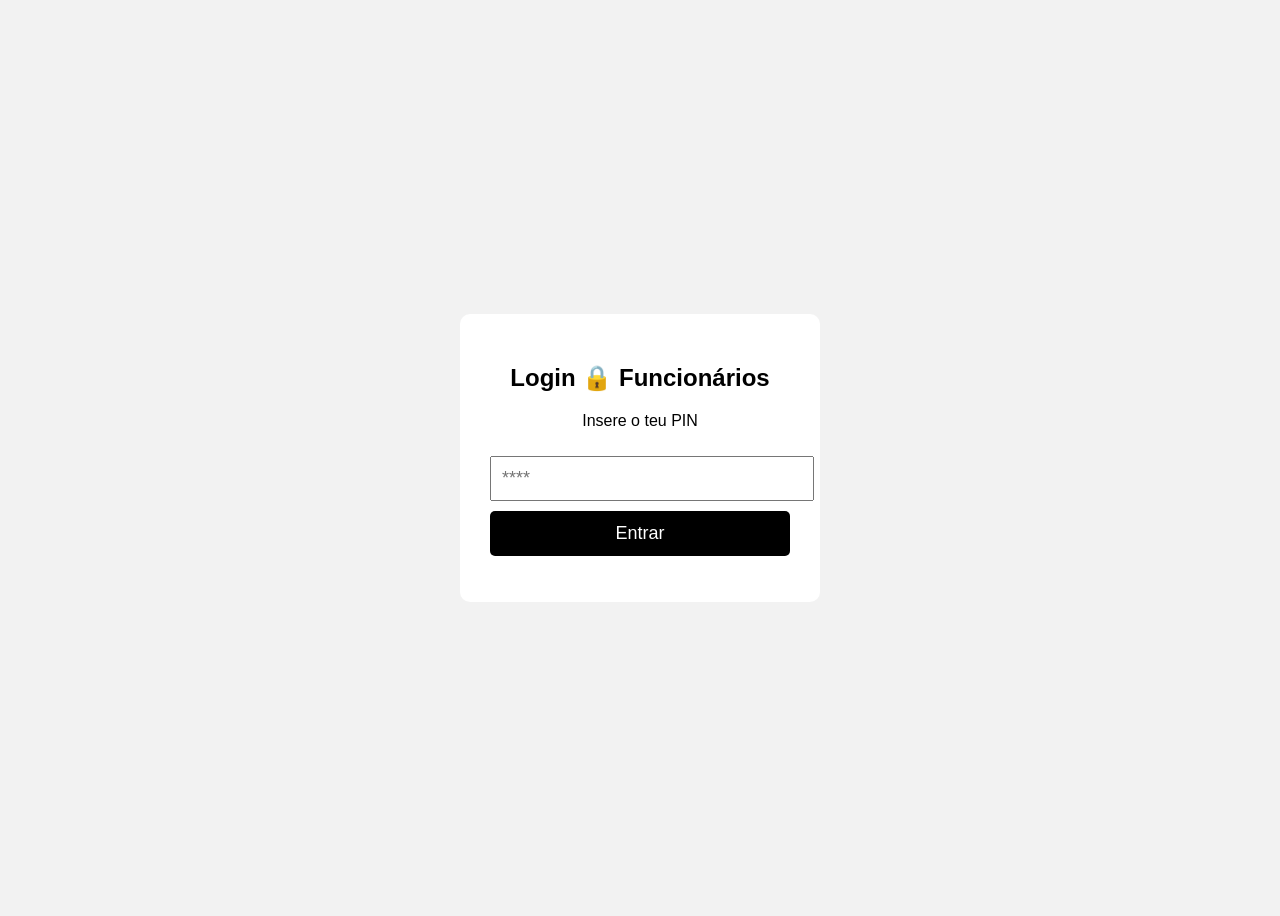
<file: checklist.html>
<!DOCTYPE html>
<html>
<head>
  <meta charset="UTF-8">
  <title>Checklist</title>
  <link rel="stylesheet" href="styles.css">
</head>
<body>

<script>
  // Impede acesso direto sem login
  const id = localStorage.getItem("colaborador_id");
  const nome = localStorage.getItem("colaborador_nome");

  if (!id || !nome) {
    location.href = "login.html";
  }
</script>

  <div class="container">
    <h2>Checklist</h2>

    <p>Colaborador: <strong id="nomeColaborador"></strong></p>

    <label><input type="checkbox" class="item"> Limpar balcão</label>
    <label><input type="checkbox" class="item"> Verificar fritadeiras</label>
    <label><input type="checkbox" class="item"> Repor bebidas</label>

    <button onclick="submeterChecklist()">Submeter</button>

    <p id="msg"></p>
  </div>

  <script src="api.js"></script>

  <script>
    // Mostrar nome do colaborador
    document.getElementById("nomeColaborador").textContent =
      localStorage.getItem("colaborador_nome");
  </script>

</body>
</html>
</file>
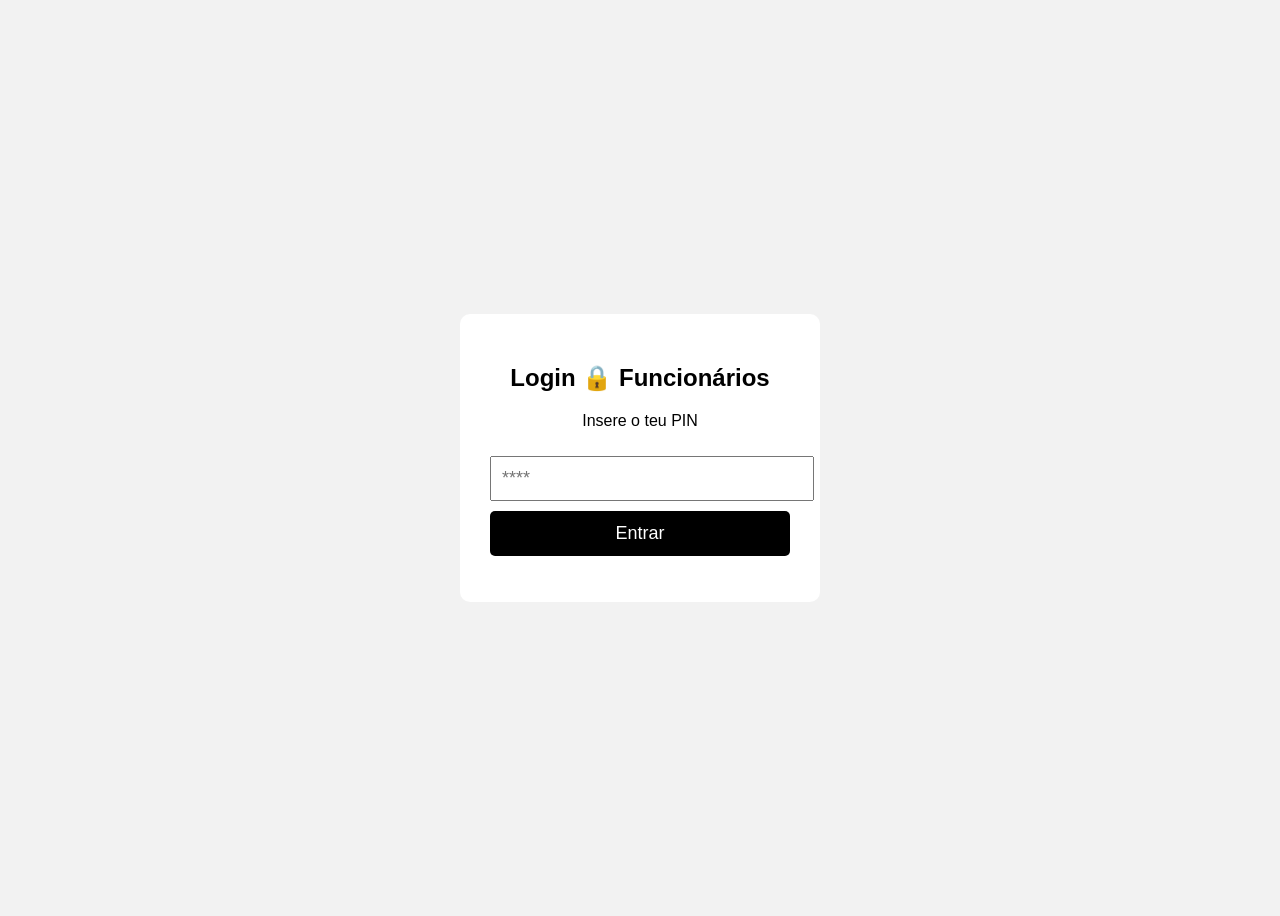
<file: checklist_abertura.html>
<!DOCTYPE html>
<html>
<head>
  <meta charset="UTF-8">
  <title>Checklist Abertura</title>
  <link rel="stylesheet" href="styles.css">
</head>
<body>

<script>
  if (!localStorage.getItem("colaborador_id")) location.href = "login.html";
</script>

<div class="container">
  <h2>Checklist — Abertura</h2>

  <label><input type="checkbox" class="item"> Limpar balcão</label>
  <label><input type="checkbox" class="item"> Verificar fritadeiras</label>
  <label><input type="checkbox" class="item"> Repor bebidas</label>

  <button onclick="submeter('abertura')">Submeter</button>
  <p id="msg"></p>
</div>

<script src="api.js"></script>

</body>
</html>
</file>
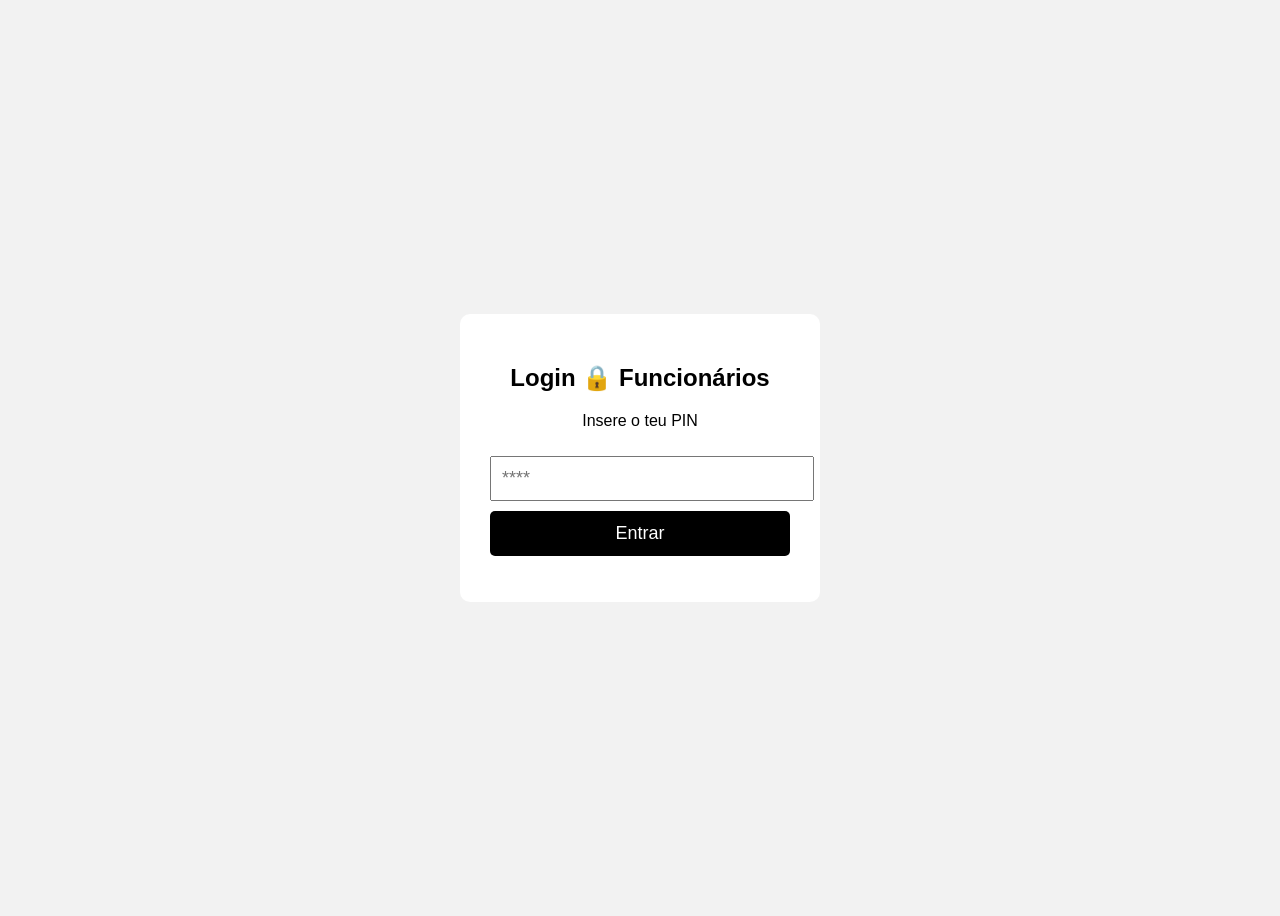
<file: checklist_fecho.html>
<!DOCTYPE html>
<html>
<head>
  <meta charset="UTF-8">
  <title>Checklist Fecho</title>
  <link rel="stylesheet" href="styles.css">
</head>
<body>

<script>
  if (!localStorage.getItem("colaborador_id")) location.href = "login.html";
</script>

<div class="container">
  <h2>Checklist — Fecho</h2>

  <label><input type="checkbox" class="item"> Desligar máquinas</label>
  <label><input type="checkbox" class="item"> Lavar chão</label>
  <label><input type="checkbox" class="item"> Fechar armazém</label>

  <button onclick="submeter('fecho')">Submeter</button>
  <p id="msg"></p>
</div>

<script src="api.js"></script>

</body>
</html>
</file>
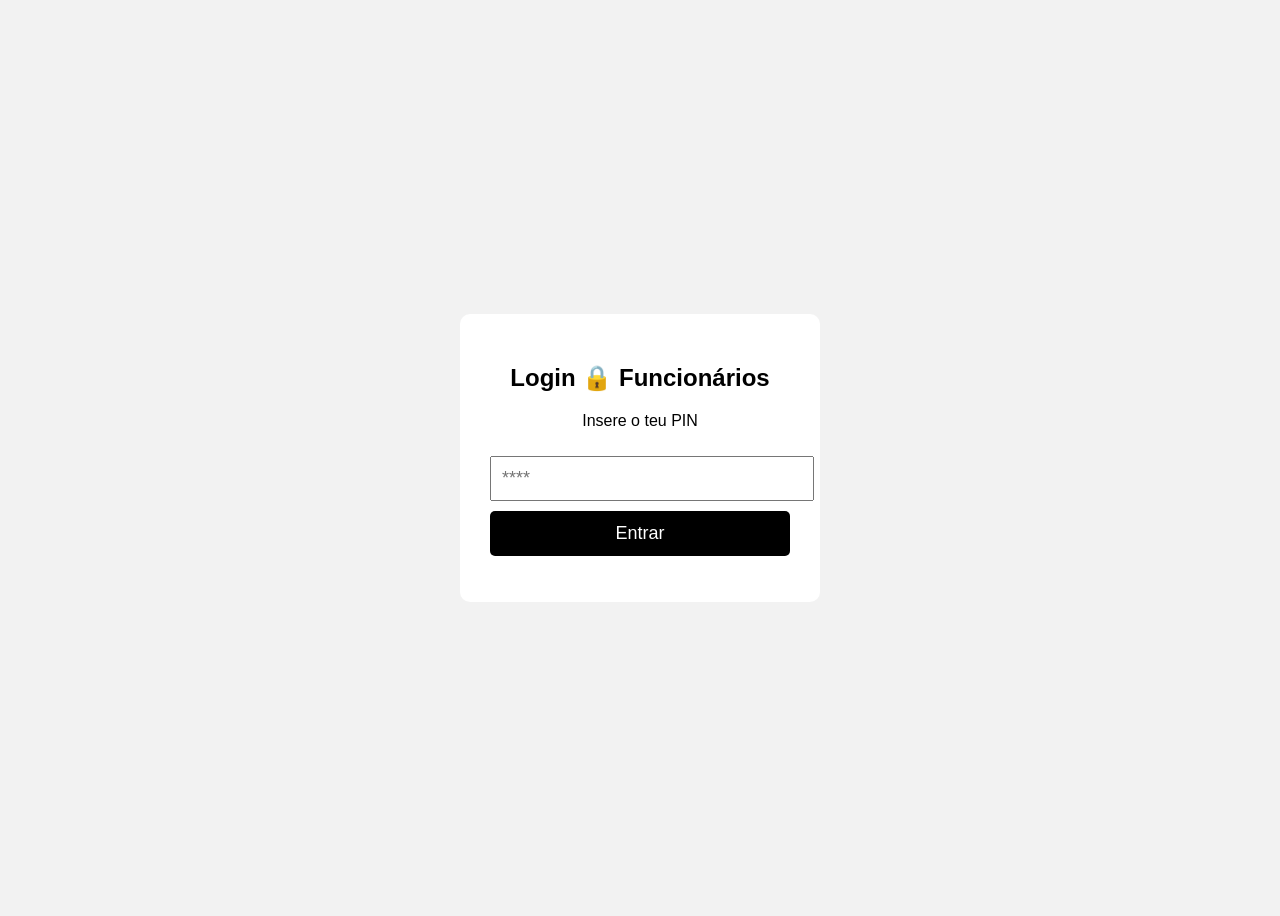
<file: checklist_haccp.html>
<!DOCTYPE html>
<html>
<head>
  <meta charset="UTF-8">
  <title>Checklist HACCP</title>
  <link rel="stylesheet" href="styles.css">
</head>
<body>

<script>
  if (!localStorage.getItem("colaborador_id")) location.href = "login.html";
</script>

<div class="container">
  <h2>Checklist — HACCP</h2>

  <label><input type="checkbox" class="item"> Temperatura frigorífico</label>
  <label><input type="checkbox" class="item"> Higienização superfícies</label>
  <label><input type="checkbox" class="item"> Validade dos produtos</label>

  <button onclick="submeter('haccp')">Submeter</button>
  <p id="msg"></p>
</div>

<script src="api.js"></script>

</body>
</html>
</file>
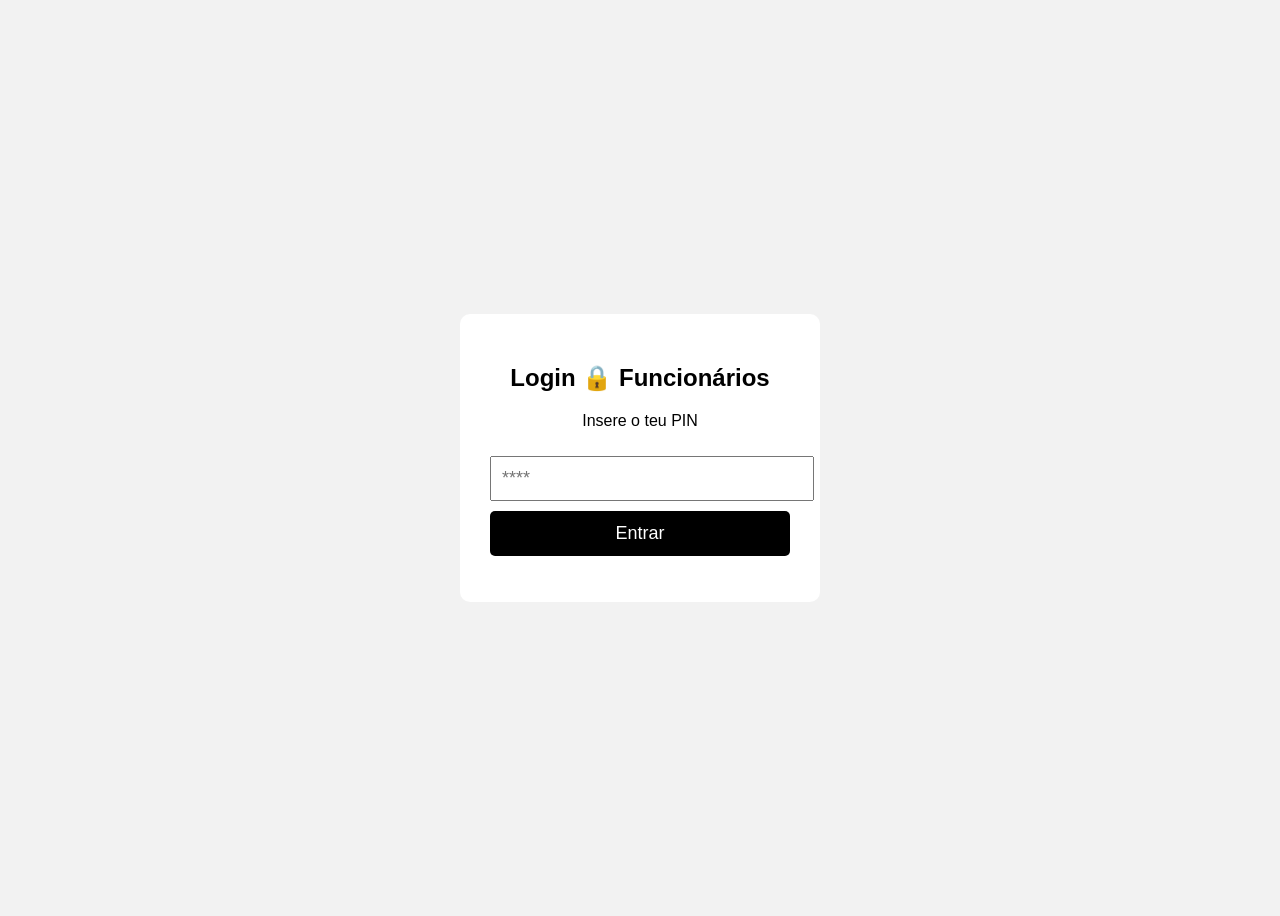
<file: dashboard.html>
<!DOCTYPE html>
<html>
<head>
  <meta charset="UTF-8">
  <title>Dashboard</title>
  <link rel="stylesheet" href="styles.css">
</head>
<body>

<script>
  // Impede acesso direto sem login
  if (localStorage.getItem("auth") !== "ok") {
    location.href = "login.html";
  }
</script>

<div class="container">
  <h2>Dashboard</h2>

  <p>Bem-vindo, <strong id="nome"></strong></p>

  <h3>Escolha o tipo de checklist</h3>

  <button onclick="location.href='checklist_abertura.html'">Checklist Abertura</button>
  <button onclick="location.href='checklist_fecho.html'">Checklist Fecho</button>
  <button onclick="location.href='checklist_haccp.html'">Checklist HACCP</button>

  <br><br>

  <button onclick="logout()" style="background:#b33">Terminar Sessão</button>
</div>

<script>
  // Mostrar nome do colaborador
  document.getElementById("nome").textContent =
    localStorage.getItem("colaborador_nome") || "";

  function logout() {
    localStorage.clear();
    location.href = "login.html";
  }
</script>

</body>
</html>
</file>
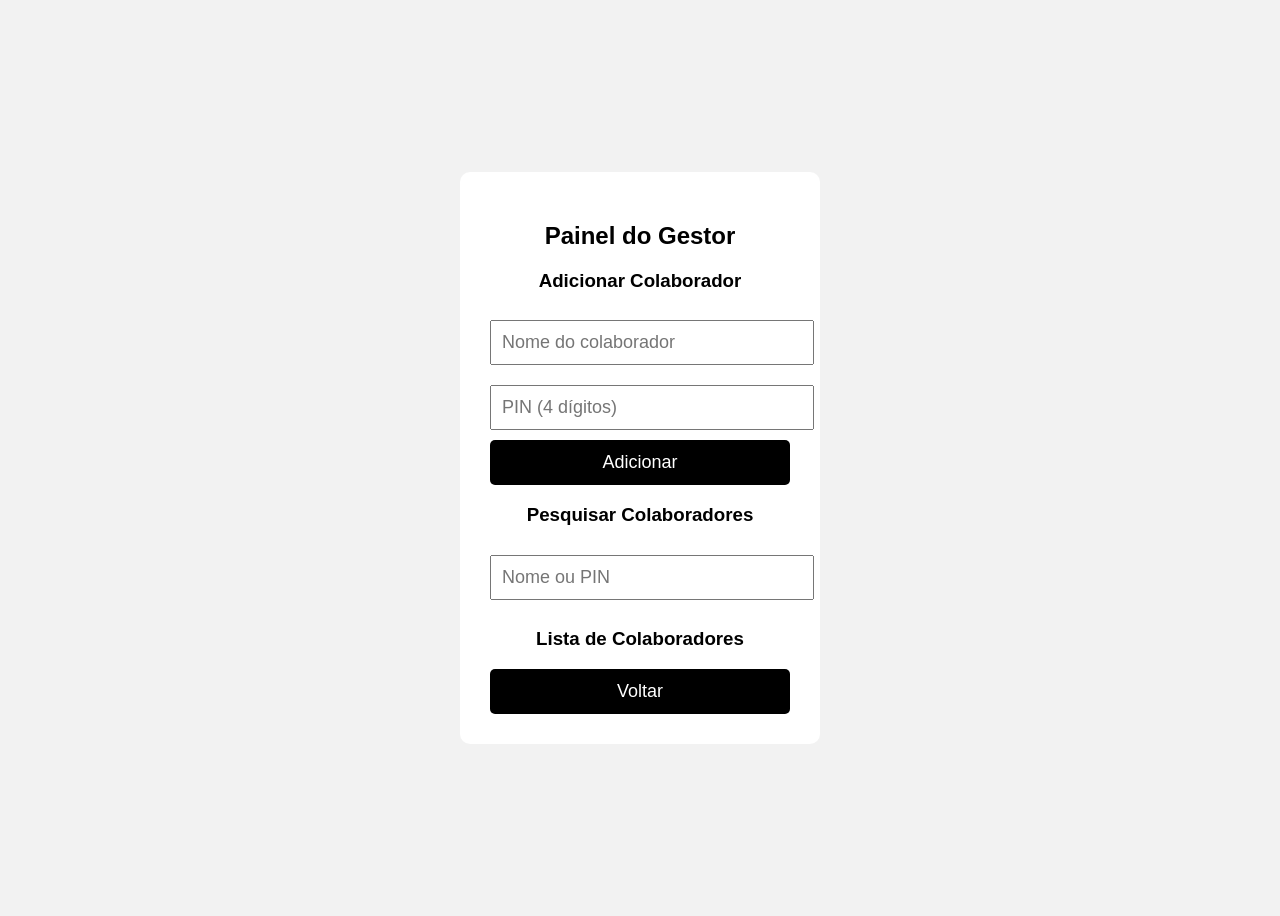
<file: gestor.html>
<!DOCTYPE html>
<html>
<head>
  <meta charset="UTF-8">
  <title>Painel do Gestor</title>
  <link rel="stylesheet" href="styles.css">
</head>
<body>

<div class="container">
  <h2>Painel do Gestor</h2>

  <h3>Adicionar Colaborador</h3>
  <input id="nome" placeholder="Nome do colaborador">
  <input id="pin" placeholder="PIN (4 dígitos)" maxlength="4">
  <button onclick="adicionar()">Adicionar</button>

  <p id="msg"></p>

  <h3>Pesquisar Colaboradores</h3>
  <input id="pesquisa" placeholder="Nome ou PIN" oninput="carregarLista()">

  <h3>Lista de Colaboradores</h3>
  <div id="lista"></div>

  <button onclick="location.href='dashboard.html'">Voltar</button>
</div>

<script src="gestor.js"></script>

</body>
</html>
</file>
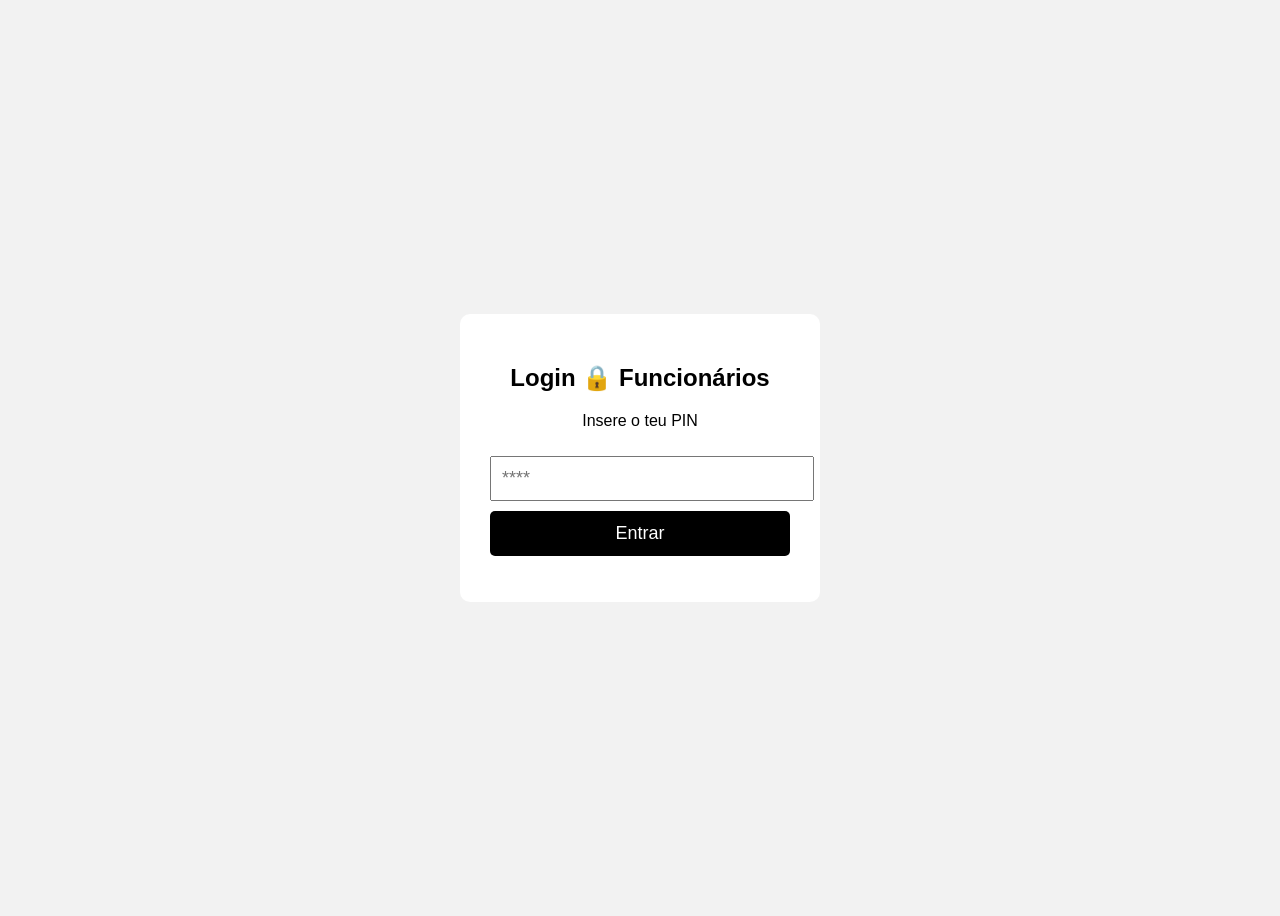
<file: historico.html>
<!DOCTYPE html>
<html>
<head>
  <meta charset="UTF-8">
  <title>Histórico</title>
  <link rel="stylesheet" href="styles.css">
</head>
<body>

<script>
  const id = localStorage.getItem("colaborador_id");
  const nome = localStorage.getItem("colaborador_nome");

  if (!id || !nome) {
    location.href = "login.html";
  }
</script>

<div class="container">
  <h2>Histórico de Checklists</h2>
  <p>Colaborador: <strong id="nomeColaborador"></strong></p>

  <div id="lista"></div>

  <button onclick="location.href='dashboard.html'">Voltar</button>
</div>

<script>
  document.getElementById("nomeColaborador").textContent = localStorage.getItem("colaborador_nome");

  async function carregarHistorico() {
    const id = localStorage.getItem("colaborador_id");

    const resposta = await fetch(
      `https://smsworkers.jorgepronto20.workers.dev/listar?colaborador_id=${id}`
    );

    const dados = await resposta.json();

    const lista = document.getElementById("lista");

    if (!dados.length) {
      lista.innerHTML = "<p>Sem registos.</p>";
      return;
    }

    lista.innerHTML = dados.map(item => `
      <div class="card">
        <p><strong>Data:</strong> ${item.data}</p>
        <p><strong>Hora:</strong> ${item.hora}</p>
        <p><strong>Tipo:</strong> ${item.tipo}</p>
        <p><strong>Respostas:</strong> ${item.respostas}</p>
      </div>
    `).join("");
  }

  carregarHistorico();
</script>

</body>
</html>
</file>
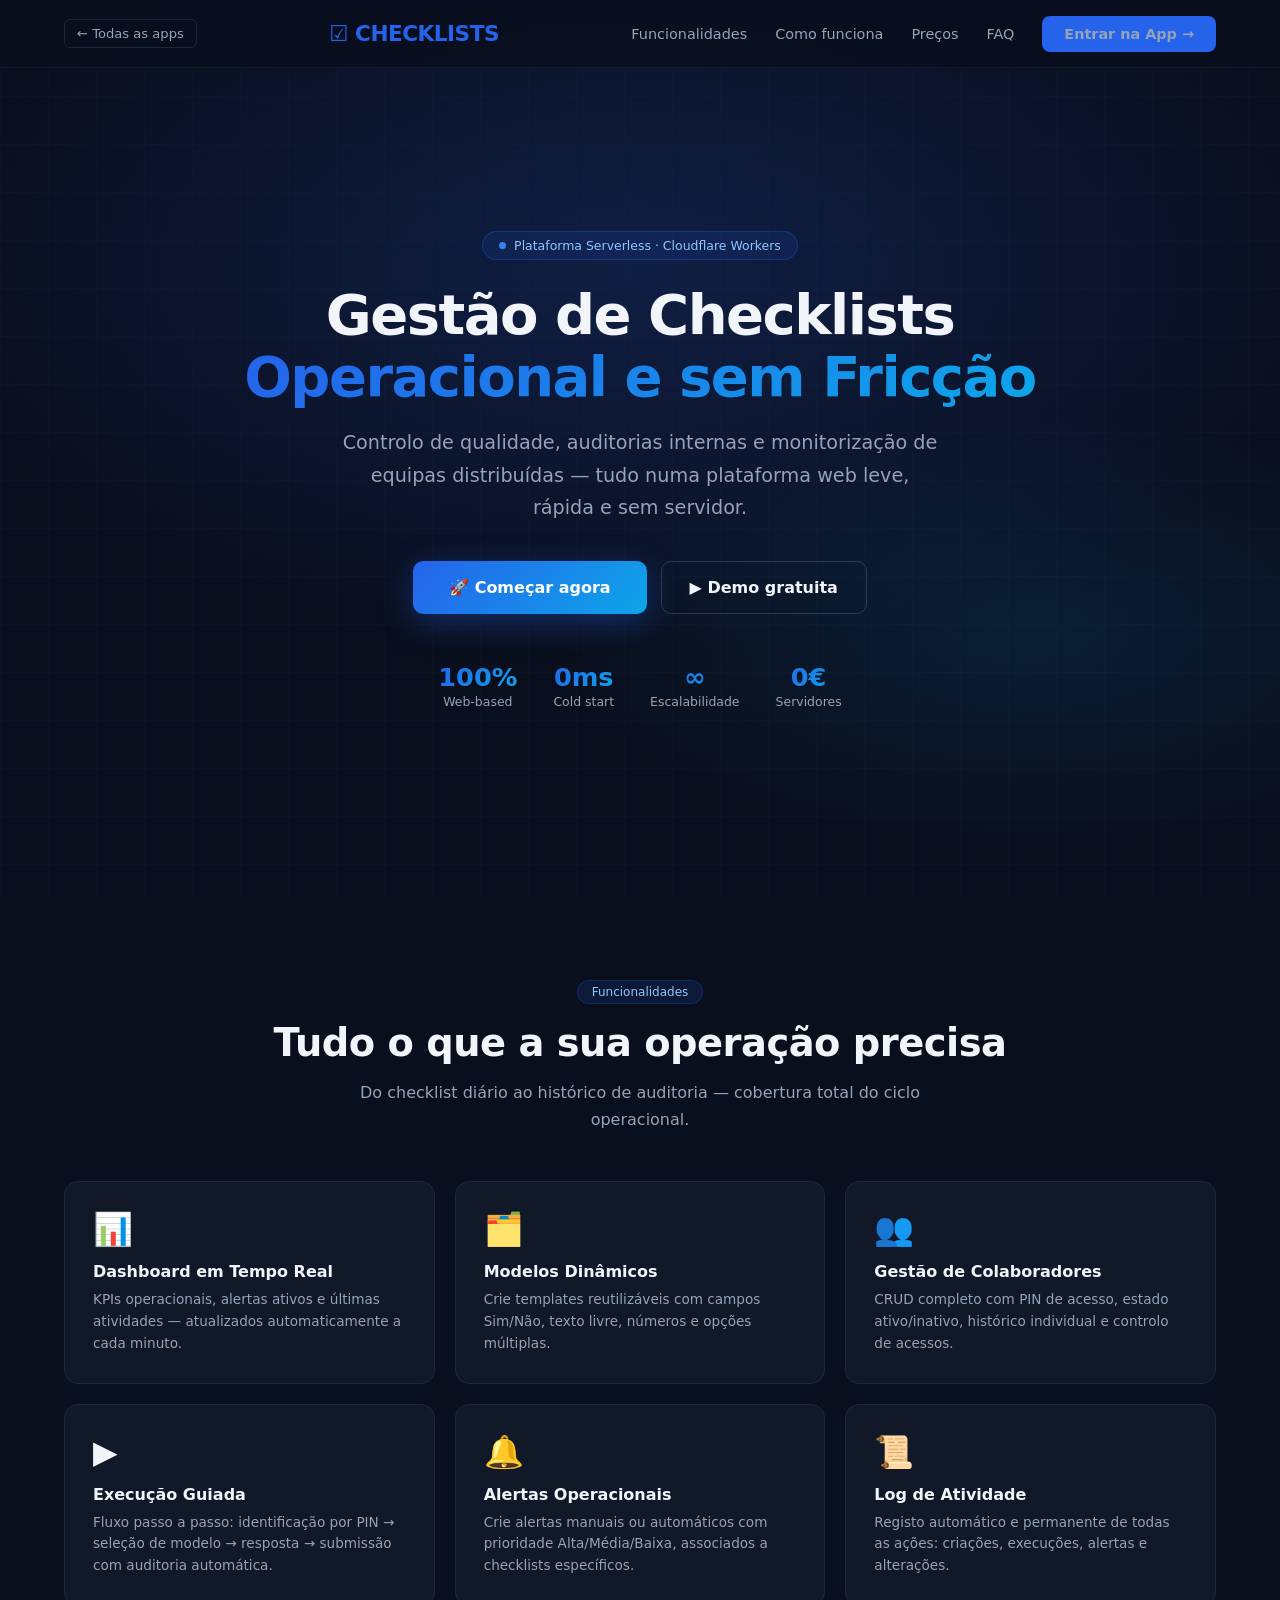
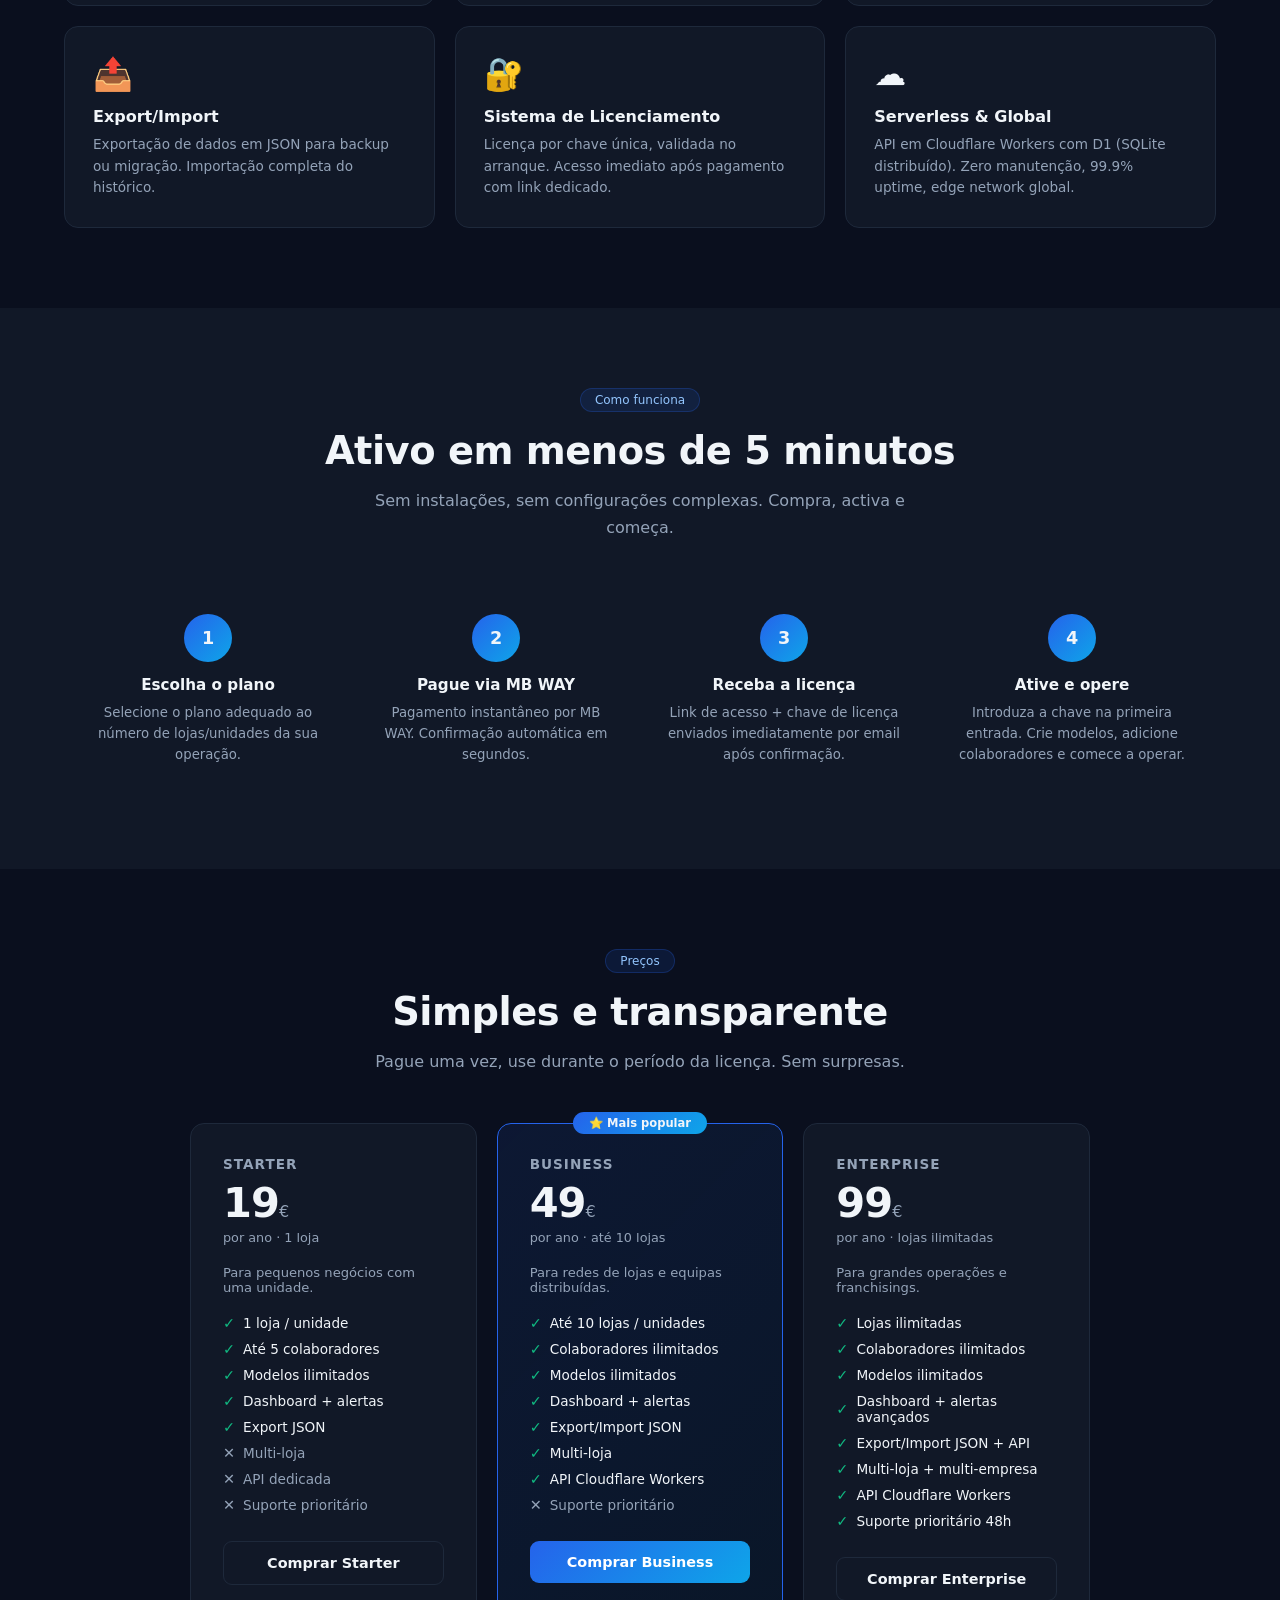
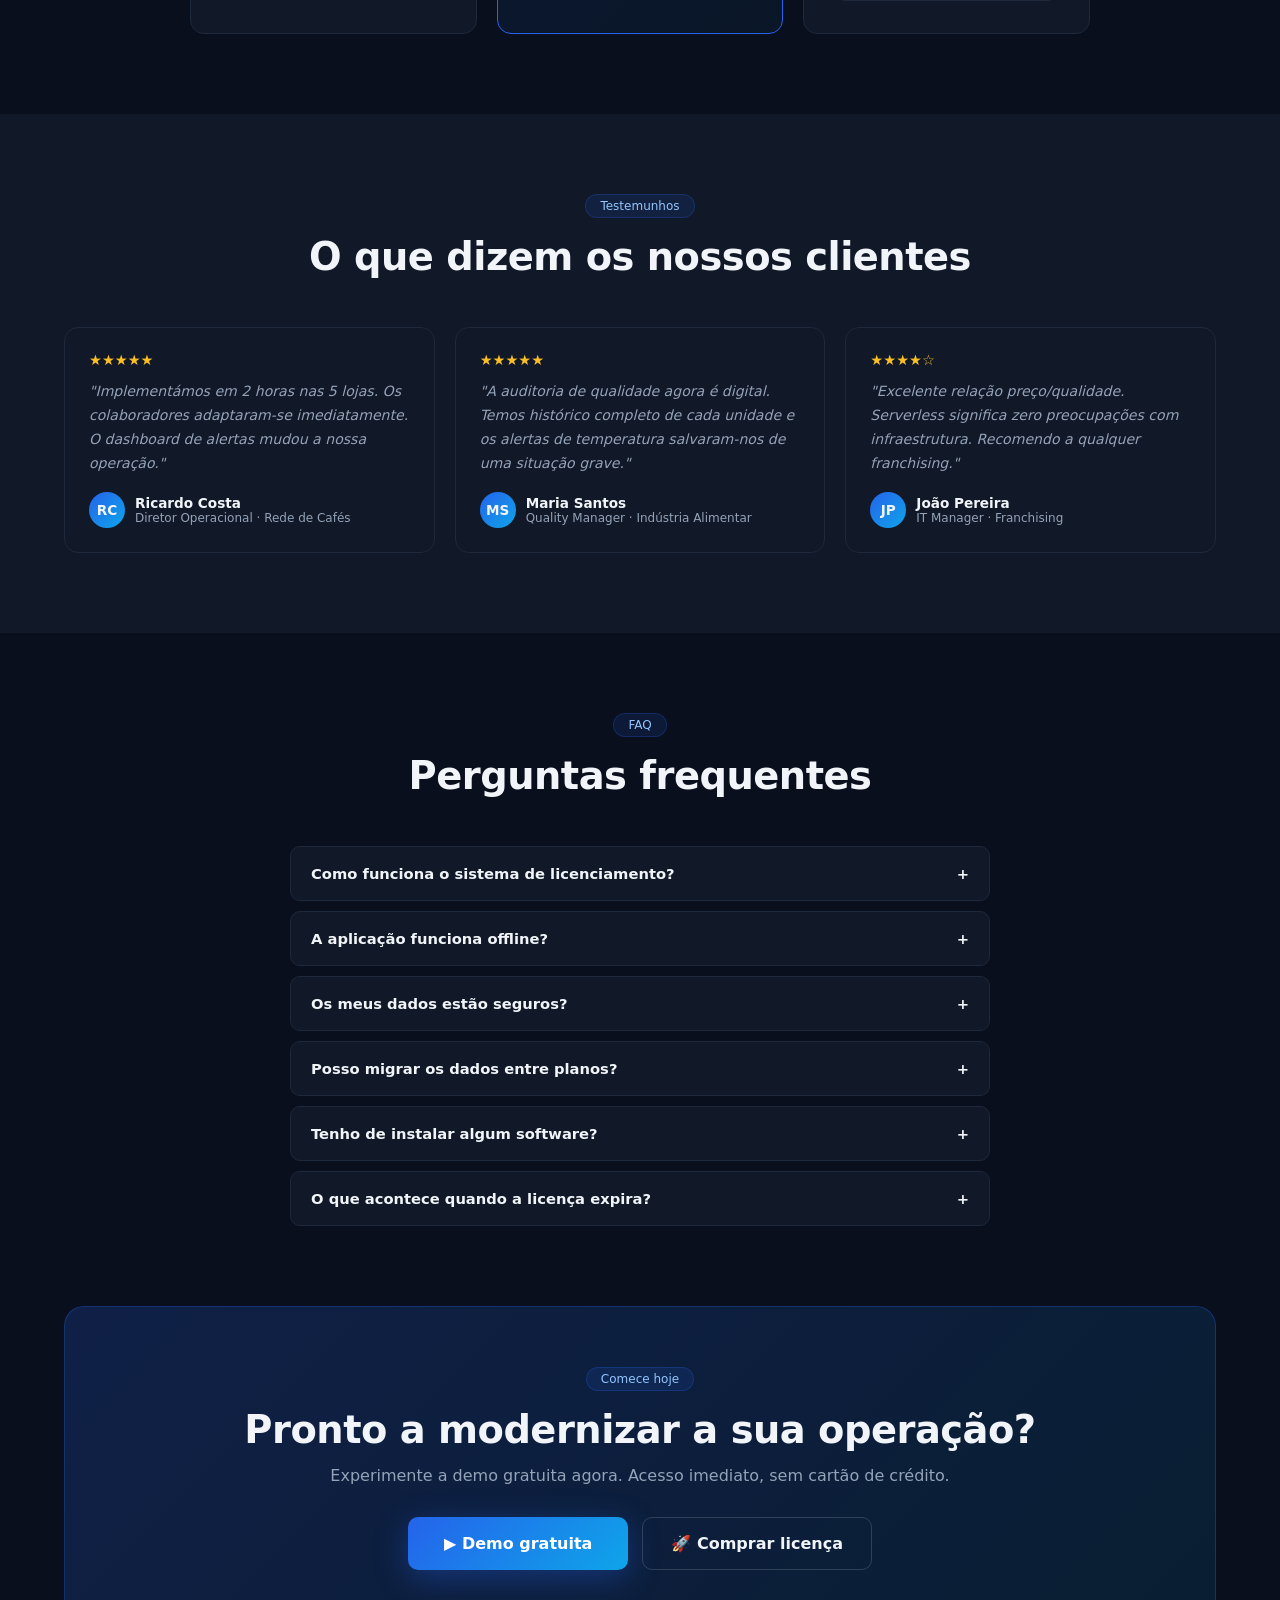
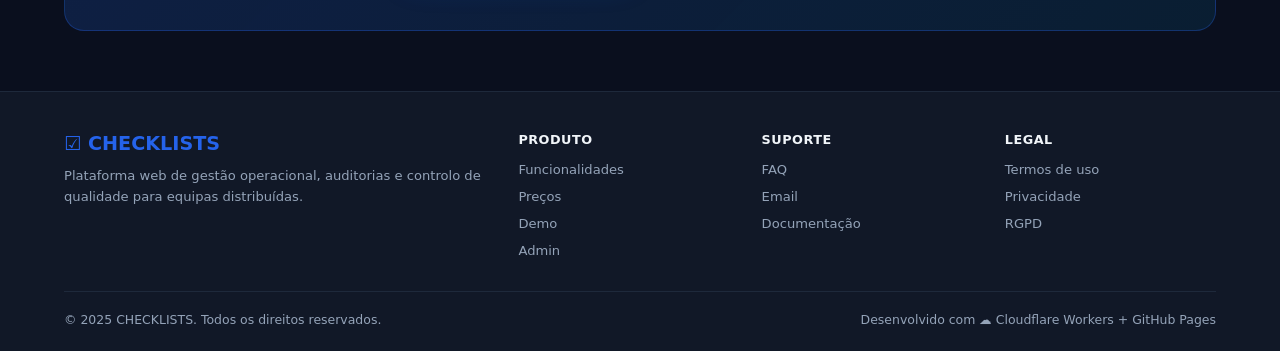
<file: landing-checklists.html>
<!DOCTYPE html>
<html lang="pt">
<head>
<meta charset="UTF-8">
<meta name="viewport" content="width=device-width, initial-scale=1.0">
<title>CHECKLISTS — Gestão Operacional para Equipas</title>
<meta name="description" content="Plataforma web de gestão de checklists operacionais, auditorias e controlo de qualidade para equipas distribuídas.">
<style>
  :root {
    --primary: #2563eb;
    --primary-dark: #1d4ed8;
    --primary-light: #3b82f6;
    --secondary: #0ea5e9;
    --success: #10b981;
    --dark: #0a0f1e;
    --dark2: #111827;
    --dark3: #1f2937;
    --text: #f1f5f9;
    --text-muted: #94a3b8;
    --border: #1e293b;
    --radius: 14px;
    --font: 'Segoe UI', system-ui, sans-serif;
    --grad: linear-gradient(135deg, #2563eb 0%, #0ea5e9 100%);
  }
  * { box-sizing: border-box; margin: 0; padding: 0; }
  html { scroll-behavior: smooth; }
  body { font-family: var(--font); background: var(--dark); color: var(--text); overflow-x: hidden; }

  /* NAV */
  nav {
    position: fixed; top: 0; left: 0; right: 0; z-index: 100;
    padding: 0 5vw; height: 68px; display: flex; align-items: center; justify-content: space-between;
    background: rgba(10,15,30,0.85); backdrop-filter: blur(16px); border-bottom: 1px solid rgba(255,255,255,0.05);
  }
  .nav-back { display: inline-flex; align-items: center; gap: 6px; color: var(--text-muted); font-size: 0.82rem; text-decoration: none; padding: 6px 12px; border: 1px solid rgba(255,255,255,0.1); border-radius: 6px; transition: all .2s; }
  .nav-back:hover { color: var(--text); border-color: rgba(255,255,255,0.25); background: rgba(255,255,255,0.04); }
  .nav-logo { font-size: 1.35rem; font-weight: 800; color: var(--primary); letter-spacing: -0.5px; display: flex; align-items: center; gap: 8px; }
  .nav-links { display: flex; gap: 28px; align-items: center; }
  .nav-links a { color: var(--text-muted); font-size: 0.9rem; text-decoration: none; transition: color .2s; }
  .nav-links a:hover { color: var(--text); }
  .nav-cta { padding: 10px 22px; background: var(--primary); color: #fff; border-radius: 8px; font-size: 0.88rem; font-weight: 600; text-decoration: none; transition: background .2s; }
  .nav-cta:hover { background: var(--primary-dark); color: #fff; }
  @media (max-width: 700px) { .nav-links { display: none; } }

  /* HERO */
  .hero {
    min-height: 100vh; display: flex; align-items: center; justify-content: center;
    padding: 100px 5vw 60px; text-align: center; position: relative; overflow: hidden;
  }
  .hero-bg {
    position: absolute; inset: 0;
    background: radial-gradient(ellipse 80% 60% at 50% 30%, rgba(37,99,235,0.18) 0%, transparent 70%),
                radial-gradient(ellipse 60% 40% at 80% 70%, rgba(14,165,233,0.10) 0%, transparent 60%);
  }
  .hero-grid {
    position: absolute; inset: 0;
    background-image: linear-gradient(rgba(37,99,235,0.04) 1px, transparent 1px),
                      linear-gradient(90deg, rgba(37,99,235,0.04) 1px, transparent 1px);
    background-size: 48px 48px;
  }
  .hero-content { position: relative; max-width: 860px; }
  .hero-badge {
    display: inline-flex; align-items: center; gap: 8px;
    padding: 6px 16px; background: rgba(37,99,235,0.12); border: 1px solid rgba(37,99,235,0.3);
    border-radius: 20px; font-size: 0.78rem; color: #93c5fd; margin-bottom: 24px;
  }
  .hero-badge-dot { width: 7px; height: 7px; background: var(--primary-light); border-radius: 50%; animation: blink 2s infinite; }
  @keyframes blink { 0%,100%{opacity:1}50%{opacity:.3} }
  h1 { font-size: clamp(2rem, 5vw, 3.5rem); font-weight: 900; line-height: 1.1; letter-spacing: -1.5px; margin-bottom: 20px; }
  h1 span { background: var(--grad); -webkit-background-clip: text; -webkit-text-fill-color: transparent; background-clip: text; }
  .hero-sub { font-size: clamp(1rem, 2vw, 1.2rem); color: var(--text-muted); max-width: 600px; margin: 0 auto 36px; line-height: 1.7; }
  .hero-actions { display: flex; gap: 14px; justify-content: center; flex-wrap: wrap; margin-bottom: 48px; }
  .btn-hero-primary { padding: 16px 36px; background: var(--grad); color: #fff; border: none; border-radius: 10px; font-size: 1rem; font-weight: 700; cursor: pointer; text-decoration: none; display: inline-flex; align-items: center; gap: 8px; transition: transform .15s, box-shadow .15s; box-shadow: 0 8px 32px rgba(37,99,235,0.35); }
  .btn-hero-primary:hover { transform: translateY(-2px); box-shadow: 0 12px 40px rgba(37,99,235,0.45); }
  .btn-hero-ghost { padding: 16px 28px; background: transparent; color: var(--text); border: 1px solid rgba(255,255,255,0.15); border-radius: 10px; font-size: 1rem; font-weight: 600; cursor: pointer; text-decoration: none; transition: border-color .2s, background .2s; }
  .btn-hero-ghost:hover { border-color: rgba(255,255,255,0.35); background: rgba(255,255,255,0.04); }
  .hero-stats { display: flex; gap: 36px; justify-content: center; flex-wrap: wrap; }
  .hero-stat { text-align: center; }
  .hero-stat-value { font-size: 1.6rem; font-weight: 800; background: var(--grad); -webkit-background-clip: text; -webkit-text-fill-color: transparent; background-clip: text; }
  .hero-stat-label { font-size: 0.78rem; color: var(--text-muted); margin-top: 2px; }

  /* SECTION */
  section { padding: 80px 5vw; }
  .section-tag { display: inline-block; padding: 4px 14px; background: rgba(37,99,235,0.12); border: 1px solid rgba(37,99,235,0.25); border-radius: 20px; font-size: 0.75rem; color: #93c5fd; margin-bottom: 16px; }
  h2 { font-size: clamp(1.6rem, 3vw, 2.4rem); font-weight: 800; letter-spacing: -0.5px; margin-bottom: 14px; }
  .section-sub { color: var(--text-muted); font-size: 1rem; max-width: 560px; line-height: 1.7; }
  .center { text-align: center; }
  .center .section-sub { margin: 0 auto; }

  /* FEATURES */
  .features-grid { display: grid; grid-template-columns: repeat(auto-fit, minmax(280px, 1fr)); gap: 20px; margin-top: 48px; }
  .feature-card {
    background: var(--dark2); border: 1px solid var(--border); border-radius: var(--radius);
    padding: 28px; transition: border-color .2s, transform .2s;
  }
  .feature-card:hover { border-color: rgba(37,99,235,0.4); transform: translateY(-4px); }
  .feature-icon { font-size: 2rem; margin-bottom: 14px; }
  .feature-title { font-size: 1rem; font-weight: 700; margin-bottom: 8px; }
  .feature-desc { font-size: 0.85rem; color: var(--text-muted); line-height: 1.6; }

  /* HOW IT WORKS */
  .how-grid { display: grid; grid-template-columns: repeat(auto-fit, minmax(220px, 1fr)); gap: 0; margin-top: 48px; position: relative; }
  .how-step { text-align: center; padding: 24px; }
  .how-num { width: 48px; height: 48px; border-radius: 50%; background: var(--grad); display: flex; align-items: center; justify-content: center; font-size: 1.1rem; font-weight: 800; margin: 0 auto 14px; }
  .how-title { font-size: 0.95rem; font-weight: 700; margin-bottom: 8px; }
  .how-desc { font-size: 0.83rem; color: var(--text-muted); line-height: 1.6; }

  /* PRICING */
  .pricing-grid { display: grid; grid-template-columns: repeat(auto-fit, minmax(260px, 1fr)); gap: 20px; margin-top: 48px; max-width: 900px; margin-left: auto; margin-right: auto; }
  .pricing-card {
    background: var(--dark2); border: 1px solid var(--border); border-radius: var(--radius);
    padding: 32px; position: relative;
  }
  .pricing-card.featured { border-color: var(--primary); background: linear-gradient(135deg, rgba(37,99,235,0.1), rgba(14,165,233,0.05)); }
  .pricing-popular { position: absolute; top: -12px; left: 50%; transform: translateX(-50%); padding: 4px 16px; background: var(--grad); border-radius: 20px; font-size: 0.72rem; font-weight: 700; white-space: nowrap; }
  .pricing-name { font-size: 0.85rem; font-weight: 700; color: var(--text-muted); text-transform: uppercase; letter-spacing: 1px; margin-bottom: 10px; }
  .pricing-price { font-size: 2.6rem; font-weight: 900; letter-spacing: -1px; line-height: 1; }
  .pricing-price span { font-size: 1rem; font-weight: 500; color: var(--text-muted); }
  .pricing-period { font-size: 0.8rem; color: var(--text-muted); margin: 6px 0 20px; }
  .pricing-desc { font-size: 0.82rem; color: var(--text-muted); margin-bottom: 20px; }
  .pricing-features { list-style: none; display: flex; flex-direction: column; gap: 10px; margin-bottom: 28px; }
  .pricing-features li { font-size: 0.85rem; display: flex; align-items: center; gap: 8px; }
  .pricing-features li::before { content: '✓'; color: var(--success); font-weight: 700; font-size: 0.9rem; flex-shrink: 0; }
  .pricing-features li.no::before { content: '✕'; color: var(--text-muted); }
  .pricing-features li.no { color: var(--text-muted); }
  .btn-pricing { display: block; text-align: center; padding: 13px; border-radius: 9px; font-size: 0.9rem; font-weight: 700; cursor: pointer; text-decoration: none; transition: all .15s; }
  .btn-pricing-primary { background: var(--grad); color: #fff; }
  .btn-pricing-ghost { background: transparent; border: 1px solid var(--border); color: var(--text); }
  .btn-pricing-ghost:hover { border-color: rgba(255,255,255,0.3); background: rgba(255,255,255,0.04); }

  /* TESTIMONIALS */
  .testimonials-grid { display: grid; grid-template-columns: repeat(auto-fit, minmax(280px, 1fr)); gap: 20px; margin-top: 48px; }
  .testimonial-card { background: var(--dark2); border: 1px solid var(--border); border-radius: var(--radius); padding: 24px; }
  .testimonial-stars { color: #fbbf24; font-size: 0.9rem; margin-bottom: 12px; }
  .testimonial-text { font-size: 0.88rem; color: var(--text-muted); line-height: 1.7; margin-bottom: 16px; font-style: italic; }
  .testimonial-author { display: flex; align-items: center; gap: 10px; }
  .testimonial-avatar { width: 36px; height: 36px; border-radius: 50%; background: var(--grad); display: flex; align-items: center; justify-content: center; font-weight: 700; font-size: 0.85rem; }
  .testimonial-name { font-size: 0.85rem; font-weight: 700; }
  .testimonial-role { font-size: 0.75rem; color: var(--text-muted); }

  /* FAQ */
  .faq-list { max-width: 700px; margin: 48px auto 0; display: flex; flex-direction: column; gap: 10px; }
  .faq-item { background: var(--dark2); border: 1px solid var(--border); border-radius: 10px; overflow: hidden; }
  .faq-q { padding: 18px 20px; font-size: 0.92rem; font-weight: 600; cursor: pointer; display: flex; justify-content: space-between; align-items: center; gap: 12px; }
  .faq-q:hover { background: rgba(255,255,255,0.02); }
  .faq-icon { transition: transform .2s; flex-shrink: 0; }
  .faq-item.open .faq-icon { transform: rotate(45deg); }
  .faq-a { display: none; padding: 0 20px 18px; font-size: 0.85rem; color: var(--text-muted); line-height: 1.7; }
  .faq-item.open .faq-a { display: block; }

  /* CTA SECTION */
  .cta-section {
    margin: 0 5vw 60px; border-radius: 20px;
    background: linear-gradient(135deg, rgba(37,99,235,0.2), rgba(14,165,233,0.1));
    border: 1px solid rgba(37,99,235,0.3); padding: 60px 5vw; text-align: center;
  }
  .cta-section h2 { margin-bottom: 14px; }
  .cta-section p { color: var(--text-muted); margin-bottom: 32px; font-size: 1rem; }

  /* PAYMENT MODAL */
  .pay-overlay { position: fixed; inset: 0; background: rgba(0,0,0,0.8); backdrop-filter: blur(8px); z-index: 500; display: none; align-items: center; justify-content: center; padding: 20px; }
  .pay-overlay.open { display: flex; }
  .pay-modal { background: #111827; border: 1px solid var(--border); border-radius: 18px; width: 480px; max-width: 100%; max-height: 90vh; overflow-y: auto; padding: 36px; }
  .pay-header { display: flex; justify-content: space-between; align-items: center; margin-bottom: 28px; }
  .pay-title { font-size: 1.2rem; font-weight: 800; }
  .pay-close { background: none; border: none; color: var(--text-muted); font-size: 1.3rem; cursor: pointer; }
  .pay-plan { background: rgba(37,99,235,0.1); border: 1px solid rgba(37,99,235,0.25); border-radius: 10px; padding: 16px 20px; margin-bottom: 24px; display: flex; justify-content: space-between; align-items: center; }
  .pay-plan-name { font-size: 0.9rem; font-weight: 700; }
  .pay-plan-price { font-size: 1.3rem; font-weight: 800; color: #93c5fd; }
  .form-label { display: block; font-size: 0.8rem; color: var(--text-muted); margin-bottom: 6px; font-weight: 500; }
  .form-control { width: 100%; padding: 11px 14px; background: #0a0f1e; border: 1px solid #1e293b; border-radius: 9px; color: var(--text); font-size: 0.9rem; font-family: var(--font); }
  .form-control:focus { outline: none; border-color: var(--primary); }
  .form-group { margin-bottom: 14px; }
  .pay-methods { display: flex; gap: 10px; margin-bottom: 20px; }
  .pay-method { flex: 1; padding: 12px; border: 1px solid var(--border); border-radius: 9px; text-align: center; cursor: pointer; font-size: 0.82rem; transition: all .15s; }
  .pay-method.active { border-color: var(--primary); background: rgba(37,99,235,0.1); color: #93c5fd; }
  .pay-mbway { display: none; }
  .pay-mbway.show { display: block; }
  .mbway-input-wrap { display: flex; gap: 8px; align-items: center; }
  .phone-flag { padding: 11px 12px; background: #0a0f1e; border: 1px solid #1e293b; border-radius: 9px; font-size: 0.85rem; white-space: nowrap; }
  .btn-pay { width: 100%; padding: 14px; background: var(--grad); color: #fff; border: none; border-radius: 10px; font-size: 1rem; font-weight: 700; cursor: pointer; transition: all .15s; }
  .btn-pay:hover { transform: translateY(-1px); box-shadow: 0 8px 24px rgba(37,99,235,0.4); }
  .pay-security { text-align: center; font-size: 0.75rem; color: var(--text-muted); margin-top: 14px; }
  .pay-steps { display: none; text-align: center; padding: 20px 0; }
  .pay-steps.show { display: block; }
  .pay-step-icon { font-size: 3rem; margin-bottom: 14px; }
  .pay-step-title { font-size: 1.1rem; font-weight: 700; margin-bottom: 8px; }
  .pay-step-desc { font-size: 0.85rem; color: var(--text-muted); line-height: 1.6; }

  /* FOOTER */
  footer { background: var(--dark2); border-top: 1px solid var(--border); padding: 40px 5vw 24px; }
  .footer-grid { display: grid; grid-template-columns: 2fr 1fr 1fr 1fr; gap: 32px; margin-bottom: 32px; }
  @media (max-width: 700px) { .footer-grid { grid-template-columns: 1fr 1fr; } }
  .footer-logo { font-size: 1.2rem; font-weight: 800; color: var(--primary); margin-bottom: 10px; }
  .footer-desc { font-size: 0.82rem; color: var(--text-muted); line-height: 1.6; }
  .footer-col-title { font-size: 0.8rem; font-weight: 700; color: var(--text); margin-bottom: 12px; text-transform: uppercase; letter-spacing: 0.5px; }
  .footer-links { list-style: none; display: flex; flex-direction: column; gap: 8px; }
  .footer-links a { font-size: 0.82rem; color: var(--text-muted); text-decoration: none; transition: color .2s; }
  .footer-links a:hover { color: var(--text); }
  .footer-bottom { border-top: 1px solid var(--border); padding-top: 20px; display: flex; justify-content: space-between; align-items: center; flex-wrap: wrap; gap: 10px; }
  .footer-copy { font-size: 0.78rem; color: var(--text-muted); }
</style>
</head>
<body>

<!-- NAV -->
<nav>
  <a href="index.html" class="nav-back">← Todas as apps</a>
  <div class="nav-logo">☑ CHECKLISTS</div>
  <div class="nav-links">
    <a href="#features">Funcionalidades</a>
    <a href="#how">Como funciona</a>
    <a href="#pricing">Preços</a>
    <a href="#faq">FAQ</a>
    <a href="checklists-app.html" class="nav-cta">Entrar na App →</a>
  </div>
</nav>

<!-- HERO -->
<section class="hero" id="hero">
  <div class="hero-bg"></div>
  <div class="hero-grid"></div>
  <div class="hero-content">
    <div class="hero-badge"><div class="hero-badge-dot"></div>Plataforma Serverless · Cloudflare Workers</div>
    <h1>Gestão de Checklists<br><span>Operacional e sem Fricção</span></h1>
    <p class="hero-sub">Controlo de qualidade, auditorias internas e monitorização de equipas distribuídas — tudo numa plataforma web leve, rápida e sem servidor.</p>
    <div class="hero-actions">
      <a href="#pricing" class="btn-hero-primary" onclick="openPay('starter', event)">🚀 Começar agora</a>
      <a href="checklists-app.html" class="btn-hero-ghost">▶ Demo gratuita</a>
    </div>
    <div class="hero-stats">
      <div class="hero-stat"><div class="hero-stat-value">100%</div><div class="hero-stat-label">Web-based</div></div>
      <div class="hero-stat"><div class="hero-stat-value">0ms</div><div class="hero-stat-label">Cold start</div></div>
      <div class="hero-stat"><div class="hero-stat-value">∞</div><div class="hero-stat-label">Escalabilidade</div></div>
      <div class="hero-stat"><div class="hero-stat-value">0€</div><div class="hero-stat-label">Servidores</div></div>
    </div>
  </div>
</section>

<!-- FEATURES -->
<section id="features">
  <div class="center">
    <div class="section-tag">Funcionalidades</div>
    <h2>Tudo o que a sua operação precisa</h2>
    <p class="section-sub">Do checklist diário ao histórico de auditoria — cobertura total do ciclo operacional.</p>
  </div>
  <div class="features-grid">
    <div class="feature-card">
      <div class="feature-icon">📊</div>
      <div class="feature-title">Dashboard em Tempo Real</div>
      <div class="feature-desc">KPIs operacionais, alertas ativos e últimas atividades — atualizados automaticamente a cada minuto.</div>
    </div>
    <div class="feature-card">
      <div class="feature-icon">🗂️</div>
      <div class="feature-title">Modelos Dinâmicos</div>
      <div class="feature-desc">Crie templates reutilizáveis com campos Sim/Não, texto livre, números e opções múltiplas.</div>
    </div>
    <div class="feature-card">
      <div class="feature-icon">👥</div>
      <div class="feature-title">Gestão de Colaboradores</div>
      <div class="feature-desc">CRUD completo com PIN de acesso, estado ativo/inativo, histórico individual e controlo de acessos.</div>
    </div>
    <div class="feature-card">
      <div class="feature-icon">▶️</div>
      <div class="feature-title">Execução Guiada</div>
      <div class="feature-desc">Fluxo passo a passo: identificação por PIN → seleção de modelo → resposta → submissão com auditoria automática.</div>
    </div>
    <div class="feature-card">
      <div class="feature-icon">🔔</div>
      <div class="feature-title">Alertas Operacionais</div>
      <div class="feature-desc">Crie alertas manuais ou automáticos com prioridade Alta/Média/Baixa, associados a checklists específicos.</div>
    </div>
    <div class="feature-card">
      <div class="feature-icon">📜</div>
      <div class="feature-title">Log de Atividade</div>
      <div class="feature-desc">Registo automático e permanente de todas as ações: criações, execuções, alertas e alterações.</div>
    </div>
    <div class="feature-card">
      <div class="feature-icon">📤</div>
      <div class="feature-title">Export/Import</div>
      <div class="feature-desc">Exportação de dados em JSON para backup ou migração. Importação completa do histórico.</div>
    </div>
    <div class="feature-card">
      <div class="feature-icon">🔐</div>
      <div class="feature-title">Sistema de Licenciamento</div>
      <div class="feature-desc">Licença por chave única, validada no arranque. Acesso imediato após pagamento com link dedicado.</div>
    </div>
    <div class="feature-card">
      <div class="feature-icon">☁️</div>
      <div class="feature-title">Serverless & Global</div>
      <div class="feature-desc">API em Cloudflare Workers com D1 (SQLite distribuído). Zero manutenção, 99.9% uptime, edge network global.</div>
    </div>
  </div>
</section>

<!-- HOW IT WORKS -->
<section id="how" style="background: var(--dark2);">
  <div class="center">
    <div class="section-tag">Como funciona</div>
    <h2>Ativo em menos de 5 minutos</h2>
    <p class="section-sub">Sem instalações, sem configurações complexas. Compra, activa e começa.</p>
  </div>
  <div class="how-grid">
    <div class="how-step">
      <div class="how-num">1</div>
      <div class="how-title">Escolha o plano</div>
      <div class="how-desc">Selecione o plano adequado ao número de lojas/unidades da sua operação.</div>
    </div>
    <div class="how-step">
      <div class="how-num">2</div>
      <div class="how-title">Pague via MB WAY</div>
      <div class="how-desc">Pagamento instantâneo por MB WAY. Confirmação automática em segundos.</div>
    </div>
    <div class="how-step">
      <div class="how-num">3</div>
      <div class="how-title">Receba a licença</div>
      <div class="how-desc">Link de acesso + chave de licença enviados imediatamente por email após confirmação.</div>
    </div>
    <div class="how-step">
      <div class="how-num">4</div>
      <div class="how-title">Ative e opere</div>
      <div class="how-desc">Introduza a chave na primeira entrada. Crie modelos, adicione colaboradores e comece a operar.</div>
    </div>
  </div>
</section>

<!-- PRICING -->
<section id="pricing">
  <div class="center">
    <div class="section-tag">Preços</div>
    <h2>Simples e transparente</h2>
    <p class="section-sub">Pague uma vez, use durante o período da licença. Sem surpresas.</p>
  </div>
  <div class="pricing-grid">
    <div class="pricing-card">
      <div class="pricing-name">Starter</div>
      <div class="pricing-price">19<span>€</span></div>
      <div class="pricing-period">por ano · 1 loja</div>
      <div class="pricing-desc">Para pequenos negócios com uma unidade.</div>
      <ul class="pricing-features">
        <li>1 loja / unidade</li>
        <li>Até 5 colaboradores</li>
        <li>Modelos ilimitados</li>
        <li>Dashboard + alertas</li>
        <li>Export JSON</li>
        <li class="no">Multi-loja</li>
        <li class="no">API dedicada</li>
        <li class="no">Suporte prioritário</li>
      </ul>
      <a href="#" class="btn-pricing btn-pricing-ghost" onclick="openPay('starter', event)">Comprar Starter</a>
    </div>
    <div class="pricing-card featured">
      <div class="pricing-popular">⭐ Mais popular</div>
      <div class="pricing-name">Business</div>
      <div class="pricing-price">49<span>€</span></div>
      <div class="pricing-period">por ano · até 10 lojas</div>
      <div class="pricing-desc">Para redes de lojas e equipas distribuídas.</div>
      <ul class="pricing-features">
        <li>Até 10 lojas / unidades</li>
        <li>Colaboradores ilimitados</li>
        <li>Modelos ilimitados</li>
        <li>Dashboard + alertas</li>
        <li>Export/Import JSON</li>
        <li>Multi-loja</li>
        <li>API Cloudflare Workers</li>
        <li class="no">Suporte prioritário</li>
      </ul>
      <a href="#" class="btn-pricing btn-pricing-primary" onclick="openPay('business', event)">Comprar Business</a>
    </div>
    <div class="pricing-card">
      <div class="pricing-name">Enterprise</div>
      <div class="pricing-price">99<span>€</span></div>
      <div class="pricing-period">por ano · lojas ilimitadas</div>
      <div class="pricing-desc">Para grandes operações e franchisings.</div>
      <ul class="pricing-features">
        <li>Lojas ilimitadas</li>
        <li>Colaboradores ilimitados</li>
        <li>Modelos ilimitados</li>
        <li>Dashboard + alertas avançados</li>
        <li>Export/Import JSON + API</li>
        <li>Multi-loja + multi-empresa</li>
        <li>API Cloudflare Workers</li>
        <li>Suporte prioritário 48h</li>
      </ul>
      <a href="#" class="btn-pricing btn-pricing-ghost" onclick="openPay('enterprise', event)">Comprar Enterprise</a>
    </div>
  </div>
</section>

<!-- TESTIMONIALS -->
<section style="background: var(--dark2);">
  <div class="center">
    <div class="section-tag">Testemunhos</div>
    <h2>O que dizem os nossos clientes</h2>
  </div>
  <div class="testimonials-grid">
    <div class="testimonial-card">
      <div class="testimonial-stars">★★★★★</div>
      <div class="testimonial-text">"Implementámos em 2 horas nas 5 lojas. Os colaboradores adaptaram-se imediatamente. O dashboard de alertas mudou a nossa operação."</div>
      <div class="testimonial-author">
        <div class="testimonial-avatar">RC</div>
        <div><div class="testimonial-name">Ricardo Costa</div><div class="testimonial-role">Diretor Operacional · Rede de Cafés</div></div>
      </div>
    </div>
    <div class="testimonial-card">
      <div class="testimonial-stars">★★★★★</div>
      <div class="testimonial-text">"A auditoria de qualidade agora é digital. Temos histórico completo de cada unidade e os alertas de temperatura salvaram-nos de uma situação grave."</div>
      <div class="testimonial-author">
        <div class="testimonial-avatar">MS</div>
        <div><div class="testimonial-name">Maria Santos</div><div class="testimonial-role">Quality Manager · Indústria Alimentar</div></div>
      </div>
    </div>
    <div class="testimonial-card">
      <div class="testimonial-stars">★★★★☆</div>
      <div class="testimonial-text">"Excelente relação preço/qualidade. Serverless significa zero preocupações com infraestrutura. Recomendo a qualquer franchising."</div>
      <div class="testimonial-author">
        <div class="testimonial-avatar">JP</div>
        <div><div class="testimonial-name">João Pereira</div><div class="testimonial-role">IT Manager · Franchising</div></div>
      </div>
    </div>
  </div>
</section>

<!-- FAQ -->
<section id="faq">
  <div class="center">
    <div class="section-tag">FAQ</div>
    <h2>Perguntas frequentes</h2>
  </div>
  <div class="faq-list">
    <div class="faq-item">
      <div class="faq-q" onclick="toggleFaq(this)">Como funciona o sistema de licenciamento? <span class="faq-icon">+</span></div>
      <div class="faq-a">Após o pagamento ser confirmado, recebe por email um link direto para a aplicação e uma chave de licença única no formato XXXX-XXXX-XXXX-XXXX. Na primeira entrada, introduz a chave e fica com acesso pelo período da licença contratado.</div>
    </div>
    <div class="faq-item">
      <div class="faq-q" onclick="toggleFaq(this)">A aplicação funciona offline? <span class="faq-icon">+</span></div>
      <div class="faq-a">Em modo Demo (localStorage), sim — funciona completamente offline no browser. No modo Live com Cloudflare Workers, necessita de ligação à internet para sincronizar dados com a base de dados D1.</div>
    </div>
    <div class="faq-item">
      <div class="faq-q" onclick="toggleFaq(this)">Os meus dados estão seguros? <span class="faq-icon">+</span></div>
      <div class="faq-a">Sim. A API corre em Cloudflare Workers com CORS restrito ao seu domínio, sem dependências de terceiros. Em modo Demo, os dados ficam apenas no localStorage do seu browser. Em modo Live, a Cloudflare D1 garante armazenamento distribuído e seguro.</div>
    </div>
    <div class="faq-item">
      <div class="faq-q" onclick="toggleFaq(this)">Posso migrar os dados entre planos? <span class="faq-icon">+</span></div>
      <div class="faq-a">Sim. A funcionalidade de Export/Import JSON permite exportar todos os dados (colaboradores, modelos, checklists, alertas, atividade) e importá-los noutro plano ou instância.</div>
    </div>
    <div class="faq-item">
      <div class="faq-q" onclick="toggleFaq(this)">Tenho de instalar algum software? <span class="faq-icon">+</span></div>
      <div class="faq-a">Não. É 100% web-based. Abre no browser de qualquer dispositivo — PC, tablet ou telemóvel. Nada para instalar, nada para atualizar manualmente.</div>
    </div>
    <div class="faq-item">
      <div class="faq-q" onclick="toggleFaq(this)">O que acontece quando a licença expira? <span class="faq-icon">+</span></div>
      <div class="faq-a">Quando a licença expira, é apresentado o ecrã de ativação. Os dados ficam guardados localmente. Basta renovar e introduzir a nova chave para retomar o acesso imediato.</div>
    </div>
  </div>
</section>

<!-- CTA -->
<div class="cta-section">
  <div class="section-tag">Comece hoje</div>
  <h2>Pronto a modernizar a sua operação?</h2>
  <p>Experimente a demo gratuita agora. Acesso imediato, sem cartão de crédito.</p>
  <div style="display:flex; gap:14px; justify-content:center; flex-wrap:wrap;">
    <a href="checklists-app.html" class="btn-hero-primary">▶ Demo gratuita</a>
    <a href="#pricing" class="btn-hero-ghost" style="color:var(--text);" onclick="openPay('business', event)">🚀 Comprar licença</a>
  </div>
</div>

<!-- FOOTER -->
<footer>
  <div class="footer-grid">
    <div>
      <div class="footer-logo">☑ CHECKLISTS</div>
      <div class="footer-desc">Plataforma web de gestão operacional, auditorias e controlo de qualidade para equipas distribuídas.</div>
    </div>
    <div>
      <div class="footer-col-title">Produto</div>
      <ul class="footer-links">
        <li><a href="#features">Funcionalidades</a></li>
        <li><a href="#pricing">Preços</a></li>
        <li><a href="checklists-app.html">Demo</a></li>
        <li><a href="admin.html">Admin</a></li>
      </ul>
    </div>
    <div>
      <div class="footer-col-title">Suporte</div>
      <ul class="footer-links">
        <li><a href="#faq">FAQ</a></li>
        <li><a href="mailto:suporte@checklists.app">Email</a></li>
        <li><a href="#">Documentação</a></li>
      </ul>
    </div>
    <div>
      <div class="footer-col-title">Legal</div>
      <ul class="footer-links">
        <li><a href="#">Termos de uso</a></li>
        <li><a href="#">Privacidade</a></li>
        <li><a href="#">RGPD</a></li>
      </ul>
    </div>
  </div>
  <div class="footer-bottom">
    <div class="footer-copy">© 2025 CHECKLISTS. Todos os direitos reservados.</div>
    <div class="footer-copy">Desenvolvido com ☁️ Cloudflare Workers + GitHub Pages</div>
  </div>
</footer>

<!-- PAYMENT MODAL -->
<div class="pay-overlay" id="payOverlay" onclick="if(event.target===this)closePayModal()">
  <div class="pay-modal">
    <div class="pay-header">
      <div class="pay-title">Adquirir Licença</div>
      <button class="pay-close" onclick="closePayModal()">✕</button>
    </div>
    <div id="payForm">
      <div class="pay-plan" id="payPlanInfo">
        <div><div class="pay-plan-name" id="payPlanName">Business</div><div style="font-size:0.76rem;color:#94a3b8;">Licença anual</div></div>
        <div class="pay-plan-price" id="payPlanPrice">49€</div>
      </div>
      <div class="form-group">
        <label class="form-label">Nome completo *</label>
        <input type="text" class="form-control" id="payNome" placeholder="João Silva">
      </div>
      <div class="form-group">
        <label class="form-label">Email *</label>
        <input type="email" class="form-control" id="payEmail" placeholder="email@empresa.com">
      </div>
      <div class="form-group">
        <label class="form-label">Empresa</label>
        <input type="text" class="form-control" id="payEmpresa" placeholder="Nome da empresa (opcional)">
      </div>
      <div class="form-group">
        <label class="form-label" style="margin-bottom:10px;">Método de pagamento</label>
        <div class="pay-methods">
          <div class="pay-method active" onclick="selectMethod('mbway', this)">📱 MB WAY</div>
          <div class="pay-method" onclick="selectMethod('multibanco', this)">🏧 Multibanco</div>
          <div class="pay-method" onclick="selectMethod('card', this)">💳 Cartão</div>
        </div>
      </div>
      <div class="pay-mbway show" id="payMbway">
        <div class="form-group">
          <label class="form-label">Número de telemóvel *</label>
          <div class="mbway-input-wrap">
            <div class="phone-flag">🇵🇹 +351</div>
            <input type="tel" class="form-control" id="payTelefone" placeholder="9XX XXX XXX" maxlength="9">
          </div>
        </div>
      </div>
      <div id="payMultibanco" style="display:none;">
        <div style="background:rgba(37,99,235,0.08); border:1px solid rgba(37,99,235,0.2); border-radius:9px; padding:14px; margin-bottom:14px; font-size:0.83rem; color:#93c5fd;">
          Referência Multibanco será gerada após confirmação dos dados.
        </div>
      </div>
      <div id="payCard" style="display:none;">
        <div style="background:rgba(37,99,235,0.08); border:1px solid rgba(37,99,235,0.2); border-radius:9px; padding:14px; margin-bottom:14px; font-size:0.83rem; color:#93c5fd;">
          Pagamento por cartão disponível em breve. Use MB WAY ou Multibanco.
        </div>
      </div>
      <button class="btn-pay" onclick="processPayment()">🔒 Confirmar Pagamento</button>
      <div class="pay-security">🔒 Pagamento seguro · Dados encriptados · RGPD compliant</div>
    </div>
    <div class="pay-steps" id="payStepMbway">
      <div class="pay-step-icon">📱</div>
      <div class="pay-step-title">Aguardando confirmação MB WAY</div>
      <div class="pay-step-desc">
        Abrimos uma notificação na sua app MB WAY.<br>
        <strong id="payPhoneDisplay"></strong><br><br>
        Aceite o pagamento na aplicação para receber a sua licença por email.
      </div>
      <div style="margin-top:24px; padding:16px; background:rgba(37,99,235,0.08); border-radius:9px; font-size:0.82rem; color:#94a3b8;">
        ⏱ A aguardar resposta... (simulação de demo)
      </div>
      <button class="btn-pay" style="margin-top:20px;" onclick="simulatePaymentSuccess()">✅ Simular Pagamento Confirmado</button>
    </div>
    <div class="pay-steps" id="payStepSuccess">
      <div class="pay-step-icon">🎉</div>
      <div class="pay-step-title">Pagamento confirmado!</div>
      <div class="pay-step-desc">
        A sua licença foi ativada com sucesso.<br><br>
        <div style="background:rgba(16,185,129,0.1); border:1px solid rgba(16,185,129,0.3); border-radius:9px; padding:16px; margin:14px 0;">
          <div style="font-size:0.78rem; color:#94a3b8; margin-bottom:6px;">Chave de licença</div>
          <div id="payLicenseKey" style="font-family:monospace; font-size:1.1rem; color:#34d399; letter-spacing:3px; font-weight:700;"></div>
        </div>
        Um email foi enviado para <strong id="payEmailConfirm"></strong> com o link de acesso e a chave de licença.
      </div>
      <div style="display:flex; flex-direction:column; gap:10px; margin-top:20px;">
        <a id="payAccessLink" href="checklists-app.html" class="btn-pay" style="text-align:center; text-decoration:none; display:block;">🚀 Aceder à aplicação</a>
        <button class="btn-pricing btn-pricing-ghost" onclick="closePayModal()">Fechar</button>
      </div>
    </div>
  </div>
</div>

<script>
  const plans = {
    starter:    { name: 'Starter — 1 Loja', price: '19€', lojas: 1 },
    business:   { name: 'Business — 10 Lojas', price: '49€', lojas: 10 },
    enterprise: { name: 'Enterprise — Ilimitado', price: '99€', lojas: 999 }
  };
  let selectedPlan = 'business';
  let selectedMethod = 'mbway';

  function openPay(plan, e) {
    if (e) e.preventDefault();
    selectedPlan = plan || 'business';
    const p = plans[selectedPlan];
    document.getElementById('payPlanName').textContent = p.name;
    document.getElementById('payPlanPrice').textContent = p.price;
    document.getElementById('payForm').style.display = 'block';
    document.getElementById('payStepMbway').classList.remove('show');
    document.getElementById('payStepSuccess').classList.remove('show');
    document.getElementById('payOverlay').classList.add('open');
  }

  function closePayModal() {
    document.getElementById('payOverlay').classList.remove('open');
  }

  function selectMethod(m, el) {
    selectedMethod = m;
    document.querySelectorAll('.pay-method').forEach(x => x.classList.remove('active'));
    el.classList.add('active');
    document.getElementById('payMbway').classList.toggle('show', m === 'mbway');
    document.getElementById('payMultibanco').style.display = m === 'multibanco' ? 'block' : 'none';
    document.getElementById('payCard').style.display = m === 'card' ? 'block' : 'none';
  }

  function processPayment() {
    const nome = document.getElementById('payNome').value.trim();
    const email = document.getElementById('payEmail').value.trim();
    if (!nome || !email) { alert('Nome e email são obrigatórios'); return; }
    if (selectedMethod === 'mbway') {
      const tel = document.getElementById('payTelefone').value.trim();
      if (!tel || tel.length < 9) { alert('Número de telemóvel inválido'); return; }
      document.getElementById('payPhoneDisplay').textContent = '+351 ' + tel;
      document.getElementById('payForm').style.display = 'none';
      document.getElementById('payStepMbway').classList.add('show');
    } else {
      simulatePaymentSuccess();
    }
  }

  function simulatePaymentSuccess() {
    // Generate demo license key
    const chars = 'ABCDEFGHJKLMNPQRSTUVWXYZ23456789';
    const seg = () => Array.from({length:4}, () => chars[Math.floor(Math.random()*chars.length)]).join('');
    const key = [seg(),seg(),seg(),seg()].join('-');
    document.getElementById('payLicenseKey').textContent = key;
    document.getElementById('payEmailConfirm').textContent = document.getElementById('payEmail').value;
    document.getElementById('payStepMbway').classList.remove('show');
    document.getElementById('payForm').style.display = 'none';
    document.getElementById('payStepSuccess').classList.add('show');
  }

  function toggleFaq(el) {
    const item = el.closest('.faq-item');
    item.classList.toggle('open');
  }

  // ── CMS LOADER ──
  // Após deploy do Worker, preenche esta variável:
  const WORKER_URL = 'https://checklists-api.jorgepronto20.workers.dev';

  (async () => {
    if (!WORKER_URL) return;
    try {
      const r = await fetch(WORKER_URL + '/api/cms/landing/checklists');
      const d = await r.json();
      const cfg = d?.data;
      if (!cfg) return;

      // Se inactiva → redirecionar para hub com aviso
      if (cfg.active === false) {
        document.body.style.overflow = 'hidden';
        const overlay = document.createElement('div');
        overlay.style.cssText = 'position:fixed;inset:0;background:#0a0f1e;display:flex;flex-direction:column;align-items:center;justify-content:center;z-index:9999;gap:16px;';
        overlay.innerHTML = '<div style="font-size:3rem;">🔧</div><div style="font-size:1.5rem;font-weight:800;color:#f1f5f9;">Em breve</div><div style="color:#94a3b8;font-size:0.95rem;">Esta app está temporariamente indisponível.</div><div style="color:#64748b;font-size:0.8rem;">A redirecionar...</div>';
        document.body.appendChild(overlay);
        setTimeout(() => { location.href = 'index.html'; }, 3000);
        return;
      }

      // Aplicar conteúdo dinâmico
      const qs = s => document.querySelector(s);
      if (cfg.badge)    { const b = qs('.hero-badge'); if(b) b.innerHTML = '<span class="hero-badge-dot"></span>' + cfg.badge; }
      if (cfg.title)    { const h = qs('h1'); if(h) h.innerHTML = h.innerHTML.replace(/>[^<]+<span/,'>'+cfg.title.split('\n')[0]+'<span'); }
      if (cfg.subtitle) { const s = qs('.hero-sub'); if(s) s.textContent = cfg.subtitle; }
      if (cfg.cta_text) { document.querySelectorAll('.btn-hero-primary').forEach(b => b.textContent = cfg.cta_text); }
      if (cfg.cta_url)  { document.querySelectorAll('.btn-hero-primary').forEach(b => b.href = cfg.cta_url); }

      // Preços — actualizar valores nos cards
      if (cfg.plans && cfg.plans.length) {
        const priceEls = document.querySelectorAll('.price-amount');
        cfg.plans.forEach((p, i) => {
          if (priceEls[i]) priceEls[i].textContent = '€' + p.price;
        });
      }
    } catch(e) {} // fallback silencioso ao conteúdo estático
  })();
</script>
</body>
</html>
</file>
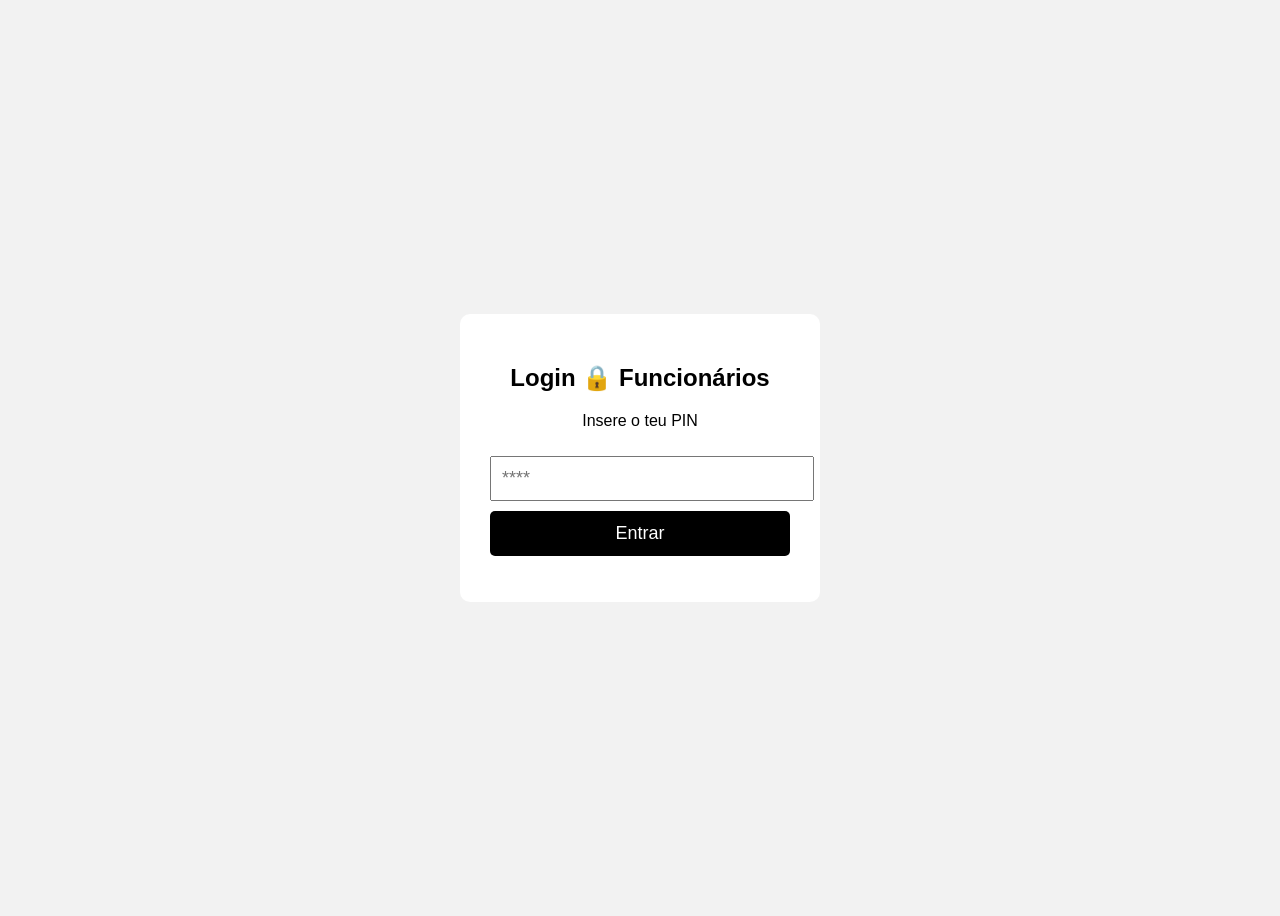
<file: login.html>
<!DOCTYPE html>
<html>
<head>
  <meta charset="UTF-8">
  <title>Login PIN</title>
  <link rel="stylesheet" href="styles.css">
</head>
<body>
  <div class="container">
    <h2>Login 🔒 Funcionários</h2>
    <p>Insere o teu PIN</p>
    <input id="pin" type="password" maxlength="4" placeholder="****">
    <button onclick="validarPIN()">Entrar</button>
    <p id="erro" class="erro"></p>
  </div>
  <script src="script.js"></script>
</body>
</html>
</file>
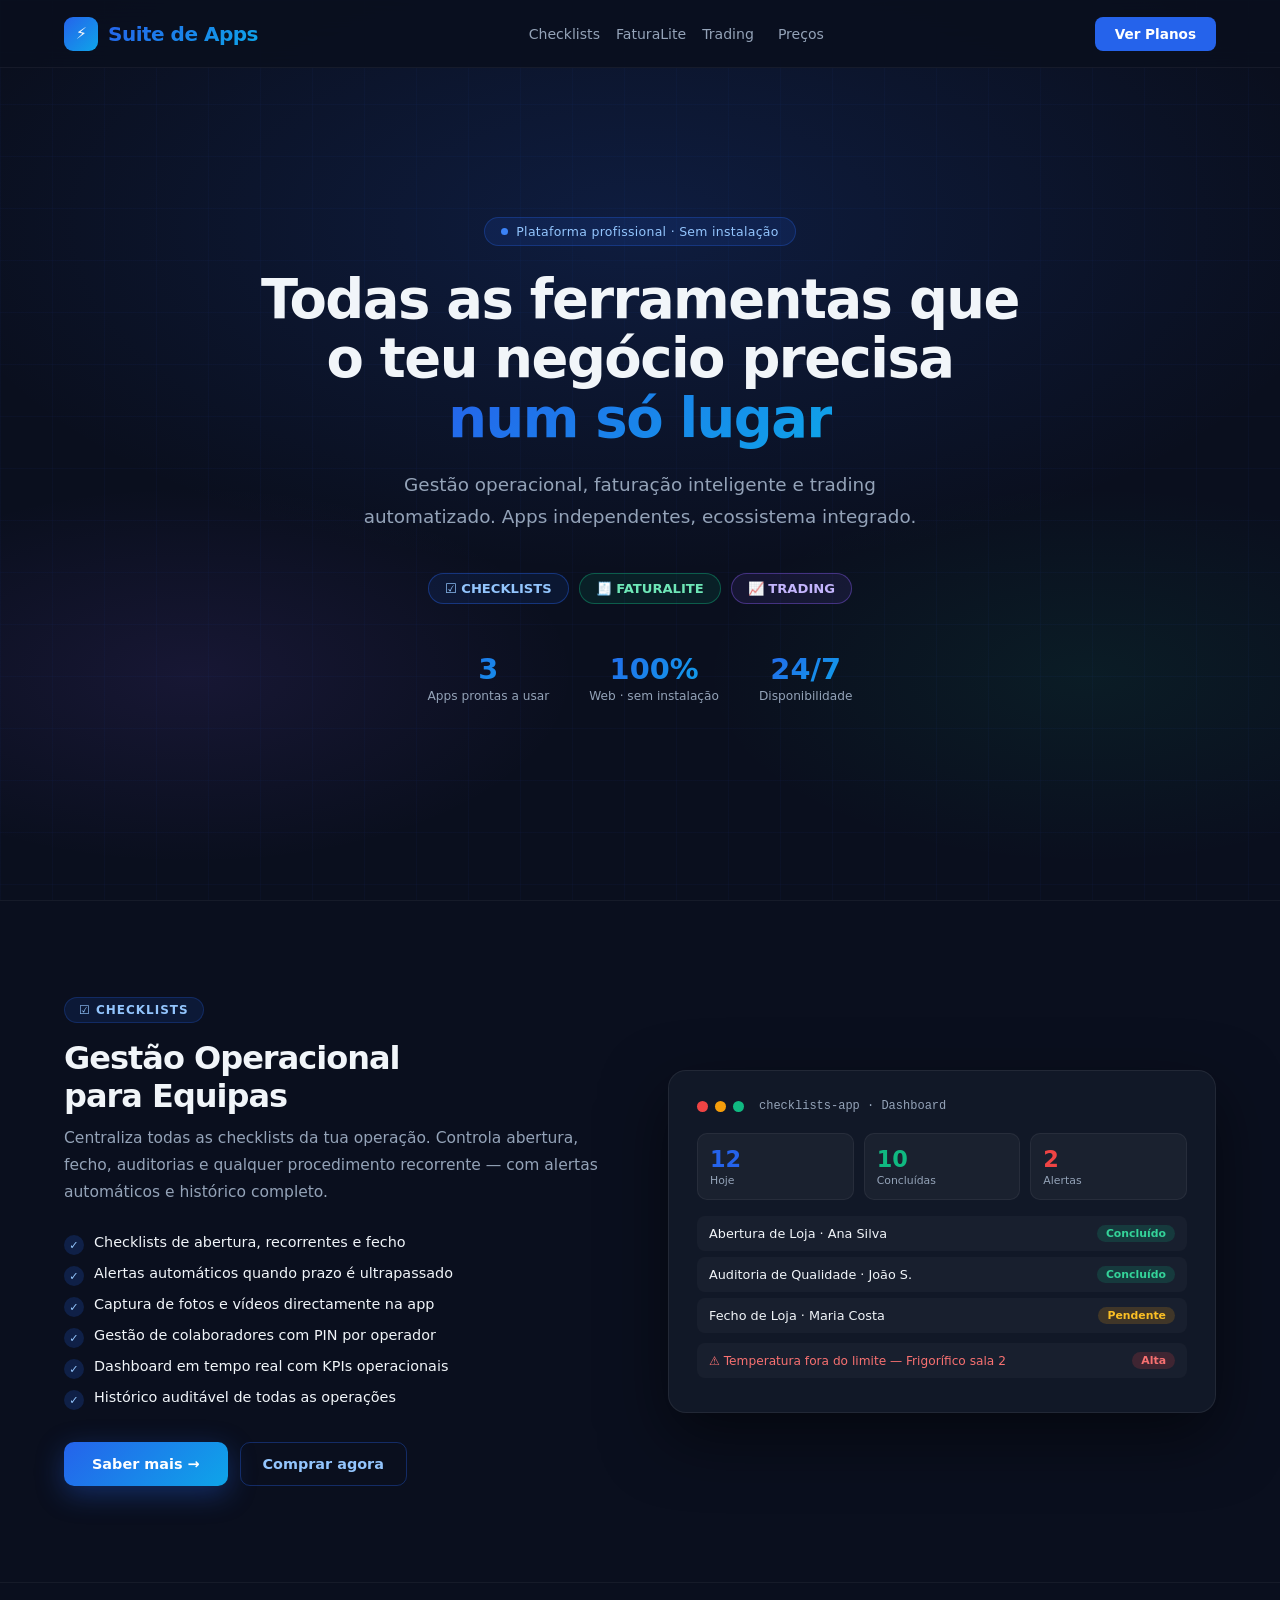
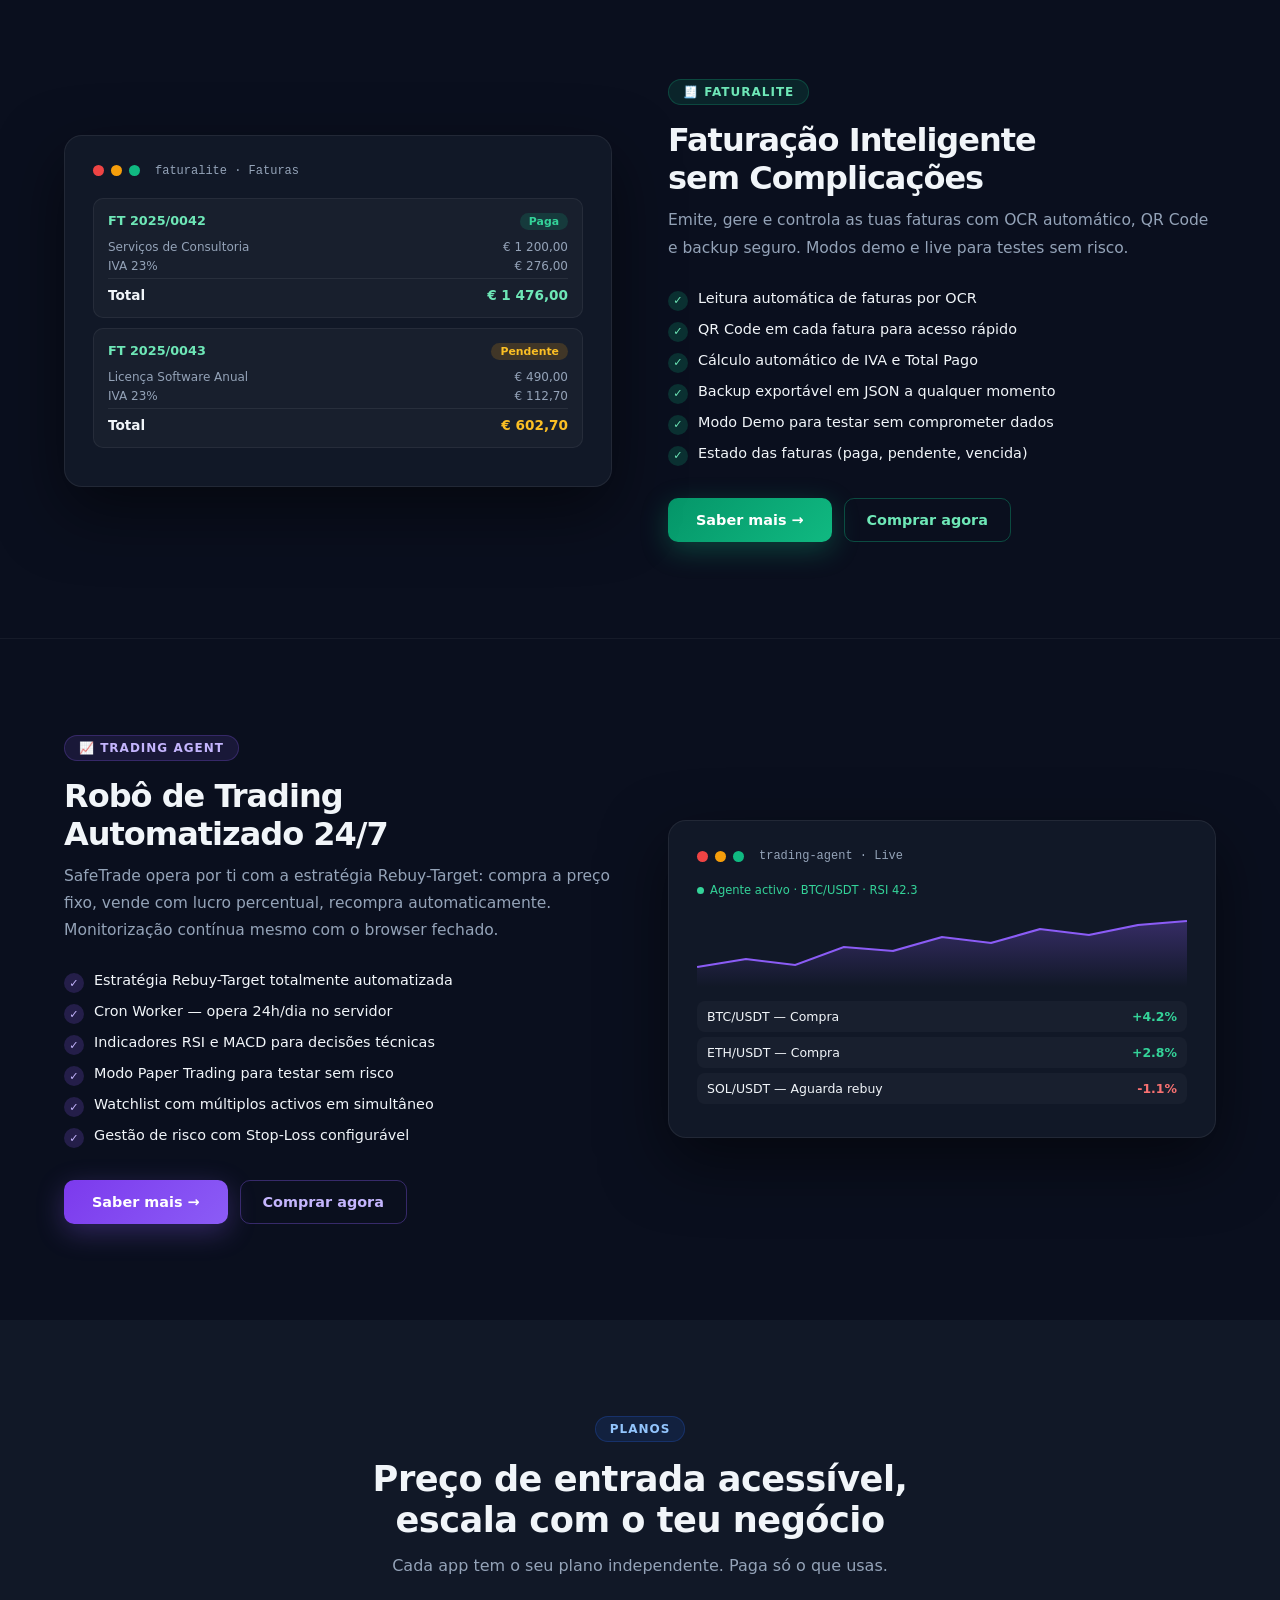
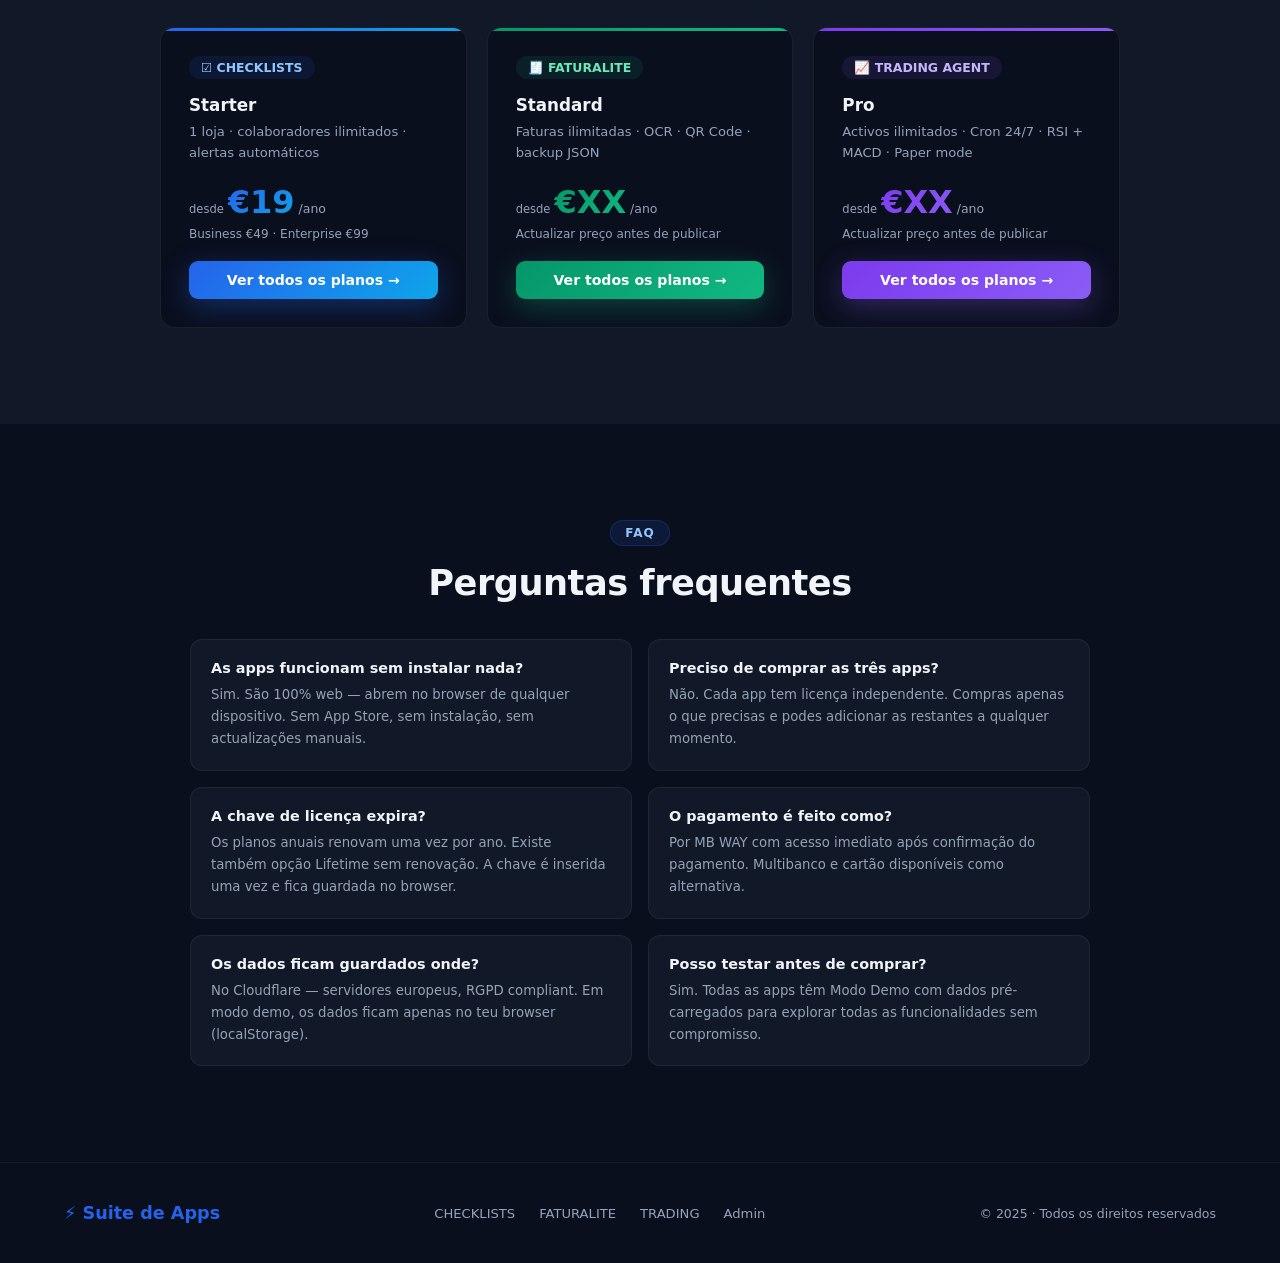
<file: produto.html>
<!DOCTYPE html>
<html lang="pt">
<head>
  <meta charset="UTF-8" />
  <meta name="viewport" content="width=device-width, initial-scale=1.0" />
  <title>Produto — Hub SaaS</title>
  <meta name="description" content="Landing page dinâmica do produto." />
  <style>
    /* ===== RESET & BASE ===== */
    *, *::before, *::after { box-sizing: border-box; margin: 0; padding: 0; }
    :root {
      --color-primary: #2563eb;
      --color-primary-light: rgba(37,99,235,0.15);
      --color-primary-dark: #1d4ed8;
      --bg-page: #0a0f1e;
      --bg-card: #0f172a;
      --bg-card2: #131c30;
      --border: rgba(255,255,255,0.08);
      --text: #f1f5f9;
      --text-muted: #94a3b8;
      --radius: 14px;
      --radius-sm: 8px;
      --transition: 0.22s ease;
    }

    html { scroll-behavior: smooth; }

    body {
      font-family: system-ui, -apple-system, BlinkMacSystemFont, 'Segoe UI', sans-serif;
      background: var(--bg-page);
      color: var(--text);
      min-height: 100vh;
      line-height: 1.6;
    }

    a { color: inherit; text-decoration: none; }

    img { max-width: 100%; display: block; }

    /* ===== OVERLAY / LOADER ===== */
    #page-loader {
      position: fixed; inset: 0; z-index: 9999;
      background: var(--bg-page);
      display: flex; flex-direction: column; align-items: center; justify-content: center;
      gap: 16px;
      transition: opacity 0.4s ease;
    }
    #page-loader.hidden { opacity: 0; pointer-events: none; }
    .loader-spinner {
      width: 42px; height: 42px;
      border: 3px solid var(--border);
      border-top-color: var(--color-primary);
      border-radius: 50%;
      animation: spin 0.8s linear infinite;
    }
    @keyframes spin { to { transform: rotate(360deg); } }
    .loader-text { color: var(--text-muted); font-size: 0.9rem; }

    /* ===== INACTIVE OVERLAY ===== */
    #inactive-overlay {
      display: none;
      position: fixed; inset: 0; z-index: 9000;
      background: rgba(10,15,30,0.95);
      align-items: center; justify-content: center;
      flex-direction: column; gap: 12px; text-align: center; padding: 32px;
    }
    #inactive-overlay.visible { display: flex; }
    #inactive-overlay h2 { font-size: 2rem; }
    #inactive-overlay p { color: var(--text-muted); }

    /* ===== ERROR OVERLAY ===== */
    #error-overlay {
      display: none;
      position: fixed; inset: 0; z-index: 8000;
      background: var(--bg-page);
      align-items: center; justify-content: center;
      flex-direction: column; gap: 12px; text-align: center; padding: 32px;
    }
    #error-overlay.visible { display: flex; }
    #error-overlay .err-icon { font-size: 3rem; }
    #error-overlay h2 { font-size: 1.5rem; }
    #error-overlay p { color: var(--text-muted); max-width: 420px; font-size: 0.95rem; }
    #error-overlay a {
      margin-top: 8px;
      padding: 10px 24px;
      background: var(--color-primary);
      border-radius: var(--radius-sm);
      font-weight: 600;
      transition: background var(--transition);
    }
    #error-overlay a:hover { background: var(--color-primary-dark); }

    /* ===== MAIN CONTENT ===== */
    #main-content { display: none; }
    #main-content.visible { display: block; }

    /* ===== NAVBAR ===== */
    /* @section: navbar */
    .navbar {
      position: sticky; top: 0; z-index: 100;
      backdrop-filter: blur(16px);
      background: rgba(10,15,30,0.8);
      border-bottom: 1px solid var(--border);
      padding: 0 24px;
      height: 60px;
      display: flex; align-items: center; justify-content: space-between;
    }
    .navbar-logo {
      display: flex; align-items: center; gap: 10px;
      font-weight: 700; font-size: 1rem;
      color: var(--text);
      transition: color var(--transition);
    }
    .navbar-logo:hover { color: var(--color-primary); }
    .navbar-logo .back-arrow {
      font-size: 1.1rem; color: var(--text-muted);
    }
    .navbar-logo .separator { color: var(--border); font-size: 1.2rem; }
    .navbar-app-name { color: var(--text); }
    .navbar-cta {
      padding: 8px 20px;
      background: var(--color-primary);
      border-radius: var(--radius-sm);
      font-weight: 600; font-size: 0.88rem;
      color: #fff;
      transition: background var(--transition), transform var(--transition);
      white-space: nowrap;
    }
    .navbar-cta:hover {
      background: var(--color-primary-dark);
      transform: translateY(-1px);
    }

    /* ===== HERO ===== */
    /* @section: hero */
    .hero {
      position: relative; overflow: hidden;
      padding: 100px 24px 80px;
      text-align: center;
    }
    .hero-bg {
      position: absolute; inset: 0; z-index: 0;
      background:
        radial-gradient(ellipse 80% 60% at 50% -10%, var(--color-primary-light) 0%, transparent 70%),
        var(--bg-page);
    }
    .hero-inner { position: relative; z-index: 1; max-width: 780px; margin: 0 auto; }
    .hero-badge {
      display: inline-flex; align-items: center; gap: 8px;
      padding: 6px 16px;
      background: var(--color-primary-light);
      border: 1px solid var(--color-primary);
      border-radius: 999px;
      font-size: 0.85rem; font-weight: 600;
      color: var(--color-primary);
      margin-bottom: 28px;
      letter-spacing: 0.03em;
    }
    .hero-title {
      font-size: clamp(2.2rem, 5vw, 4rem);
      font-weight: 800; line-height: 1.1;
      letter-spacing: -0.02em;
      margin-bottom: 20px;
      background: linear-gradient(135deg, #fff 30%, var(--color-primary) 100%);
      -webkit-background-clip: text;
      -webkit-text-fill-color: transparent;
      background-clip: text;
    }
    .hero-subtitle {
      font-size: clamp(1rem, 2.5vw, 1.25rem);
      color: var(--text-muted);
      max-width: 560px; margin: 0 auto 40px;
    }
    .hero-image-wrap {
      max-width: 680px; margin: 48px auto 0;
      border-radius: var(--radius);
      overflow: hidden;
      border: 1px solid var(--border);
      box-shadow: 0 24px 80px rgba(0,0,0,0.5);
    }
    .hero-image-wrap img { width: 100%; }
    .hero-buttons {
      display: flex; flex-wrap: wrap; gap: 12px;
      justify-content: center;
    }
    .btn-primary {
      display: inline-flex; align-items: center; gap: 6px;
      padding: 14px 32px;
      background: var(--color-primary);
      color: #fff; border-radius: var(--radius-sm);
      font-weight: 700; font-size: 1rem;
      transition: background var(--transition), transform var(--transition), box-shadow var(--transition);
      box-shadow: 0 0 0 0 var(--color-primary-light);
    }
    .btn-primary:hover {
      background: var(--color-primary-dark);
      transform: translateY(-2px);
      box-shadow: 0 8px 32px var(--color-primary-light);
    }
    .btn-outline {
      display: inline-flex; align-items: center; gap: 6px;
      padding: 14px 32px;
      background: transparent;
      border: 1px solid var(--border);
      color: var(--text); border-radius: var(--radius-sm);
      font-weight: 600; font-size: 1rem;
      transition: border-color var(--transition), background var(--transition), transform var(--transition);
    }
    .btn-outline:hover {
      border-color: var(--color-primary);
      background: var(--color-primary-light);
      transform: translateY(-2px);
    }

    /* ===== SECTION COMMONS ===== */
    section { padding: 80px 24px; }
    .container { max-width: 1080px; margin: 0 auto; }
    .section-label {
      display: inline-block;
      font-size: 0.78rem; font-weight: 700; letter-spacing: 0.1em;
      text-transform: uppercase;
      color: var(--color-primary);
      margin-bottom: 10px;
    }
    .section-title {
      font-size: clamp(1.6rem, 3.5vw, 2.4rem);
      font-weight: 800; line-height: 1.15;
      margin-bottom: 14px;
    }
    .section-sub {
      color: var(--text-muted);
      font-size: 1.05rem;
      max-width: 520px;
      margin-bottom: 48px;
    }
    .divider {
      height: 1px;
      background: linear-gradient(90deg, transparent, var(--color-primary), transparent);
      margin: 0 auto;
      max-width: 200px;
      margin-bottom: 56px;
      opacity: 0.4;
    }

    /* ===== FEATURES ===== */
    /* @section: features */
    #features { background: var(--bg-card2); }
    .features-grid {
      display: grid;
      grid-template-columns: repeat(auto-fill, minmax(280px, 1fr));
      gap: 20px;
    }
    .feature-card {
      background: var(--bg-card);
      border: 1px solid var(--border);
      border-radius: var(--radius);
      padding: 28px;
      transition: border-color var(--transition), transform var(--transition), box-shadow var(--transition);
    }
    .feature-card:hover {
      border-color: var(--color-primary);
      transform: translateY(-4px);
      box-shadow: 0 12px 40px rgba(0,0,0,0.3);
    }
    .feature-icon {
      width: 52px; height: 52px;
      border-radius: 12px;
      background: var(--color-primary-light);
      display: flex; align-items: center; justify-content: center;
      font-size: 1.5rem;
      margin-bottom: 18px;
    }
    .feature-title {
      font-weight: 700; font-size: 1.05rem;
      margin-bottom: 8px;
    }
    .feature-desc { color: var(--text-muted); font-size: 0.93rem; line-height: 1.6; }

    /* ===== PLANS ===== */
    /* @section: plans */
    #planos { }
    .plans-grid {
      display: grid;
      grid-template-columns: repeat(auto-fit, minmax(260px, 1fr));
      gap: 24px;
      align-items: start;
    }
    .plan-card {
      background: var(--bg-card);
      border: 1px solid var(--border);
      border-radius: var(--radius);
      padding: 32px 28px;
      position: relative;
      transition: border-color var(--transition), transform var(--transition);
    }
    .plan-card:hover { border-color: var(--color-primary); }
    .plan-card.popular {
      border-color: var(--color-primary);
      transform: scale(1.03);
      box-shadow: 0 0 0 1px var(--color-primary), 0 24px 60px rgba(0,0,0,0.4);
    }
    .popular-badge {
      position: absolute; top: -13px; left: 50%; transform: translateX(-50%);
      background: var(--color-primary);
      color: #fff; padding: 4px 16px; border-radius: 999px;
      font-size: 0.75rem; font-weight: 700; letter-spacing: 0.05em; white-space: nowrap;
    }
    .plan-name { font-weight: 800; font-size: 1.1rem; margin-bottom: 6px; }
    .plan-price-wrap { display: flex; align-items: baseline; gap: 4px; margin: 16px 0 8px; }
    .plan-currency { font-size: 1.1rem; color: var(--text-muted); margin-top: 6px; }
    .plan-price { font-size: 2.8rem; font-weight: 900; line-height: 1; }
    .plan-period { font-size: 0.9rem; color: var(--text-muted); }
    .plan-divider { height: 1px; background: var(--border); margin: 20px 0; }
    .plan-features { list-style: none; display: flex; flex-direction: column; gap: 10px; margin-bottom: 28px; }
    .plan-features li {
      display: flex; align-items: flex-start; gap: 10px;
      font-size: 0.92rem; color: var(--text-muted);
    }
    .plan-features li::before {
      content: '✓';
      color: var(--color-primary);
      font-weight: 700; flex-shrink: 0; margin-top: 1px;
    }
    .plan-cta {
      display: block; width: 100%; text-align: center;
      padding: 12px 20px;
      border-radius: var(--radius-sm);
      font-weight: 700; font-size: 0.95rem;
      background: var(--color-primary);
      color: #fff;
      transition: background var(--transition), transform var(--transition);
    }
    .plan-cta:hover { background: var(--color-primary-dark); transform: translateY(-1px); }
    .plan-card:not(.popular) .plan-cta {
      background: transparent;
      border: 1px solid var(--border);
      color: var(--text);
    }
    .plan-card:not(.popular) .plan-cta:hover {
      border-color: var(--color-primary);
      background: var(--color-primary-light);
    }

    /* ===== FAQ ===== */
    /* @section: faq */
    #faq { background: var(--bg-card2); }
    .faq-list { display: flex; flex-direction: column; gap: 12px; max-width: 720px; margin: 0 auto; }
    .faq-item {
      background: var(--bg-card);
      border: 1px solid var(--border);
      border-radius: var(--radius-sm);
      overflow: hidden;
    }
    .faq-q {
      width: 100%; text-align: left;
      padding: 18px 22px;
      background: none; border: none; cursor: pointer;
      color: var(--text);
      font-size: 0.97rem; font-weight: 600;
      display: flex; align-items: center; justify-content: space-between; gap: 12px;
      transition: color var(--transition);
    }
    .faq-q:hover { color: var(--color-primary); }
    .faq-arrow {
      flex-shrink: 0;
      width: 22px; height: 22px;
      border-radius: 50%;
      border: 1px solid var(--border);
      display: flex; align-items: center; justify-content: center;
      font-size: 0.75rem;
      transition: transform var(--transition), border-color var(--transition), background var(--transition);
    }
    .faq-item.open .faq-arrow {
      transform: rotate(180deg);
      border-color: var(--color-primary);
      background: var(--color-primary-light);
      color: var(--color-primary);
    }
    .faq-a {
      max-height: 0; overflow: hidden;
      transition: max-height 0.35s ease, padding var(--transition);
      padding: 0 22px;
      color: var(--text-muted); font-size: 0.93rem; line-height: 1.7;
    }
    .faq-item.open .faq-a {
      max-height: 500px;
      padding: 0 22px 18px;
    }

    /* ===== CTA FINAL ===== */
    /* @section: cta-final */
    #cta-final {
      text-align: center;
      position: relative; overflow: hidden;
    }
    .cta-bg {
      position: absolute; inset: 0; z-index: 0;
      background: linear-gradient(135deg, var(--color-primary) 0%, var(--color-primary-dark) 100%);
      opacity: 0.12;
    }
    .cta-inner { position: relative; z-index: 1; max-width: 600px; margin: 0 auto; }
    #cta-final .section-title { font-size: clamp(1.6rem, 3vw, 2.4rem); }
    #cta-final .section-sub { margin: 0 auto 36px; }

    /* ===== FOOTER ===== */
    /* @section: footer */
    footer {
      border-top: 1px solid var(--border);
      padding: 28px 24px;
      text-align: center;
      color: var(--text-muted);
      font-size: 0.88rem;
    }
    footer a {
      color: var(--color-primary);
      transition: color var(--transition);
    }
    footer a:hover { color: #fff; }
    footer .footer-row {
      display: flex; flex-wrap: wrap;
      justify-content: space-between; align-items: center;
      gap: 10px;
      max-width: 1080px; margin: 0 auto;
    }

    /* ===== SCROLL REVEAL ===== */
    .reveal { opacity: 0; transform: translateY(24px); transition: opacity 0.5s ease, transform 0.5s ease; }
    .reveal.visible { opacity: 1; transform: none; }

    /* ===== RESPONSIVE ===== */
    @media (max-width: 640px) {
      .hero { padding: 72px 20px 56px; }
      section { padding: 56px 20px; }
      .navbar { padding: 0 16px; }
      .plans-grid { grid-template-columns: 1fr; }
      .plan-card.popular { transform: none; }
      .hero-buttons { flex-direction: column; align-items: center; }
      .btn-primary, .btn-outline { width: 100%; justify-content: center; }
    }
  </style>
</head>
<body>

<!-- ===== LOADER ===== -->
<div id="page-loader">
  <div class="loader-spinner"></div>
  <p class="loader-text">A carregar produto…</p>
</div>

<!-- ===== INACTIVE OVERLAY ===== -->
<div id="inactive-overlay">
  <div style="font-size:3rem">🚧</div>
  <h2>Em breve</h2>
  <p>Este produto ainda não está disponível. A redirigir para o Hub…</p>
</div>

<!-- ===== ERROR OVERLAY ===== -->
<div id="error-overlay">
  <div class="err-icon">⚠️</div>
  <h2>Não foi possível carregar o produto</h2>
  <p id="error-msg">Verifique a ligação e tente novamente.</p>
  <a href="index.html">← Voltar ao Hub</a>
</div>

<!-- ===== MAIN CONTENT ===== -->
<div id="main-content">

  <!-- NAVBAR -->
  <!-- @section: navbar -->
  <nav class="navbar">
    <a href="index.html" class="navbar-logo">
      <span class="back-arrow">←</span>
      <span class="separator">|</span>
      <span>Hub</span>
      <span class="separator" style="margin:0 2px">/</span>
      <span class="navbar-app-name" id="nav-app-name">…</span>
    </a>
    <a href="#" class="navbar-cta" id="nav-cta">Começar agora</a>
  </nav>

  <!-- HERO -->
  <!-- @section: hero -->
  <section class="hero">
    <div class="hero-bg"></div>
    <div class="hero-inner">
      <div class="hero-badge reveal" id="hero-badge">☑ CHECKLISTS</div>
      <h1 class="hero-title reveal" id="hero-title">Título do Produto</h1>
      <p class="hero-subtitle reveal" id="hero-subtitle">Subtítulo descritivo aqui.</p>
      <div class="hero-buttons reveal">
        <a href="#" class="btn-primary" id="hero-cta-btn">🚀 Começar agora</a>
        <a href="#planos" class="btn-outline">Ver planos ↓</a>
      </div>
      <div class="hero-image-wrap reveal" id="hero-image-wrap" style="display:none">
        <img id="hero-image" data-src="hero" alt="Hero" />
      </div>
    </div>
  </section>

  <!-- FEATURES -->
  <!-- @section: features -->
  <section id="features">
    <div class="container">
      <div class="divider"></div>
      <span class="section-label reveal">Funcionalidades</span>
      <h2 class="section-title reveal">O que inclui</h2>
      <p class="section-sub reveal" id="features-sub"></p>
      <div class="features-grid" id="features-grid"></div>
    </div>
  </section>

  <!-- PLANS -->
  <!-- @section: plans -->
  <section id="planos">
    <div class="container">
      <div style="text-align:center">
        <span class="section-label reveal">Preços</span>
        <h2 class="section-title reveal">Escolhe o teu plano</h2>
        <p class="section-sub reveal" style="margin:0 auto 48px">Sem contratos. Cancela quando quiseres.</p>
      </div>
      <div class="plans-grid" id="plans-grid"></div>
    </div>
  </section>

  <!-- FAQ -->
  <!-- @section: faq -->
  <section id="faq">
    <div class="container">
      <div style="text-align:center; margin-bottom:0">
        <span class="section-label reveal">FAQ</span>
        <h2 class="section-title reveal">Perguntas frequentes</h2>
        <p class="section-sub reveal" style="margin:0 auto 44px">Tudo o que precisas de saber.</p>
      </div>
      <div class="faq-list" id="faq-list"></div>
    </div>
  </section>

  <!-- CTA FINAL -->
  <!-- @section: cta-final -->
  <section id="cta-final">
    <div class="cta-bg"></div>
    <div class="cta-inner">
      <h2 class="section-title reveal" id="cta-final-title">Pronto para começar?</h2>
      <p class="section-sub reveal" id="cta-final-sub">Junta-te a empresas que já confiam nesta solução.</p>
      <a href="#" class="btn-primary reveal" id="cta-final-btn" style="display:inline-flex">🚀 Começar agora</a>
    </div>
  </section>

  <!-- FOOTER -->
  <!-- @section: footer -->
  <footer>
    <div class="footer-row">
      <a href="index.html">← Todas as apps</a>
      <span id="footer-copy">© 2025 Hub SaaS. Todos os direitos reservados.</span>
    </div>
  </footer>

</div><!-- /main-content -->

<script>
/* =====================================================================
   PRODUTO.HTML — Landing page dinâmica universal
   Lê ?app= da URL → fetch Worker → monta a página
   ===================================================================== */

  const WORKER_URL = 'https://checklists-api.jorgepronto20.workers.dev';

  /* ---------- helpers ---------- */
  function hexToRgb(hex) {
    const r = /^#?([a-f\d]{2})([a-f\d]{2})([a-f\d]{2})$/i.exec(hex);
    return r ? { r: parseInt(r[1],16), g: parseInt(r[2],16), b: parseInt(r[3],16) } : null;
  }

  function darkenHex(hex, amount = 20) {
    const rgb = hexToRgb(hex);
    if (!rgb) return hex;
    const clamp = v => Math.max(0, Math.min(255, v));
    const toHex = v => v.toString(16).padStart(2,'0');
    return '#' + toHex(clamp(rgb.r - amount)) + toHex(clamp(rgb.g - amount)) + toHex(clamp(rgb.b - amount));
  }

  function applyColors(primary) {
    if (!primary) return;
    const dark  = darkenHex(primary, 30);
    const rgb   = hexToRgb(primary);
    const light = rgb ? `rgba(${rgb.r},${rgb.g},${rgb.b},0.15)` : 'rgba(37,99,235,0.15)';
    const root  = document.documentElement;
    root.style.setProperty('--color-primary',       primary);
    root.style.setProperty('--color-primary-dark',  dark);
    root.style.setProperty('--color-primary-light', light);
  }

  /* ---------- render sections ---------- */
  function renderFeatures(features) {
    const grid = document.getElementById('features-grid');
    if (!grid || !features?.length) return;
    grid.innerHTML = features.map(f => `
      <div class="feature-card reveal">
        <div class="feature-icon">${f.icon || '✦'}</div>
        <div class="feature-title">${f.title || ''}</div>
        <div class="feature-desc">${f.desc || ''}</div>
      </div>
    `).join('');
  }

  function renderPlans(plans) {
    const grid = document.getElementById('plans-grid');
    if (!grid || !plans?.length) return;
    const midIdx = plans.length === 3 ? 1 : -1;
    grid.innerHTML = plans.map((p, i) => {
      const isPopular = i === midIdx;
      const featuresList = (p.features || []).map(f => `<li>${f}</li>`).join('');
      return `
        <div class="plan-card reveal ${isPopular ? 'popular' : ''}">
          ${isPopular ? '<div class="popular-badge">⭐ Mais popular</div>' : ''}
          <div class="plan-name">${p.name || ''}</div>
          <div class="plan-price-wrap">
            <span class="plan-currency">€</span>
            <span class="plan-price">${p.price || '0'}</span>
            <span class="plan-period">/ ${p.period || 'mês'}</span>
          </div>
          <div class="plan-divider"></div>
          <ul class="plan-features">${featuresList}</ul>
          <a href="${p.cta || '#'}" class="plan-cta">${isPopular ? '🚀 ' : ''}Escolher plano</a>
        </div>
      `;
    }).join('');
  }

  function renderFaq(faq) {
    const list = document.getElementById('faq-list');
    if (!list || !faq?.length) return;
    list.innerHTML = faq.map((item, i) => `
      <div class="faq-item reveal" data-idx="${i}">
        <button class="faq-q" type="button">
          <span>${item.q || ''}</span>
          <span class="faq-arrow">▾</span>
        </button>
        <div class="faq-a">${item.a || ''}</div>
      </div>
    `).join('');

    list.addEventListener('click', e => {
      const btn = e.target.closest('.faq-q');
      if (!btn) return;
      const item = btn.closest('.faq-item');
      const isOpen = item.classList.contains('open');
      // close all
      list.querySelectorAll('.faq-item.open').forEach(el => el.classList.remove('open'));
      if (!isOpen) item.classList.add('open');
    });
  }

  /* ---------- populate text fields ---------- */
  function populatePage(cfg) {
    const appName = cfg.app || 'app';

    // navbar
    document.title = (cfg.title || appName) + ' — Hub SaaS';
    document.getElementById('nav-app-name').textContent = cfg.title || appName;
    const navCta = document.getElementById('nav-cta');
    navCta.textContent = cfg.cta_label || 'Começar agora';
    navCta.href = cfg.cta_url || '#';

    // hero
    document.getElementById('hero-badge').innerHTML =
      `${cfg.badge || '☑'} <span>${(cfg.title || appName).toUpperCase()}</span>`;
    document.getElementById('hero-title').textContent = cfg.title || appName;
    document.getElementById('hero-subtitle').textContent = cfg.subtitle || '';

    const heroCta = document.getElementById('hero-cta-btn');
    heroCta.textContent = '🚀 ' + (cfg.cta_label || 'Começar agora');
    heroCta.href = cfg.cta_url || '#';

    if (cfg.hero_image) {
      const wrap = document.getElementById('hero-image-wrap');
      const img  = document.getElementById('hero-image');
      img.src = cfg.hero_image;
      img.alt = cfg.title || '';
      wrap.style.display = '';
    }

    // features sub
    const fSub = document.getElementById('features-sub');
    if (fSub) fSub.textContent = cfg.subtitle || '';

    // cta final
    document.getElementById('cta-final-title').textContent =
      'Pronto para começar com ' + (cfg.title || appName) + '?';
    const ctaFinalSub = document.getElementById('cta-final-sub');
    ctaFinalSub.textContent = cfg.subtitle || 'Junta-te a empresas que já confiam nesta solução.';

    const ctaFinalBtn = document.getElementById('cta-final-btn');
    ctaFinalBtn.textContent = '🚀 ' + (cfg.cta_label || 'Começar agora');
    ctaFinalBtn.href = cfg.cta_url || '#';

    // footer
    const year = new Date().getFullYear();
    document.getElementById('footer-copy').textContent =
      `© ${year} ${cfg.title || 'Hub SaaS'}. Todos os direitos reservados.`;

    // sections
    renderFeatures(cfg.features);
    renderPlans(cfg.plans);
    renderFaq(cfg.faq);
  }

  /* ---------- scroll reveal ---------- */
  function initReveal() {
    const io = new IntersectionObserver(entries => {
      entries.forEach(e => { if (e.isIntersecting) { e.target.classList.add('visible'); io.unobserve(e.target); } });
    }, { threshold: 0.08 });
    document.querySelectorAll('.reveal').forEach(el => io.observe(el));
  }

  /* ---------- show/hide helpers ---------- */
  function hideLoader() {
    const loader = document.getElementById('page-loader');
    loader.classList.add('hidden');
    setTimeout(() => loader.remove(), 500);
  }

  function showMain() {
    document.getElementById('main-content').classList.add('visible');
    initReveal();
  }

  function showInactive() {
    document.getElementById('inactive-overlay').classList.add('visible');
    setTimeout(() => { window.location.href = 'index.html'; }, 3000);
  }

  function showError(msg) {
    document.getElementById('error-msg').textContent = msg || 'Não foi possível carregar o produto.';
    document.getElementById('error-overlay').classList.add('visible');
  }

  /* ---------- MAIN ---------- */
  (async () => {
    // 1. Ler ?app=
    const params = new URLSearchParams(window.location.search);
    const app    = params.get('app');

    if (!app) {
      hideLoader();
      window.location.href = 'index.html';
      return;
    }

    // 2. Fetch config
    let cfg;
    try {
      const resp = await fetch(`${WORKER_URL}/api/cms/landing/${encodeURIComponent(app)}`);
      if (!resp.ok) throw new Error(`HTTP ${resp.status}`);
      const json = await resp.json();
      cfg = json?.data || json;
      if (!cfg || typeof cfg !== 'object') throw new Error('Resposta inválida do Worker');
    } catch (err) {
      hideLoader();
      showError(`Erro ao carregar "${app}": ${err.message}`);
      return;
    }

    // 3. Verificar active
    if (cfg.active === false) {
      hideLoader();
      showInactive();
      return;
    }

    // 4. Aplicar cores
    applyColors(cfg.color_primary || '#2563eb');

    // 5. Popular página
    populatePage(cfg);

    // 6. Mostrar
    hideLoader();
    showMain();
  })();
</script>
</body>
</html>
</file>
<file: styles.css>
body { font-family: Arial; background:#f2f2f2; display:flex; justify-content:center; align-items:center; height:100vh; }
.container { background:white; padding:30px; border-radius:10px; width:300px; text-align:center; }
input { width:100%; padding:10px; margin:10px 0; font-size:18px; }
button { width:100%; padding:12px; background:black; color:white; border:none; font-size:18px; cursor:pointer; border-radius:5px; }
.erro { color:red; margin-top:10px; }
</file>
